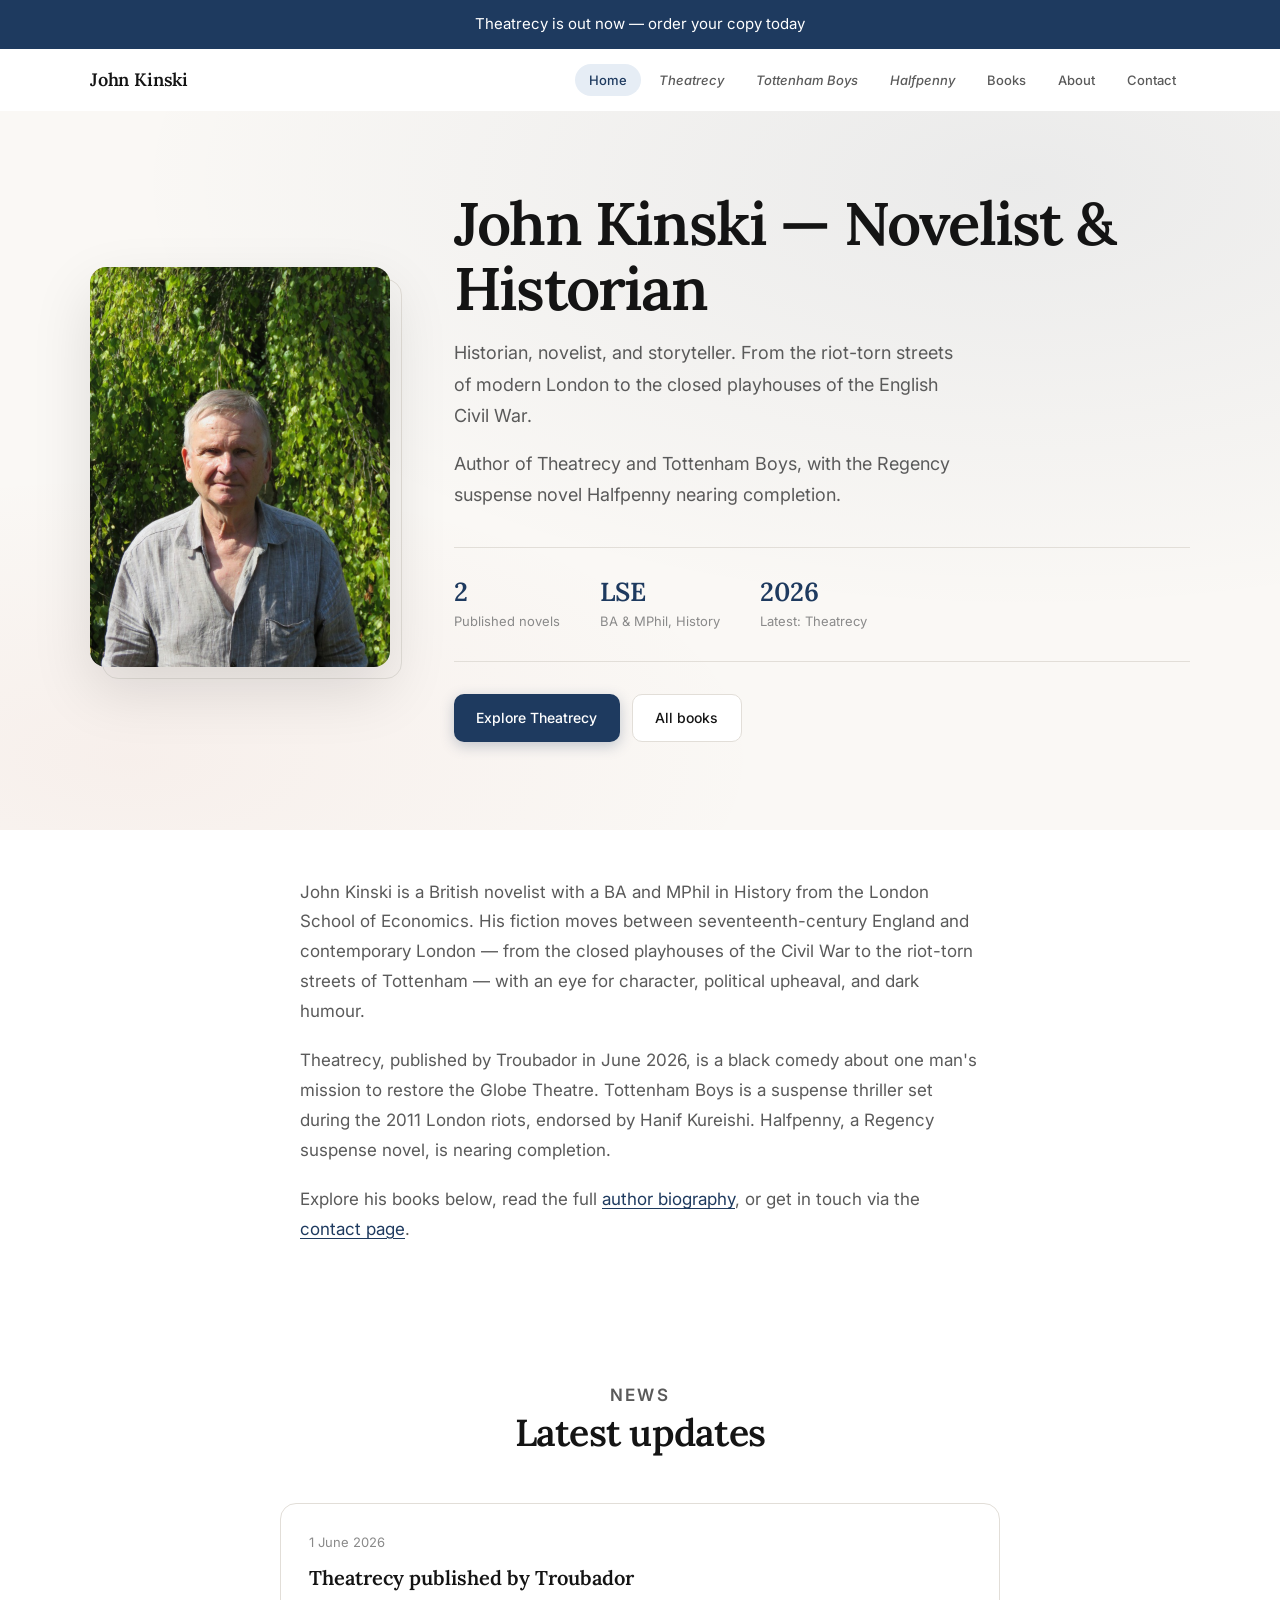
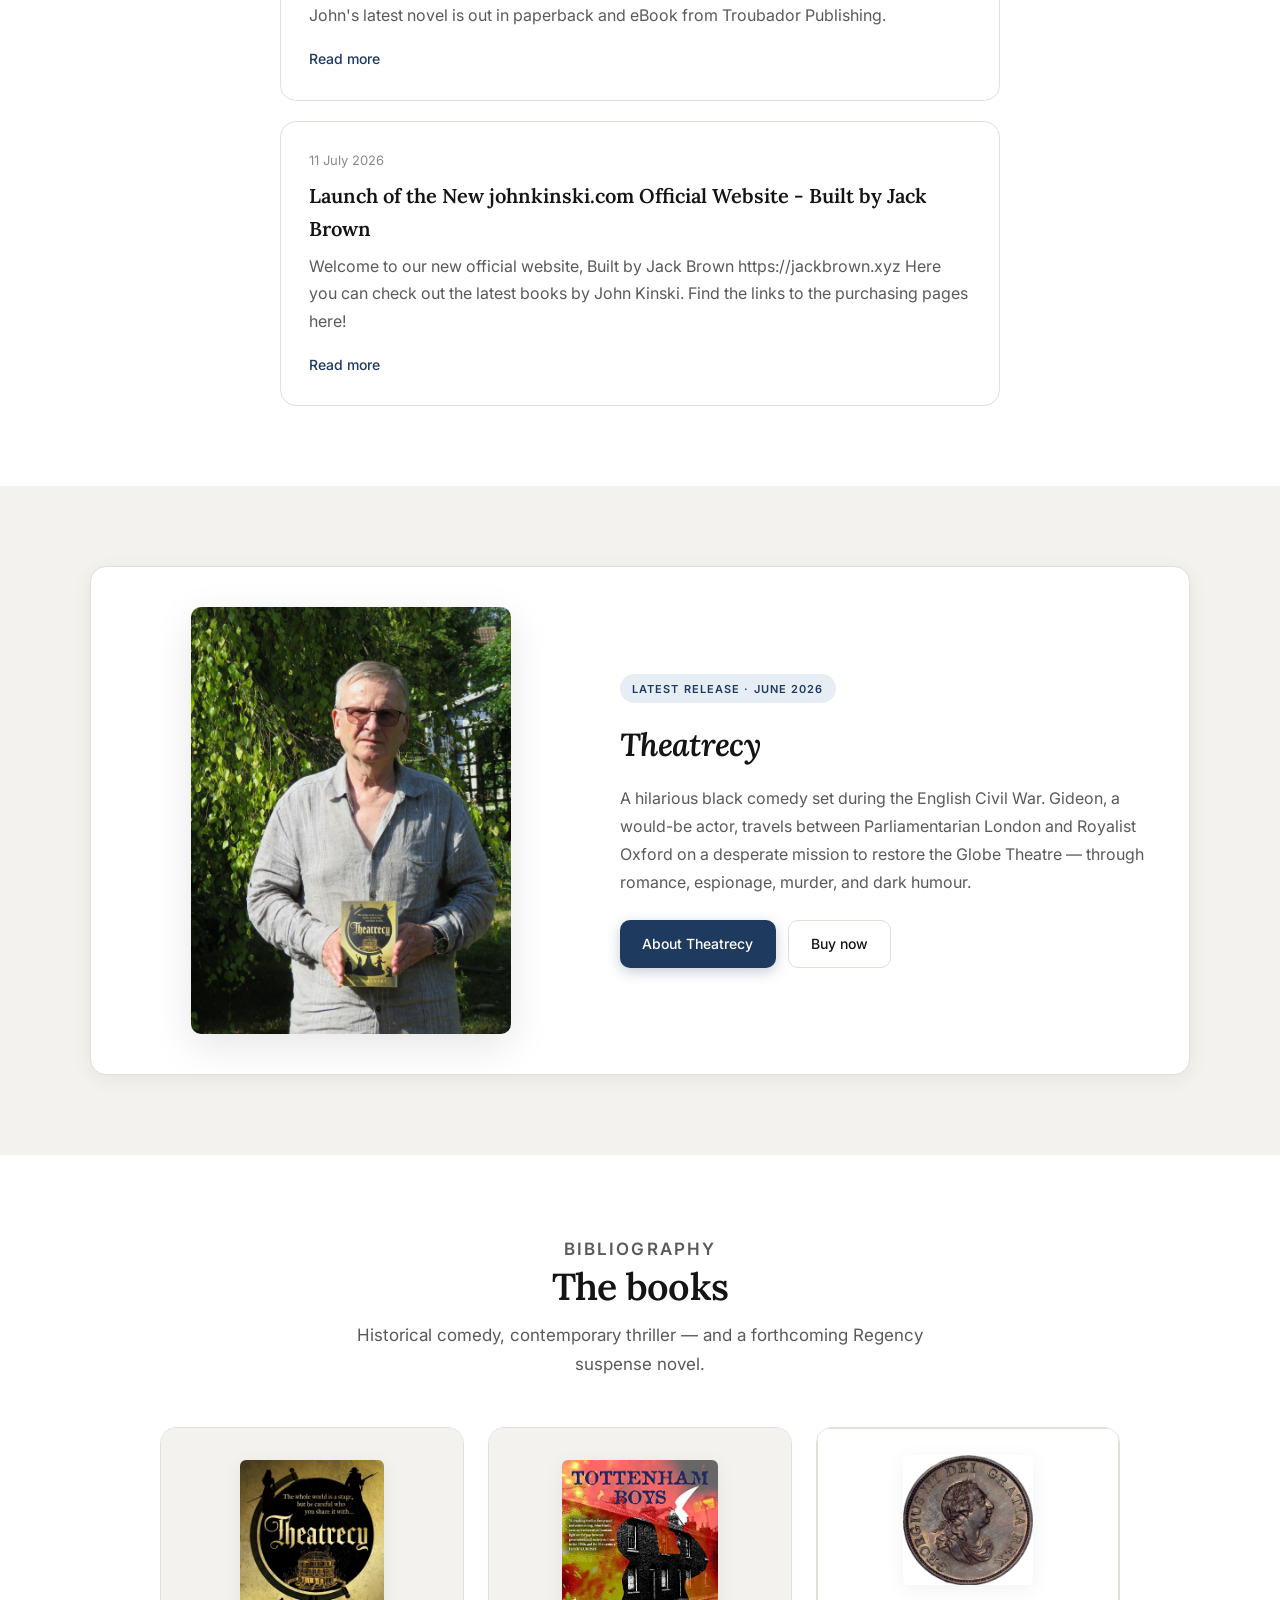
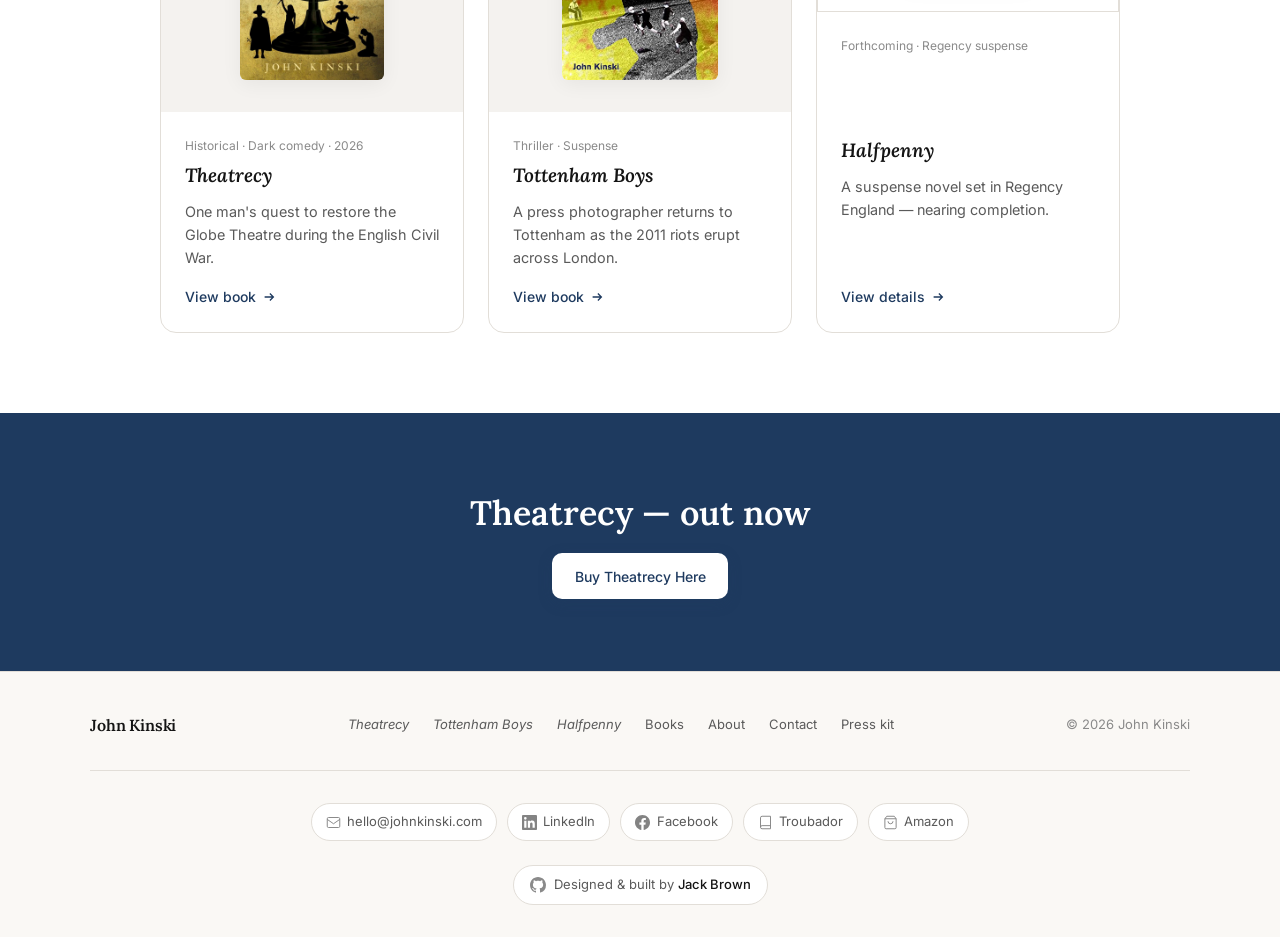
<file: index.html>
<!DOCTYPE html>
<html lang="en-GB">
<head>
	<meta charset="UTF-8">
	<meta name="viewport" content="width=device-width, initial-scale=1.0">
	<meta name="description" content="John Kinski — author of Theatrecy, Tottenham Boys, and the forthcoming novel Halfpenny. Historical fiction, thrillers, and dark comedy.">
	<link rel="canonical" href="https://johnkinski.com/">
	<meta property="og:type" content="website">
	<meta property="og:locale" content="en_GB">
	<meta property="og:site_name" content="John Kinski">
	<meta property="og:url" content="https://johnkinski.com/">
	<meta property="og:title" content="John Kinski — Novelist | Theatrecy &amp; Tottenham Boys">
	<meta property="og:description" content="Author of Theatrecy and Tottenham Boys. Forthcoming Regency suspense novel Halfpenny. Historical fiction, thrillers, and dark comedy.">
	<meta property="og:image" content="https://johnkinski.com/images/og-image.jpg">
	<meta property="og:image:width" content="1200">
	<meta property="og:image:height" content="630">
	<meta property="og:image:type" content="image/jpeg">
	<meta property="og:image:alt" content="John Kinski — author of Theatrecy, Tottenham Boys, and Halfpenny">
	<meta name="twitter:card" content="summary_large_image">
	<meta name="twitter:title" content="John Kinski — Novelist | Theatrecy &amp; Tottenham Boys">
	<meta name="twitter:description" content="Author of Theatrecy and Tottenham Boys. Forthcoming Regency suspense novel Halfpenny.">
	<meta name="twitter:image" content="https://johnkinski.com/images/og-image.jpg">
	<meta name="twitter:image:alt" content="John Kinski — author of Theatrecy and Tottenham Boys">
	<title>John Kinski — Novelist | Theatrecy &amp; Tottenham Boys</title>
	<link rel="preconnect" href="https://fonts.googleapis.com">
	<link rel="preconnect" href="https://fonts.gstatic.com" crossorigin>
	<link href="https://fonts.googleapis.com/css2?family=Inter:wght@400;500;600&family=Lora:ital,wght@0,400;0,600;1,400&display=swap" rel="stylesheet">
	<link rel="icon" href="images/favicon.svg" type="image/svg+xml">
	<link rel="apple-touch-icon" href="images/apple-touch-icon.png">
	<link rel="stylesheet" href="css/style.css?v=3">
	<script type="application/ld+json">
	{
		"@context": "https://schema.org",
		"@graph": [
			{
				"@type": "WebSite",
				"name": "John Kinski",
				"url": "https://johnkinski.com/"
			},
			{
				"@type": "Person",
				"@id": "https://johnkinski.com/#author",
				"name": "John Kinski",
				"url": "https://johnkinski.com/",
				"email": "hello@johnkinski.com",
				"jobTitle": "Novelist",
				"image": "https://johnkinski.com/images/john-kinski-portrait.jpg",
				"description": "Author of Theatrecy, Tottenham Boys, and the forthcoming novel Halfpenny.",
				"sameAs": [
					"https://www.linkedin.com/in/john-kinski-4109a56a",
					"https://troubador.co.uk/author/john-kinski",
					"https://www.facebook.com/profile.php?id=61591485012416"
				]
			},
			{
				"@type": "ItemList",
				"name": "Books by John Kinski",
				"itemListElement": [
					{"@type": "ListItem", "position": 1, "url": "https://johnkinski.com/theatrecy.html", "name": "Theatrecy"},
					{"@type": "ListItem", "position": 2, "url": "https://johnkinski.com/tottenham-boys.html", "name": "Tottenham Boys"},
					{"@type": "ListItem", "position": 3, "url": "https://johnkinski.com/halfpenny.html", "name": "Halfpenny"}
				]
			}
		]
	}
	</script>
</head>
<body>
	<div id="site-announcement" class="site-announcement" hidden>
		<div class="wrap site-announcement-inner">
			<p id="site-announcement-text"></p>
			<a id="site-announcement-link" class="site-announcement-link" hidden aria-label="Announcement link"></a>
		</div>
	</div>
	<header>
		<div class="wrap">
			<a href="index.html" class="logo">John Kinski</a>
			<button class="menu-btn" aria-expanded="false" aria-controls="nav">Menu</button>
			<nav id="nav">
				<ul>
					<li><a href="index.html" class="active">Home</a></li>
					<li><a href="theatrecy.html"><em>Theatrecy</em></a></li>
					<li><a href="tottenham-boys.html"><em>Tottenham Boys</em></a></li>
					<li><a href="halfpenny.html"><em>Halfpenny</em></a></li>
					<li><a href="books.html">Books</a></li>
					<li><a href="about.html">About</a></li>
					<li><a href="contact.html">Contact</a></li>
				</ul>
			</nav>
		</div>
	</header>

	<main>
		<section class="hero">
			<div class="wrap">
				<div class="hero-layout">
					<div class="portrait-wrap reveal">
						<img src="images/john-kinski-portrait.jpg" alt="John Kinski, author" class="portrait" width="300" height="400">
					</div>
					<div class="hero-text">
						<h1 class="reveal" id="hero-title">John Kinski — Novelist &amp; Historian</h1>
						<p class="lead reveal reveal-delay-1" id="hero-lead-1">Historian, novelist, and storyteller. From the riot-torn streets of modern London to the closed playhouses of the English Civil War.</p>
						<p class="lead reveal reveal-delay-1" id="hero-lead-2">Author of <em>Theatrecy</em> and <em>Tottenham Boys</em>, with the Regency suspense novel <em>Halfpenny</em> nearing completion.</p>
						<div class="hero-stats reveal reveal-delay-2">
							<div class="hero-stat"><strong id="hero-stat-1-value">2</strong><span id="hero-stat-1-label">Published novels</span></div>
							<div class="hero-stat"><strong id="hero-stat-2-value">LSE</strong><span id="hero-stat-2-label">BA &amp; MPhil, History</span></div>
							<div class="hero-stat"><strong id="hero-stat-3-value">2026</strong><span id="hero-stat-3-label">Latest: <em>Theatrecy</em></span></div>
						</div>
						<div class="hero-actions reveal reveal-delay-3">
							<a href="theatrecy.html" class="btn btn-primary" id="hero-btn-primary">Explore <em>Theatrecy</em></a>
							<a href="books.html" class="btn btn-secondary" id="hero-btn-secondary">All books</a>
						</div>
					</div>
				</div>
			</div>
		</section>

		<section class="home-intro">
			<div class="wrap-narrow">
				<p class="reveal" id="intro-p1">John Kinski is a British novelist with a BA and MPhil in History from the London School of Economics. His fiction moves between seventeenth-century England and contemporary London — from the closed playhouses of the Civil War to the riot-torn streets of Tottenham — with an eye for character, political upheaval, and dark humour.</p>
				<p class="reveal reveal-delay-1" id="intro-p2"><em>Theatrecy</em>, published by Troubador in June 2026, is a black comedy about one man's mission to restore the Globe Theatre. <em>Tottenham Boys</em> is a suspense thriller set during the 2011 London riots, endorsed by Hanif Kureishi. <em>Halfpenny</em>, a Regency suspense novel, is nearing completion.</p>
				<p class="reveal reveal-delay-2">Explore his books below, read the full <a href="about.html">author biography</a>, or get in touch via the <a href="contact.html">contact page</a>.</p>
			</div>
		</section>

		<section id="news-section" hidden>
			<div class="wrap">
				<div class="section-head center reveal">
					<p class="section-label">News</p>
					<h2>Latest updates</h2>
				</div>
				<div class="news-list" id="news-list"></div>
			</div>
		</section>

		<section class="alt">
			<div class="wrap">
				<div class="featured-spotlight reveal">
					<div class="featured-spotlight-cover">
						<img src="images/john-kinski-theatrecy.jpg" alt="John Kinski holding Theatrecy" width="320" height="427">
					</div>
					<div>
						<span class="featured-badge" id="featured-badge">Latest release · June 2026</span>
						<h2><em id="featured-title">Theatrecy</em></h2>
						<p id="featured-description">A hilarious black comedy set during the English Civil War. Gideon, a would-be actor, travels between Parliamentarian London and Royalist Oxford on a desperate mission to restore the Globe Theatre — through romance, espionage, murder, and dark humour.</p>
						<div class="hero-actions">
							<a href="theatrecy.html" class="btn btn-primary" id="featured-btn-primary">About <em>Theatrecy</em></a>
							<a href="https://troubador.co.uk/bookshop/historical/theatrecy" class="btn btn-secondary" id="featured-btn-secondary" target="_blank" rel="noopener noreferrer">Buy now</a>
						</div>
					</div>
				</div>
			</div>
		</section>

		<section>
			<div class="wrap">
				<div class="section-head center reveal">
					<p class="section-label">Bibliography</p>
					<h2>The books</h2>
					<p>Historical comedy, contemporary thriller — and a forthcoming Regency suspense novel.</p>
				</div>
				<div class="book-grid">
					<a href="theatrecy.html" class="book-card reveal">
						<div class="book-card-cover">
							<img src="images/theatrecy-cover.jpg" alt="Theatrecy" width="130" height="200">
						</div>
						<div class="book-card-body">
							<p class="genre">Historical · Dark comedy · 2026</p>
							<h3><em>Theatrecy</em></h3>
							<p>One man's quest to restore the Globe Theatre during the English Civil War.</p>
							<span class="book-card-link">View book <svg viewBox="0 0 16 16" fill="none" stroke="currentColor" stroke-width="1.5"><path d="M3 8h10M9 4l4 4-4 4"/></svg></span>
						</div>
					</a>
					<a href="tottenham-boys.html" class="book-card reveal reveal-delay-1">
						<div class="book-card-cover">
							<img src="images/tottenham-boys-cover.jpg" alt="Tottenham Boys" width="130" height="184">
						</div>
						<div class="book-card-body">
							<p class="genre">Thriller · Suspense</p>
							<h3><em>Tottenham Boys</em></h3>
							<p>A press photographer returns to Tottenham as the 2011 riots erupt across London.</p>
							<span class="book-card-link">View book <svg viewBox="0 0 16 16" fill="none" stroke="currentColor" stroke-width="1.5"><path d="M3 8h10M9 4l4 4-4 4"/></svg></span>
						</div>
					</a>
					<a href="halfpenny.html" class="book-card coming-soon reveal reveal-delay-2">
						<div class="book-card-cover">
							<img src="images/halfpenny-coin.png" alt="Halfpenny" class="halfpenny-coin" width="130" height="130">
						</div>
						<div class="book-card-body">
							<p class="genre">Forthcoming · Regency suspense</p>
							<h3><em>Halfpenny</em></h3>
							<p>A suspense novel set in Regency England — nearing completion.</p>
							<span class="book-card-link">View details <svg viewBox="0 0 16 16" fill="none" stroke="currentColor" stroke-width="1.5"><path d="M3 8h10M9 4l4 4-4 4"/></svg></span>
						</div>
					</a>
				</div>
			</div>
		</section>

		<section class="cta-band" id="homepage-cta">
			<div class="wrap reveal">
				<h2 id="homepage-announcement"><em>Theatrecy</em> — out now</h2>
				<a id="homepage-button" class="btn btn-primary" href="https://troubador.co.uk/bookshop/historical/theatrecy" target="_blank" rel="noopener noreferrer">Buy <em>Theatrecy</em></a>
			</div>
		</section>
	</main>

	<footer>
		<div class="wrap">
			<div class="footer-inner">
				<a href="index.html" class="logo">John Kinski</a>
				<div class="footer-links">
					<a href="theatrecy.html"><em>Theatrecy</em></a>
					<a href="tottenham-boys.html"><em>Tottenham Boys</em></a>
					<a href="halfpenny.html"><em>Halfpenny</em></a>
					<a href="books.html">Books</a>
					<a href="about.html">About</a>
					<a href="contact.html">Contact</a>
					<a href="press-kit.html">Press kit</a>
				</div>
				<p>&copy; 2026 John Kinski</p>
			</div>
			<div class="footer-social">
				<a href="mailto:hello@johnkinski.com">
					<svg viewBox="0 0 24 24" fill="none" stroke="currentColor" stroke-width="1.5" aria-hidden="true"><rect x="2" y="4" width="20" height="16" rx="2"/><path d="M2 7l10 7 10-7"/></svg>
					hello@johnkinski.com
				</a>
				<a href="https://www.linkedin.com/in/john-kinski-4109a56a" target="_blank" rel="noopener noreferrer">
					<svg viewBox="0 0 24 24" fill="currentColor" aria-hidden="true"><path d="M20.447 20.452h-3.554v-5.569c0-1.328-.027-3.037-1.852-3.037-1.853 0-2.136 1.445-2.136 2.939v5.667H9.351V9h3.414v1.561h.046c.477-.9 1.637-1.85 3.37-1.85 3.601 0 4.267 2.37 4.267 5.455v6.286zM5.337 7.433a2.062 2.062 0 01-2.063-2.065 2.064 2.064 0 114.126 0 2.063 2.063 0 01-2.063 2.065zm1.782 13.019H3.555V9h3.564v11.452zM22.225 0H1.771C.792 0 0 .774 0 1.729v20.542C0 23.227.792 24 1.771 24h20.451C23.2 24 24 23.227 24 22.271V1.729C24 .774 23.2 0 22.222 0h.003z"/></svg>
					LinkedIn
				</a>
				<a href="https://www.facebook.com/profile.php?id=61591485012416" target="_blank" rel="noopener noreferrer">
					<svg viewBox="0 0 24 24" fill="currentColor" aria-hidden="true"><path d="M24 12.073C24 5.405 18.627 0 12 0S0 5.405 0 12.073C0 18.1 4.388 23.094 10.125 24v-8.437H7.078v-3.49h3.047V9.43c0-3.007 1.792-4.669 4.533-4.669 1.312 0 2.686.235 2.686.235v2.953H15.83c-1.491 0-1.956.925-1.956 1.874v2.25h3.328l-.532 3.49h-2.796V24C19.612 23.094 24 18.1 24 12.073z"/></svg>
					Facebook
				</a>
				<a href="https://troubador.co.uk/author/john-kinski" target="_blank" rel="noopener noreferrer">
					<svg viewBox="0 0 24 24" fill="none" stroke="currentColor" stroke-width="1.5" aria-hidden="true"><path d="M4 19.5A2.5 2.5 0 016.5 17H20"/><path d="M6.5 2H20v20H6.5A2.5 2.5 0 014 19.5v-15A2.5 2.5 0 016.5 2z"/></svg>
					Troubador
				</a>
				<a href="https://www.amazon.co.uk/s?k=John+Kinski+author" target="_blank" rel="noopener noreferrer">
					<svg viewBox="0 0 24 24" fill="none" stroke="currentColor" stroke-width="1.5" aria-hidden="true"><path d="M6 2L3 6v14a2 2 0 002 2h14a2 2 0 002-2V6l-3-4z"/><path d="M3 6h18M16 10a4 4 0 01-8 0"/></svg>
					Amazon
				</a>
			</div>
			<div class="footer-credit">
				<a href="https://github.com/null65" target="_blank" rel="noopener noreferrer">
					<svg viewBox="0 0 16 16" fill="currentColor" aria-hidden="true"><path d="M8 0C3.58 0 0 3.58 0 8c0 3.54 2.29 6.53 5.47 7.59.4.07.55-.17.55-.38 0-.19-.01-.82-.01-1.49-2.01.37-2.53-.49-2.69-.94-.09-.23-.48-.94-.82-1.13-.28-.15-.68-.52-.01-.53.63-.01 1.08.58 1.23.82.72 1.21 1.87.87 2.33.66.07-.52.28-.87.51-1.07-1.78-.2-3.64-.89-3.64-3.95 0-.87.31-1.59.82-2.15-.08-.2-.36-1.02.08-2.12 0 0 .67-.21 2.2.82.64-.18 1.32-.27 2-.27.68 0 1.36.09 2 .27 1.53-1.04 2.2-.82 2.2-.82.44 1.1.16 1.92.08 2.12.51.56.82 1.27.82 2.15 0 3.07-1.87 3.75-3.65 3.95.29.25.54.73.54 1.48 0 1.07-.01 1.93-.01 2.2 0 .21.15.46.55.38A8.013 8.013 0 0016 8c0-4.42-3.58-8-8-8z"/></svg>
					<span>Designed &amp; built by <strong>Jack Brown</strong></span>
				</a>
			</div>
		</div>
	</footer>

	<script src="js/main.js"></script>
	<script src="js/site-content.js"></script>
</body>
</html>
</file>
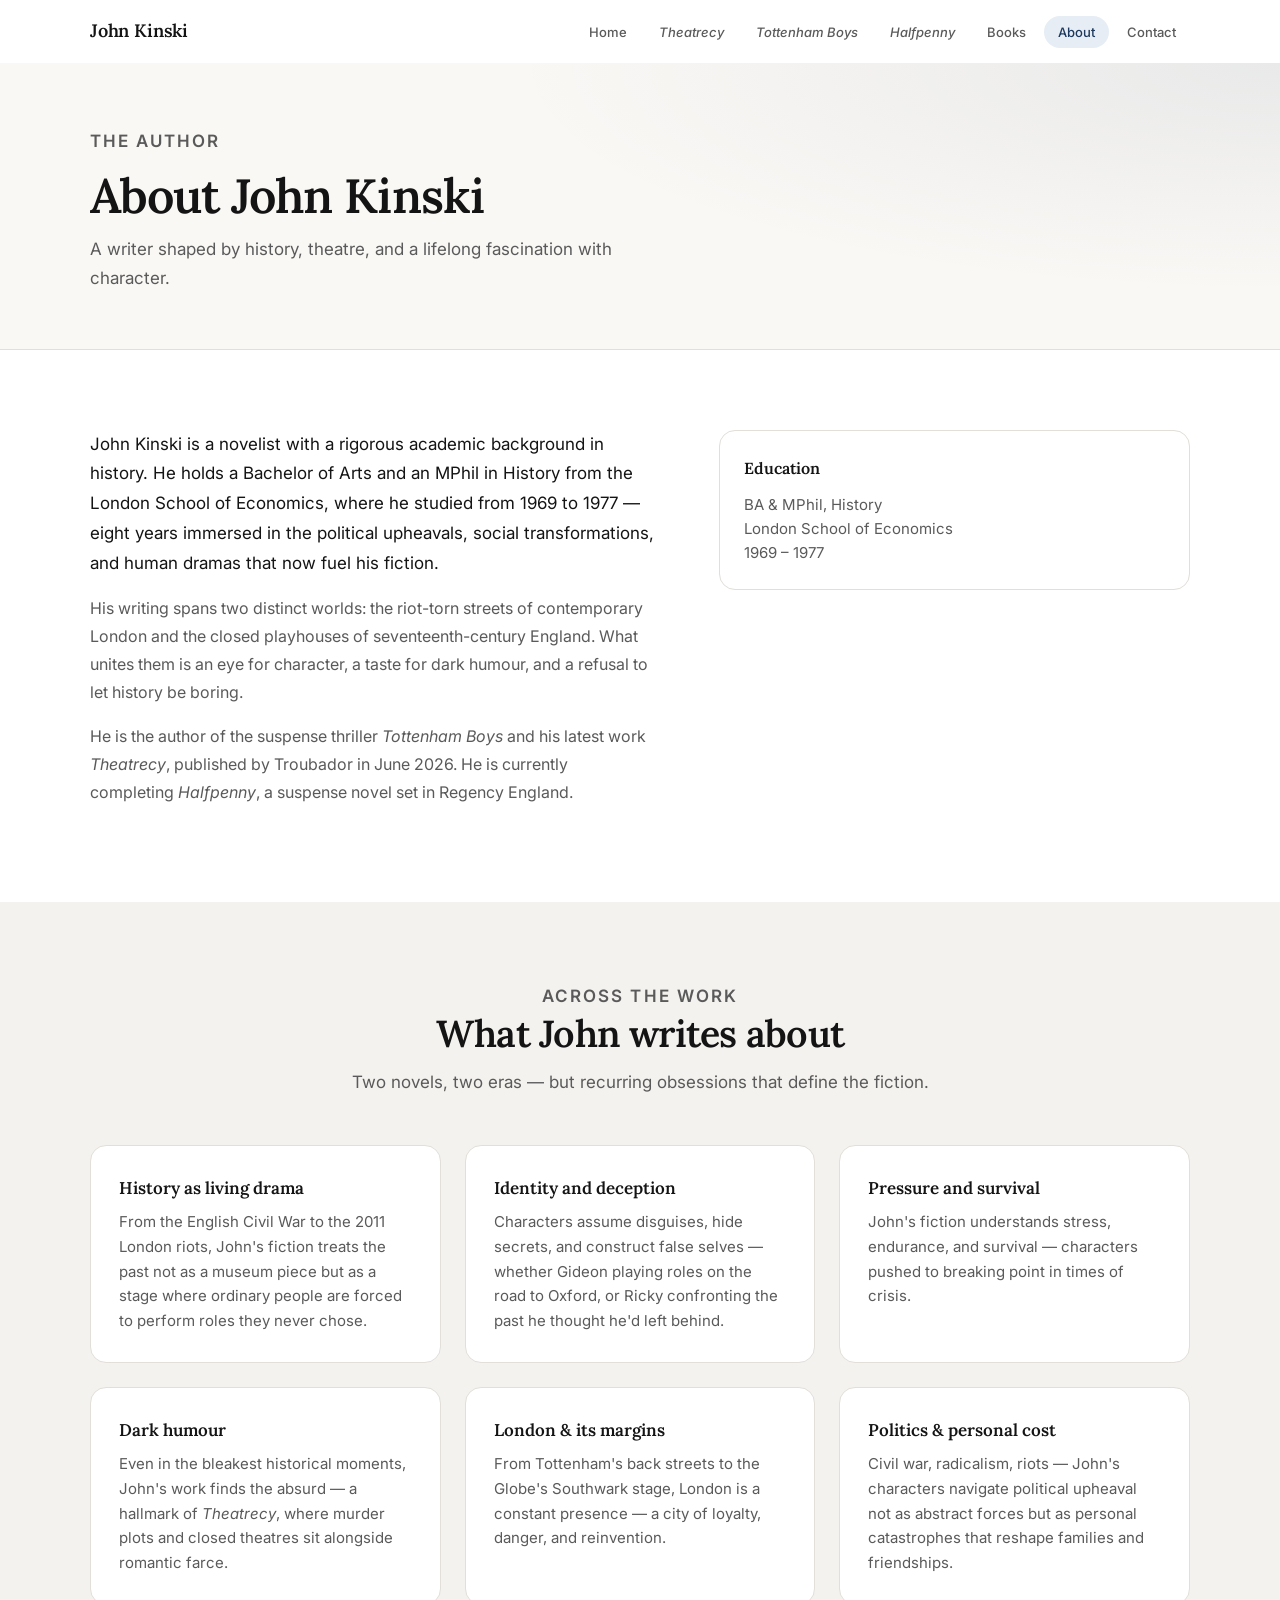
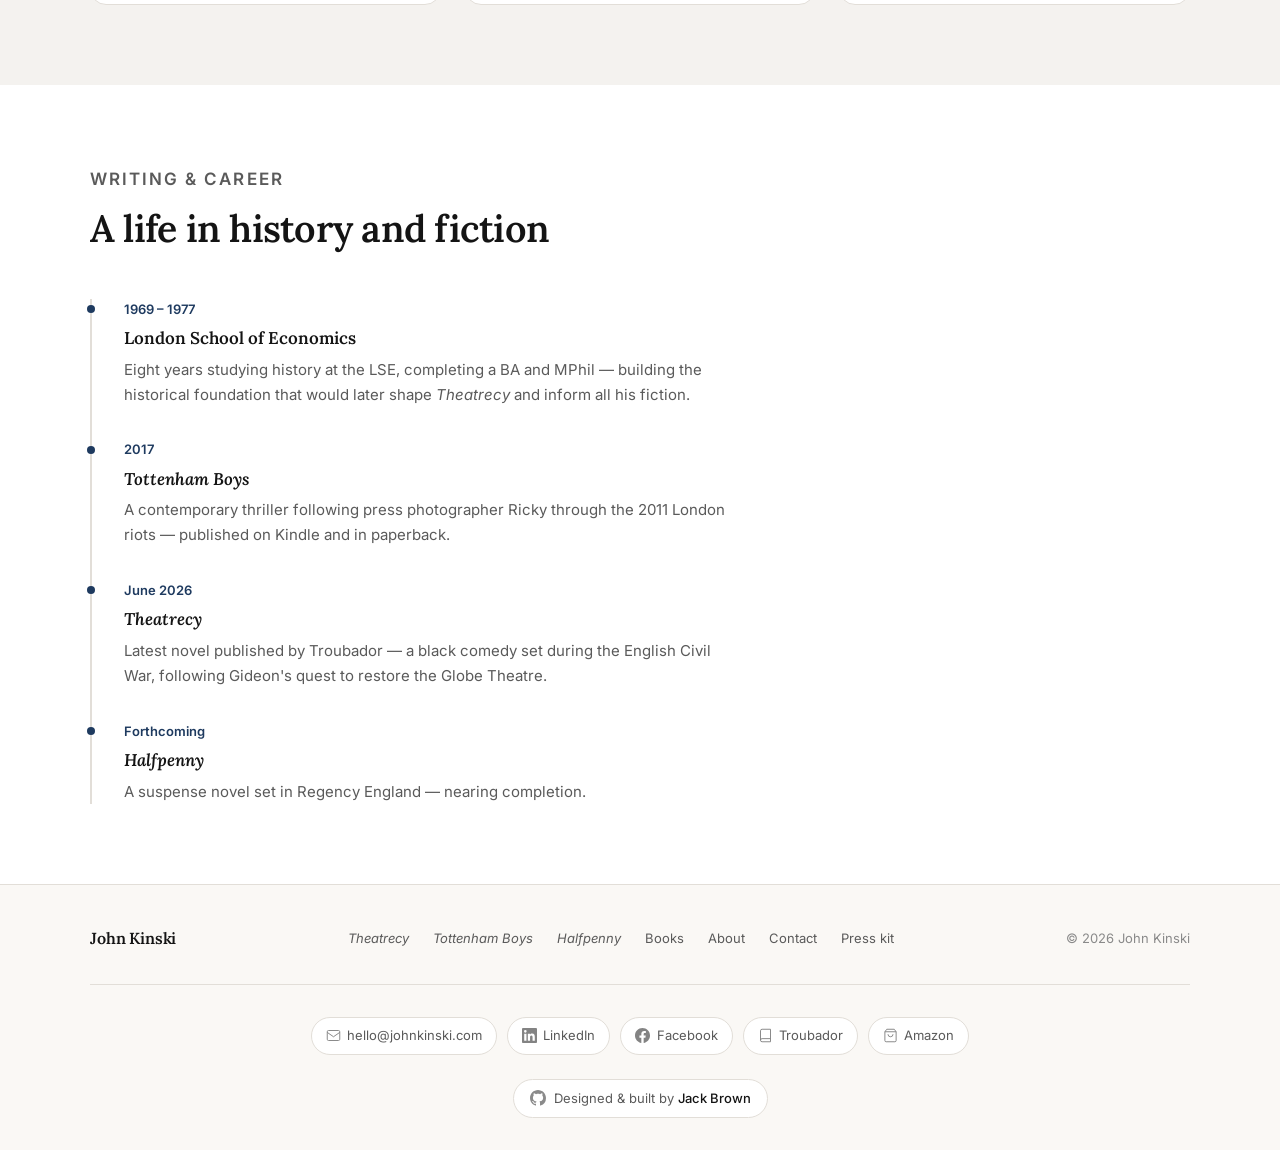
<file: about.html>
<!DOCTYPE html>
<html lang="en-GB">
<head>
	<meta charset="UTF-8">
	<meta name="viewport" content="width=device-width, initial-scale=1.0">
	<meta name="description" content="About John Kinski — novelist, historian, and author of Theatrecy, Tottenham Boys, and Halfpenny.">
	<link rel="canonical" href="https://johnkinski.com/about.html">
	<meta property="og:type" content="website">
	<meta property="og:locale" content="en_GB">
	<meta property="og:site_name" content="John Kinski">
	<meta property="og:url" content="https://johnkinski.com/about.html">
	<meta property="og:title" content="About John Kinski — Novelist, Historian &amp; Author">
	<meta property="og:description" content="Novelist, historian, and author of Theatrecy and Tottenham Boys.">
	<meta property="og:image" content="https://johnkinski.com/images/og-image.jpg">
	<meta property="og:image:width" content="1200">
	<meta property="og:image:height" content="630">
	<meta property="og:image:type" content="image/jpeg">
	<meta property="og:image:alt" content="John Kinski — novelist and author">
	<meta name="twitter:card" content="summary_large_image">
	<meta name="twitter:title" content="About John Kinski — Novelist, Historian &amp; Author">
	<meta name="twitter:description" content="Novelist, historian, and author of Theatrecy and Tottenham Boys.">
	<meta name="twitter:image" content="https://johnkinski.com/images/og-image.jpg">
	<meta name="twitter:image:alt" content="John Kinski — novelist and author">
	<title>About John Kinski — Novelist, Historian &amp; Author of Two Novels</title>
	<link rel="preconnect" href="https://fonts.googleapis.com">
	<link rel="preconnect" href="https://fonts.gstatic.com" crossorigin>
	<link href="https://fonts.googleapis.com/css2?family=Inter:wght@400;500;600&family=Lora:ital,wght@0,400;0,600;1,400&display=swap" rel="stylesheet">
	<link rel="icon" href="images/favicon.svg" type="image/svg+xml">
	<link rel="apple-touch-icon" href="images/apple-touch-icon.png">
	<link rel="stylesheet" href="css/style.css?v=2">
	<script type="application/ld+json">
	{
		"@context": "https://schema.org",
		"@type": "Person",
		"@id": "https://johnkinski.com/#author",
		"name": "John Kinski",
		"url": "https://johnkinski.com/about.html",
		"email": "hello@johnkinski.com",
		"jobTitle": "Novelist",
		"image": "https://johnkinski.com/images/john-kinski-portrait.jpg",
		"description": "Novelist, historian, and author of Theatrecy, Tottenham Boys, and Halfpenny.",
		"sameAs": [
			"https://www.linkedin.com/in/john-kinski-4109a56a",
			"https://troubador.co.uk/author/john-kinski",
			"https://www.facebook.com/profile.php?id=61591485012416"
		],
		"alumniOf": {
			"@type": "CollegeOrUniversity",
			"name": "London School of Economics and Political Science"
		}
	}
	</script>
</head>
<body>
	<header>
		<div class="wrap">
			<a href="index.html" class="logo">John Kinski</a>
			<button class="menu-btn" aria-expanded="false" aria-controls="nav">Menu</button>
			<nav id="nav">
				<ul>
					<li><a href="index.html">Home</a></li>
					<li><a href="theatrecy.html"><em>Theatrecy</em></a></li>
					<li><a href="tottenham-boys.html"><em>Tottenham Boys</em></a></li>
					<li><a href="halfpenny.html"><em>Halfpenny</em></a></li>
					<li><a href="books.html">Books</a></li>
					<li><a href="about.html" class="active">About</a></li>
					<li><a href="contact.html">Contact</a></li>
				</ul>
			</nav>
		</div>
	</header>

	<main>
		<div class="page-hero">
			<div class="wrap">
				<p class="section-label reveal">The Author</p>
				<h1 class="reveal">About John Kinski</h1>
				<p class="reveal reveal-delay-1">A writer shaped by history, theatre, and a lifelong fascination with character.</p>
			</div>
		</div>

		<section>
			<div class="wrap">
				<div class="about-grid">
					<div class="about-body reveal">
						<p>John Kinski is a novelist with a rigorous academic background in history. He holds a Bachelor of Arts and an MPhil in History from the London School of Economics, where he studied from 1969 to 1977 — eight years immersed in the political upheavals, social transformations, and human dramas that now fuel his fiction.</p>
						<p>His writing spans two distinct worlds: the riot-torn streets of contemporary London and the closed playhouses of seventeenth-century England. What unites them is an eye for character, a taste for dark humour, and a refusal to let history be boring.</p>
						<p>He is the author of the suspense thriller <em>Tottenham Boys</em> and his latest work <em>Theatrecy</em>, published by Troubador in June 2026. He is currently completing <em>Halfpenny</em>, a suspense novel set in Regency England.</p>
					</div>
					<div class="about-sidebar reveal reveal-delay-1">
						<div class="info-card">
							<h3>Education</h3>
							<p>BA &amp; MPhil, History<br>London School of Economics<br>1969 – 1977</p>
						</div>
					</div>
				</div>
			</div>
		</section>

		<section class="alt">
			<div class="wrap">
				<div class="section-head center reveal">
					<p class="section-label">Across the work</p>
					<h2>What John writes about</h2>
					<p>Two novels, two eras — but recurring obsessions that define the fiction.</p>
				</div>
				<div class="themes-grid">
					<div class="theme-card reveal">
						<h3>History as living drama</h3>
						<p>From the English Civil War to the 2011 London riots, John's fiction treats the past not as a museum piece but as a stage where ordinary people are forced to perform roles they never chose.</p>
					</div>
					<div class="theme-card reveal reveal-delay-1">
						<h3>Identity and deception</h3>
						<p>Characters assume disguises, hide secrets, and construct false selves — whether Gideon playing roles on the road to Oxford, or Ricky confronting the past he thought he'd left behind.</p>
					</div>
					<div class="theme-card reveal reveal-delay-2">
						<h3>Pressure and survival</h3>
						<p>John's fiction understands stress, endurance, and survival — characters pushed to breaking point in times of crisis.</p>
					</div>
					<div class="theme-card reveal">
						<h3>Dark humour</h3>
						<p>Even in the bleakest historical moments, John's work finds the absurd — a hallmark of <em>Theatrecy</em>, where murder plots and closed theatres sit alongside romantic farce.</p>
					</div>
					<div class="theme-card reveal reveal-delay-1">
						<h3>London &amp; its margins</h3>
						<p>From Tottenham's back streets to the Globe's Southwark stage, London is a constant presence — a city of loyalty, danger, and reinvention.</p>
					</div>
					<div class="theme-card reveal reveal-delay-2">
						<h3>Politics &amp; personal cost</h3>
						<p>Civil war, radicalism, riots — John's characters navigate political upheaval not as abstract forces but as personal catastrophes that reshape families and friendships.</p>
					</div>
				</div>
			</div>
		</section>

		<section>
			<div class="wrap">
				<div class="section-head reveal">
					<p class="section-label">Writing &amp; career</p>
					<h2>A life in history and fiction</h2>
				</div>
				<div class="timeline reveal">
					<div class="timeline-item">
						<p class="year">1969 – 1977</p>
						<h3>London School of Economics</h3>
						<p>Eight years studying history at the LSE, completing a BA and MPhil — building the historical foundation that would later shape <em>Theatrecy</em> and inform all his fiction.</p>
					</div>
					<div class="timeline-item">
						<p class="year">2017</p>
						<h3><em>Tottenham Boys</em></h3>
						<p>A contemporary thriller following press photographer Ricky through the 2011 London riots — published on Kindle and in paperback.</p>
					</div>
					<div class="timeline-item">
						<p class="year">June 2026</p>
						<h3><em>Theatrecy</em></h3>
						<p>Latest novel published by Troubador — a black comedy set during the English Civil War, following Gideon's quest to restore the Globe Theatre.</p>
					</div>
					<div class="timeline-item">
						<p class="year">Forthcoming</p>
						<h3><em>Halfpenny</em></h3>
						<p>A suspense novel set in Regency England — nearing completion.</p>
					</div>
				</div>
			</div>
		</section>
	</main>

	<footer>
		<div class="wrap">
			<div class="footer-inner">
				<a href="index.html" class="logo">John Kinski</a>
				<div class="footer-links">
					<a href="theatrecy.html"><em>Theatrecy</em></a>
					<a href="tottenham-boys.html"><em>Tottenham Boys</em></a>
					<a href="halfpenny.html"><em>Halfpenny</em></a>
					<a href="books.html">Books</a>
					<a href="about.html">About</a>
					<a href="contact.html">Contact</a>
					<a href="press-kit.html">Press kit</a>
				</div>
				<p>&copy; 2026 John Kinski</p>
			</div>
			<div class="footer-social">
				<a href="mailto:hello@johnkinski.com">
					<svg viewBox="0 0 24 24" fill="none" stroke="currentColor" stroke-width="1.5" aria-hidden="true"><rect x="2" y="4" width="20" height="16" rx="2"/><path d="M2 7l10 7 10-7"/></svg>
					hello@johnkinski.com
				</a>
				<a href="https://www.linkedin.com/in/john-kinski-4109a56a" target="_blank" rel="noopener noreferrer">
					<svg viewBox="0 0 24 24" fill="currentColor" aria-hidden="true"><path d="M20.447 20.452h-3.554v-5.569c0-1.328-.027-3.037-1.852-3.037-1.853 0-2.136 1.445-2.136 2.939v5.667H9.351V9h3.414v1.561h.046c.477-.9 1.637-1.85 3.37-1.85 3.601 0 4.267 2.37 4.267 5.455v6.286zM5.337 7.433a2.062 2.062 0 01-2.063-2.065 2.064 2.064 0 114.126 0 2.063 2.063 0 01-2.063 2.065zm1.782 13.019H3.555V9h3.564v11.452zM22.225 0H1.771C.792 0 0 .774 0 1.729v20.542C0 23.227.792 24 1.771 24h20.451C23.2 24 24 23.227 24 22.271V1.729C24 .774 23.2 0 22.222 0h.003z"/></svg>
					LinkedIn
				</a>
				<a href="https://www.facebook.com/profile.php?id=61591485012416" target="_blank" rel="noopener noreferrer">
					<svg viewBox="0 0 24 24" fill="currentColor" aria-hidden="true"><path d="M24 12.073C24 5.405 18.627 0 12 0S0 5.405 0 12.073C0 18.1 4.388 23.094 10.125 24v-8.437H7.078v-3.49h3.047V9.43c0-3.007 1.792-4.669 4.533-4.669 1.312 0 2.686.235 2.686.235v2.953H15.83c-1.491 0-1.956.925-1.956 1.874v2.25h3.328l-.532 3.49h-2.796V24C19.612 23.094 24 18.1 24 12.073z"/></svg>
					Facebook
				</a>
				<a href="https://troubador.co.uk/author/john-kinski" target="_blank" rel="noopener noreferrer">
					<svg viewBox="0 0 24 24" fill="none" stroke="currentColor" stroke-width="1.5" aria-hidden="true"><path d="M4 19.5A2.5 2.5 0 016.5 17H20"/><path d="M6.5 2H20v20H6.5A2.5 2.5 0 014 19.5v-15A2.5 2.5 0 016.5 2z"/></svg>
					Troubador
				</a>
				<a href="https://www.amazon.co.uk/s?k=John+Kinski+author" target="_blank" rel="noopener noreferrer">
					<svg viewBox="0 0 24 24" fill="none" stroke="currentColor" stroke-width="1.5" aria-hidden="true"><path d="M6 2L3 6v14a2 2 0 002 2h14a2 2 0 002-2V6l-3-4z"/><path d="M3 6h18M16 10a4 4 0 01-8 0"/></svg>
					Amazon
				</a>
			</div>
			<div class="footer-credit">
				<a href="https://github.com/null65" target="_blank" rel="noopener noreferrer">
					<svg viewBox="0 0 16 16" fill="currentColor" aria-hidden="true"><path d="M8 0C3.58 0 0 3.58 0 8c0 3.54 2.29 6.53 5.47 7.59.4.07.55-.17.55-.38 0-.19-.01-.82-.01-1.49-2.01.37-2.53-.49-2.69-.94-.09-.23-.48-.94-.82-1.13-.28-.15-.68-.52-.01-.53.63-.01 1.08.58 1.23.82.72 1.21 1.87.87 2.33.66.07-.52.28-.87.51-1.07-1.78-.2-3.64-.89-3.64-3.95 0-.87.31-1.59.82-2.15-.08-.2-.36-1.02.08-2.12 0 0 .67-.21 2.2.82.64-.18 1.32-.27 2-.27.68 0 1.36.09 2 .27 1.53-1.04 2.2-.82 2.2-.82.44 1.1.16 1.92.08 2.12.51.56.82 1.27.82 2.15 0 3.07-1.87 3.75-3.65 3.95.29.25.54.73.54 1.48 0 1.07-.01 1.93-.01 2.2 0 .21.15.46.55.38A8.013 8.013 0 0016 8c0-4.42-3.58-8-8-8z"/></svg>
					<span>Designed &amp; built by <strong>Jack Brown</strong></span>
				</a>
			</div>
		</div>
	</footer>

	<script src="js/main.js"></script>
</body>
</html>
</file>
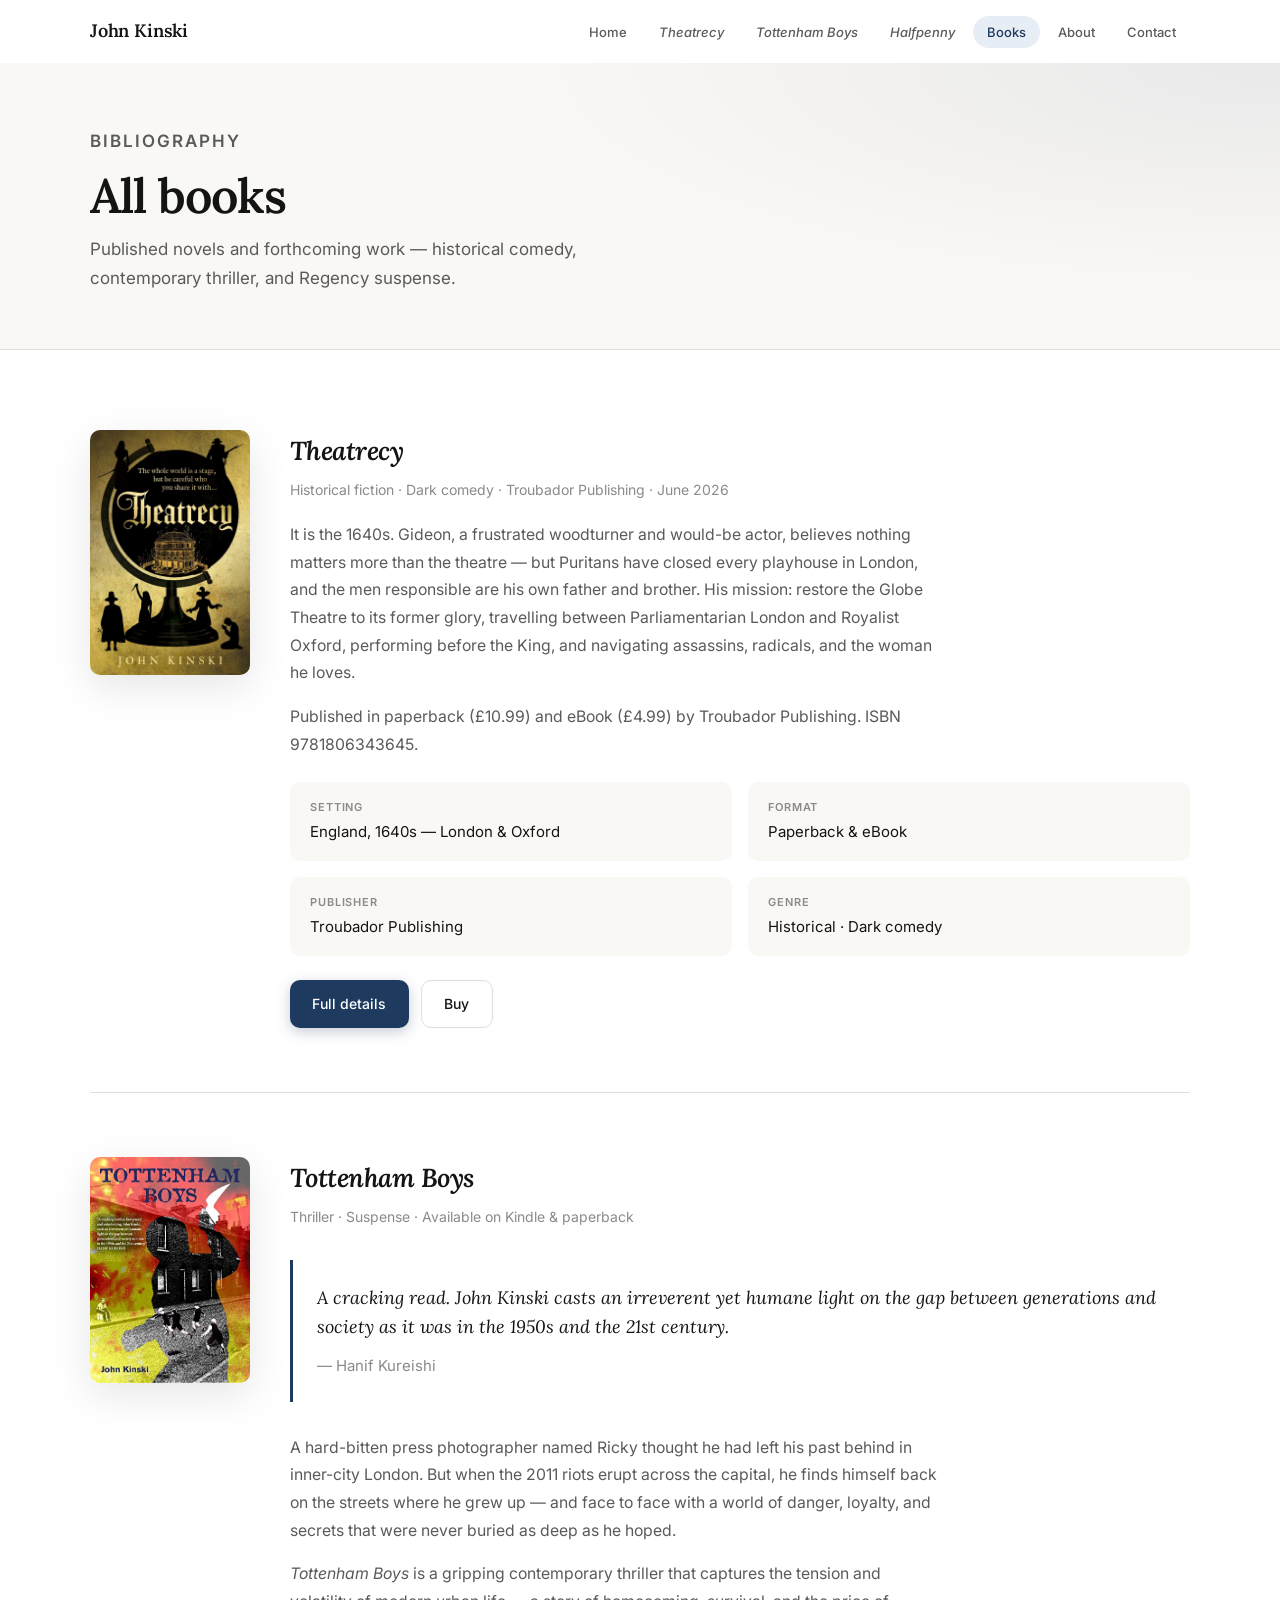
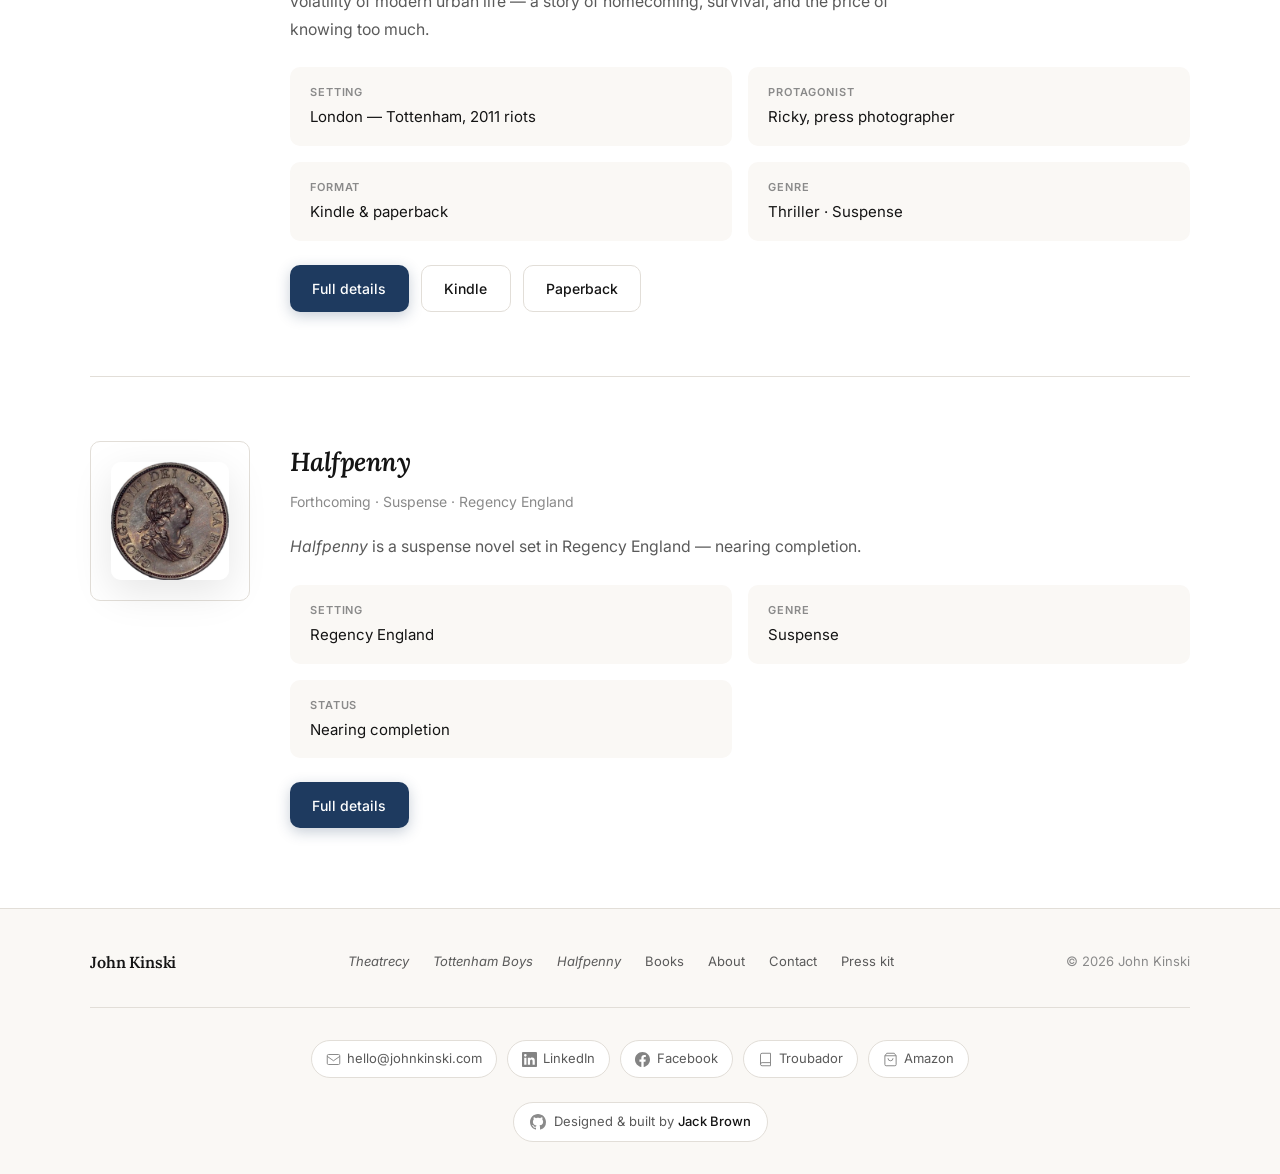
<file: books.html>
<!DOCTYPE html>
<html lang="en-GB">
<head>
	<meta charset="UTF-8">
	<meta name="viewport" content="width=device-width, initial-scale=1.0">
	<meta name="description" content="All books by John Kinski — Theatrecy and Tottenham Boys.">
	<link rel="canonical" href="https://johnkinski.com/books.html">
	<meta property="og:type" content="website">
	<meta property="og:locale" content="en_GB">
	<meta property="og:site_name" content="John Kinski">
	<meta property="og:url" content="https://johnkinski.com/books.html">
	<meta property="og:title" content="Books by John Kinski — Theatrecy &amp; Tottenham Boys">
	<meta property="og:description" content="Theatrecy and Tottenham Boys — historical fiction and contemporary thriller.">
	<meta property="og:image" content="https://johnkinski.com/images/og-image.jpg">
	<meta property="og:image:width" content="1200">
	<meta property="og:image:height" content="630">
	<meta property="og:image:type" content="image/jpeg">
	<meta property="og:image:alt" content="Books by John Kinski — Theatrecy and Tottenham Boys">
	<meta name="twitter:card" content="summary_large_image">
	<meta name="twitter:title" content="Books by John Kinski — Theatrecy &amp; Tottenham Boys">
	<meta name="twitter:description" content="Theatrecy and Tottenham Boys — historical fiction and contemporary thriller.">
	<meta name="twitter:image" content="https://johnkinski.com/images/og-image.jpg">
	<meta name="twitter:image:alt" content="Books by John Kinski — Theatrecy and Tottenham Boys">
	<title>Books by John Kinski — Theatrecy &amp; Tottenham Boys</title>
	<link rel="preconnect" href="https://fonts.googleapis.com">
	<link rel="preconnect" href="https://fonts.gstatic.com" crossorigin>
	<link href="https://fonts.googleapis.com/css2?family=Inter:wght@400;500;600&family=Lora:ital,wght@0,400;0,600;1,400&display=swap" rel="stylesheet">
	<link rel="icon" href="images/favicon.svg" type="image/svg+xml">
	<link rel="apple-touch-icon" href="images/apple-touch-icon.png">
	<link rel="stylesheet" href="css/style.css?v=2">
	<script type="application/ld+json">
	{
		"@context": "https://schema.org",
		"@type": "ItemList",
		"name": "Books by John Kinski",
		"itemListElement": [
			{"@type": "ListItem", "position": 1, "url": "https://johnkinski.com/theatrecy.html", "name": "Theatrecy"},
			{"@type": "ListItem", "position": 2, "url": "https://johnkinski.com/tottenham-boys.html", "name": "Tottenham Boys"},
			{"@type": "ListItem", "position": 3, "url": "https://johnkinski.com/halfpenny.html", "name": "Halfpenny"}
		]
	}
	</script>
</head>
<body>
	<header>
		<div class="wrap">
			<a href="index.html" class="logo">John Kinski</a>
			<button class="menu-btn" aria-expanded="false" aria-controls="nav">Menu</button>
			<nav id="nav">
				<ul>
					<li><a href="index.html">Home</a></li>
					<li><a href="theatrecy.html"><em>Theatrecy</em></a></li>
					<li><a href="tottenham-boys.html"><em>Tottenham Boys</em></a></li>
					<li><a href="halfpenny.html"><em>Halfpenny</em></a></li>
					<li><a href="books.html" class="active">Books</a></li>
					<li><a href="about.html">About</a></li>
					<li><a href="contact.html">Contact</a></li>
				</ul>
			</nav>
		</div>
	</header>

	<main>
		<div class="page-hero">
			<div class="wrap">
				<p class="section-label reveal">Bibliography</p>
				<h1 class="reveal">All books</h1>
				<p class="reveal reveal-delay-1">Published novels and forthcoming work — historical comedy, contemporary thriller, and Regency suspense.</p>
			</div>
		</div>

		<section>
			<div class="wrap">
				<article class="book-feature reveal" id="theatrecy">
					<div class="book-feature-layout">
						<img src="images/theatrecy-cover.jpg" alt="Theatrecy" width="160" height="246">
						<div>
							<h3><em>Theatrecy</em></h3>
							<p class="meta">Historical fiction · Dark comedy · Troubador Publishing · June 2026</p>
							<p class="synopsis">It is the 1640s. Gideon, a frustrated woodturner and would-be actor, believes nothing matters more than the theatre — but Puritans have closed every playhouse in London, and the men responsible are his own father and brother. His mission: restore the Globe Theatre to its former glory, travelling between Parliamentarian London and Royalist Oxford, performing before the King, and navigating assassins, radicals, and the woman he loves.</p>
							<p class="synopsis">Published in paperback (£10.99) and eBook (£4.99) by Troubador Publishing. ISBN 9781806343645.</p>
							<dl class="highlights">
								<div class="highlight"><dt>Setting</dt><dd>England, 1640s — London &amp; Oxford</dd></div>
								<div class="highlight"><dt>Format</dt><dd>Paperback &amp; eBook</dd></div>
								<div class="highlight"><dt>Publisher</dt><dd>Troubador Publishing</dd></div>
								<div class="highlight"><dt>Genre</dt><dd>Historical · Dark comedy</dd></div>
							</dl>
							<div class="hero-actions">
								<a href="theatrecy.html" class="btn btn-primary">Full details</a>
								<a href="https://troubador.co.uk/bookshop/historical/theatrecy" class="btn btn-secondary" target="_blank" rel="noopener noreferrer">Buy</a>
							</div>
						</div>
					</div>
				</article>

				<article class="book-feature reveal" id="tottenham-boys">
					<div class="book-feature-layout">
						<img src="images/tottenham-boys-cover.jpg" alt="Tottenham Boys" width="160" height="227">
						<div>
							<h3><em>Tottenham Boys</em></h3>
							<p class="meta">Thriller · Suspense · Available on Kindle &amp; paperback</p>
							<blockquote class="pullquote">
								A cracking read. John Kinski casts an irreverent yet humane light on the gap between generations and society as it was in the 1950s and the 21st century.
								<cite>— Hanif Kureishi</cite>
							</blockquote>
							<p class="synopsis">A hard-bitten press photographer named Ricky thought he had left his past behind in inner-city London. But when the 2011 riots erupt across the capital, he finds himself back on the streets where he grew up — and face to face with a world of danger, loyalty, and secrets that were never buried as deep as he hoped.</p>
							<p class="synopsis"><em>Tottenham Boys</em> is a gripping contemporary thriller that captures the tension and volatility of modern urban life — a story of homecoming, survival, and the price of knowing too much.</p>
							<dl class="highlights">
								<div class="highlight"><dt>Setting</dt><dd>London — Tottenham, 2011 riots</dd></div>
								<div class="highlight"><dt>Protagonist</dt><dd>Ricky, press photographer</dd></div>
								<div class="highlight"><dt>Format</dt><dd>Kindle &amp; paperback</dd></div>
								<div class="highlight"><dt>Genre</dt><dd>Thriller · Suspense</dd></div>
							</dl>
							<div class="hero-actions">
								<a href="tottenham-boys.html" class="btn btn-primary">Full details</a>
								<a href="https://www.amazon.co.uk/dp/B074FSGY23" class="btn btn-secondary" target="_blank" rel="noopener noreferrer">Kindle</a>
								<a href="https://www.amazon.co.uk/dp/1974077012" class="btn btn-secondary" target="_blank" rel="noopener noreferrer">Paperback</a>
							</div>
						</div>
					</div>
				</article>

				<article class="book-feature coming-soon reveal" id="halfpenny">
					<div class="book-feature-layout">
						<div class="coming-soon-cover coming-soon-cover--coin">
							<img src="images/halfpenny-coin.png" alt="George III halfpenny coin — Halfpenny by John Kinski" class="halfpenny-coin" width="160" height="160">
						</div>
						<div>
							<h3><em>Halfpenny</em></h3>
							<p class="meta">Forthcoming · Suspense · Regency England</p>
							<p class="synopsis"><em>Halfpenny</em> is a suspense novel set in Regency England — nearing completion.</p>
							<dl class="highlights">
								<div class="highlight"><dt>Setting</dt><dd>Regency England</dd></div>
								<div class="highlight"><dt>Genre</dt><dd>Suspense</dd></div>
								<div class="highlight"><dt>Status</dt><dd>Nearing completion</dd></div>
							</dl>
							<div class="hero-actions">
								<a href="halfpenny.html" class="btn btn-primary">Full details</a>
							</div>
						</div>
					</div>
				</article>

			</div>
		</section>
	</main>

	<footer>
		<div class="wrap">
			<div class="footer-inner">
				<a href="index.html" class="logo">John Kinski</a>
				<div class="footer-links">
					<a href="theatrecy.html"><em>Theatrecy</em></a>
					<a href="tottenham-boys.html"><em>Tottenham Boys</em></a>
					<a href="halfpenny.html"><em>Halfpenny</em></a>
					<a href="books.html">Books</a>
					<a href="about.html">About</a>
					<a href="contact.html">Contact</a>
					<a href="press-kit.html">Press kit</a>
				</div>
				<p>&copy; 2026 John Kinski</p>
			</div>
			<div class="footer-social">
				<a href="mailto:hello@johnkinski.com">
					<svg viewBox="0 0 24 24" fill="none" stroke="currentColor" stroke-width="1.5" aria-hidden="true"><rect x="2" y="4" width="20" height="16" rx="2"/><path d="M2 7l10 7 10-7"/></svg>
					hello@johnkinski.com
				</a>
				<a href="https://www.linkedin.com/in/john-kinski-4109a56a" target="_blank" rel="noopener noreferrer">
					<svg viewBox="0 0 24 24" fill="currentColor" aria-hidden="true"><path d="M20.447 20.452h-3.554v-5.569c0-1.328-.027-3.037-1.852-3.037-1.853 0-2.136 1.445-2.136 2.939v5.667H9.351V9h3.414v1.561h.046c.477-.9 1.637-1.85 3.37-1.85 3.601 0 4.267 2.37 4.267 5.455v6.286zM5.337 7.433a2.062 2.062 0 01-2.063-2.065 2.064 2.064 0 114.126 0 2.063 2.063 0 01-2.063 2.065zm1.782 13.019H3.555V9h3.564v11.452zM22.225 0H1.771C.792 0 0 .774 0 1.729v20.542C0 23.227.792 24 1.771 24h20.451C23.2 24 24 23.227 24 22.271V1.729C24 .774 23.2 0 22.222 0h.003z"/></svg>
					LinkedIn
				</a>
				<a href="https://www.facebook.com/profile.php?id=61591485012416" target="_blank" rel="noopener noreferrer">
					<svg viewBox="0 0 24 24" fill="currentColor" aria-hidden="true"><path d="M24 12.073C24 5.405 18.627 0 12 0S0 5.405 0 12.073C0 18.1 4.388 23.094 10.125 24v-8.437H7.078v-3.49h3.047V9.43c0-3.007 1.792-4.669 4.533-4.669 1.312 0 2.686.235 2.686.235v2.953H15.83c-1.491 0-1.956.925-1.956 1.874v2.25h3.328l-.532 3.49h-2.796V24C19.612 23.094 24 18.1 24 12.073z"/></svg>
					Facebook
				</a>
				<a href="https://troubador.co.uk/author/john-kinski" target="_blank" rel="noopener noreferrer">
					<svg viewBox="0 0 24 24" fill="none" stroke="currentColor" stroke-width="1.5" aria-hidden="true"><path d="M4 19.5A2.5 2.5 0 016.5 17H20"/><path d="M6.5 2H20v20H6.5A2.5 2.5 0 014 19.5v-15A2.5 2.5 0 016.5 2z"/></svg>
					Troubador
				</a>
				<a href="https://www.amazon.co.uk/s?k=John+Kinski+author" target="_blank" rel="noopener noreferrer">
					<svg viewBox="0 0 24 24" fill="none" stroke="currentColor" stroke-width="1.5" aria-hidden="true"><path d="M6 2L3 6v14a2 2 0 002 2h14a2 2 0 002-2V6l-3-4z"/><path d="M3 6h18M16 10a4 4 0 01-8 0"/></svg>
					Amazon
				</a>
			</div>
			<div class="footer-credit">
				<a href="https://github.com/null65" target="_blank" rel="noopener noreferrer">
					<svg viewBox="0 0 16 16" fill="currentColor" aria-hidden="true"><path d="M8 0C3.58 0 0 3.58 0 8c0 3.54 2.29 6.53 5.47 7.59.4.07.55-.17.55-.38 0-.19-.01-.82-.01-1.49-2.01.37-2.53-.49-2.69-.94-.09-.23-.48-.94-.82-1.13-.28-.15-.68-.52-.01-.53.63-.01 1.08.58 1.23.82.72 1.21 1.87.87 2.33.66.07-.52.28-.87.51-1.07-1.78-.2-3.64-.89-3.64-3.95 0-.87.31-1.59.82-2.15-.08-.2-.36-1.02.08-2.12 0 0 .67-.21 2.2.82.64-.18 1.32-.27 2-.27.68 0 1.36.09 2 .27 1.53-1.04 2.2-.82 2.2-.82.44 1.1.16 1.92.08 2.12.51.56.82 1.27.82 2.15 0 3.07-1.87 3.75-3.65 3.95.29.25.54.73.54 1.48 0 1.07-.01 1.93-.01 2.2 0 .21.15.46.55.38A8.013 8.013 0 0016 8c0-4.42-3.58-8-8-8z"/></svg>
					<span>Designed &amp; built by <strong>Jack Brown</strong></span>
				</a>
			</div>
		</div>
	</footer>

	<script src="js/main.js"></script>
</body>
</html>
</file>
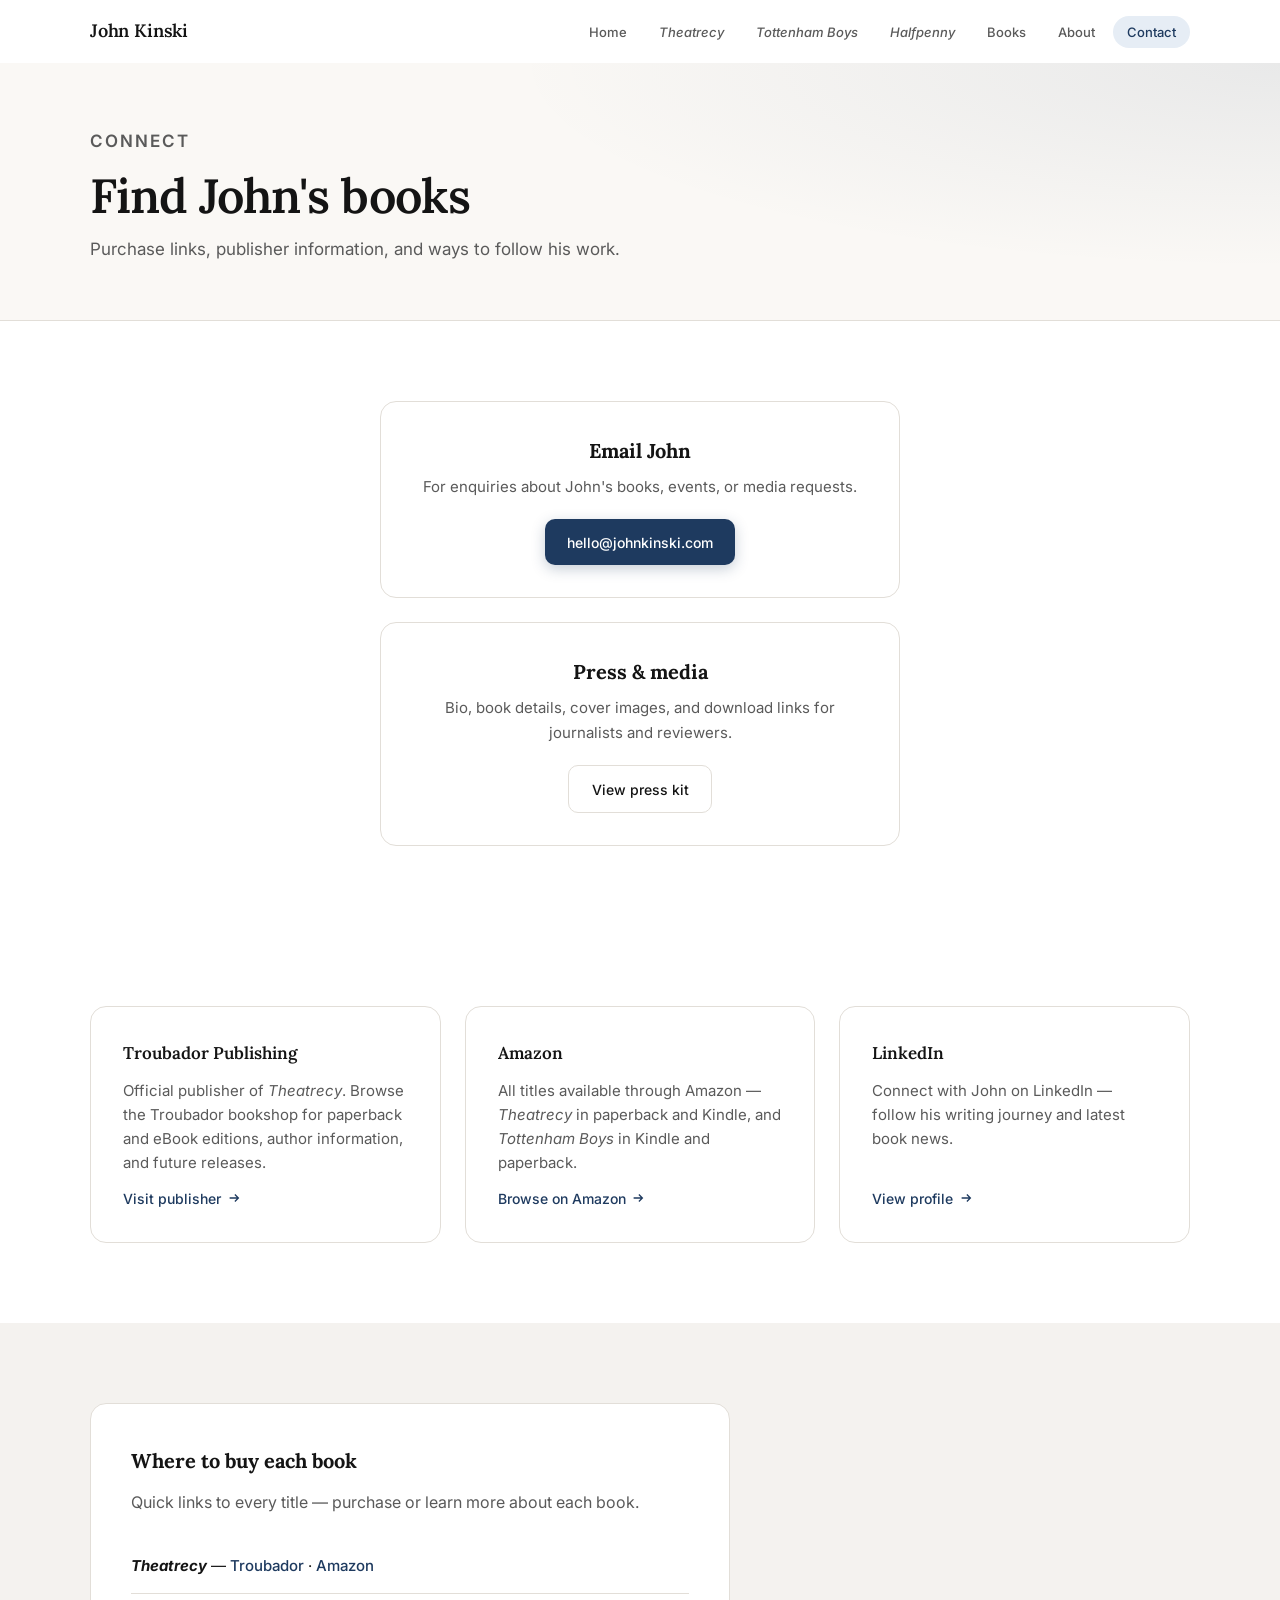
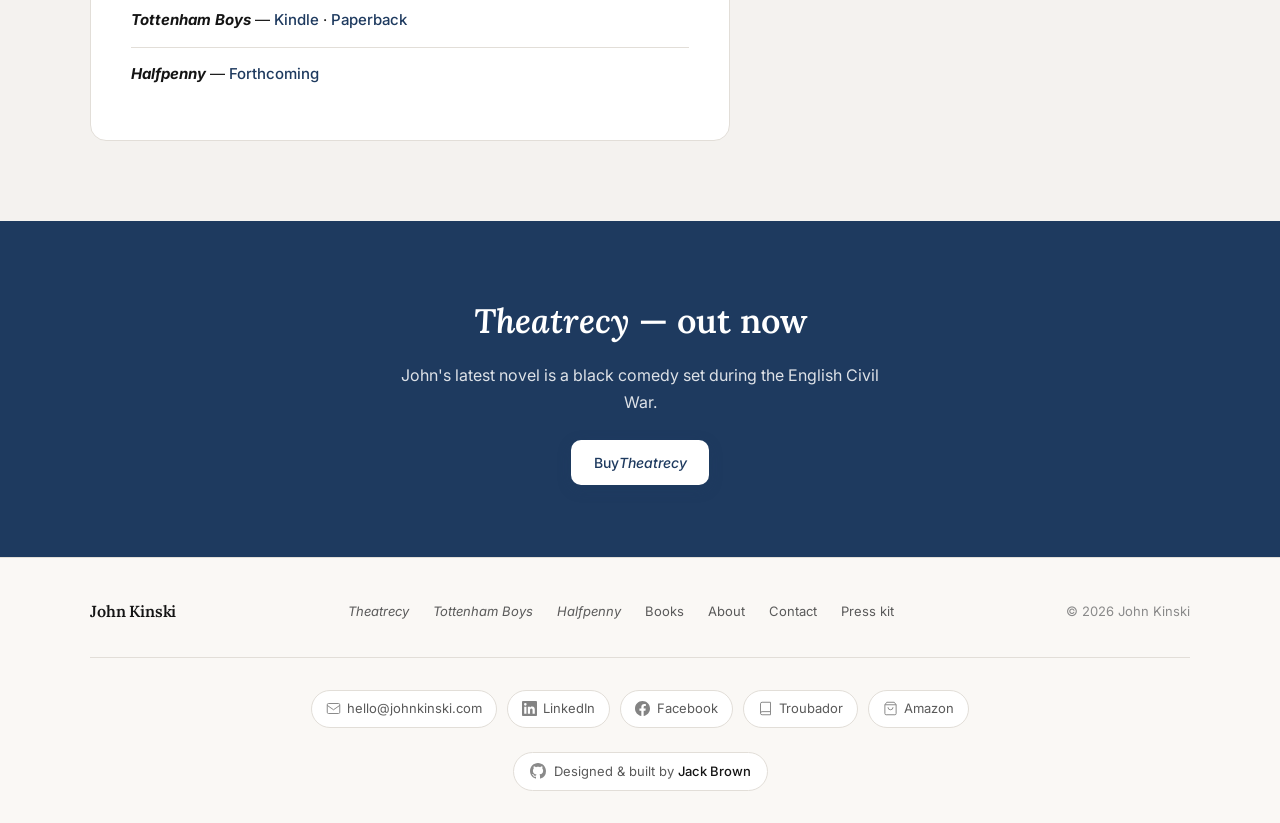
<file: contact.html>
<!DOCTYPE html>
<html lang="en-GB">
<head>
	<meta charset="UTF-8">
	<meta name="viewport" content="width=device-width, initial-scale=1.0">
	<meta name="description" content="Contact John Kinski — find his books on Troubador, Amazon, and LinkedIn.">
	<link rel="canonical" href="https://johnkinski.com/contact.html">
	<meta property="og:type" content="website">
	<meta property="og:locale" content="en_GB">
	<meta property="og:site_name" content="John Kinski">
	<meta property="og:url" content="https://johnkinski.com/contact.html">
	<meta property="og:title" content="Contact John Kinski — Books, Troubador, Amazon &amp; LinkedIn">
	<meta property="og:description" content="Find John Kinski's books on Troubador, Amazon, and LinkedIn.">
	<meta property="og:image" content="https://johnkinski.com/images/og-image.jpg">
	<meta property="og:image:width" content="1200">
	<meta property="og:image:height" content="630">
	<meta property="og:image:type" content="image/jpeg">
	<meta property="og:image:alt" content="Contact John Kinski — author website">
	<meta name="twitter:card" content="summary_large_image">
	<meta name="twitter:title" content="Contact John Kinski — Books, Troubador, Amazon &amp; LinkedIn">
	<meta name="twitter:description" content="Find John Kinski's books on Troubador, Amazon, and LinkedIn.">
	<meta name="twitter:image" content="https://johnkinski.com/images/og-image.jpg">
	<meta name="twitter:image:alt" content="Contact John Kinski — author website">
	<title>Contact John Kinski — Books, Troubador, Amazon &amp; LinkedIn</title>
	<link rel="preconnect" href="https://fonts.googleapis.com">
	<link rel="preconnect" href="https://fonts.gstatic.com" crossorigin>
	<link href="https://fonts.googleapis.com/css2?family=Inter:wght@400;500;600&family=Lora:ital,wght@0,400;0,600;1,400&display=swap" rel="stylesheet">
	<link rel="icon" href="images/favicon.svg" type="image/svg+xml">
	<link rel="apple-touch-icon" href="images/apple-touch-icon.png">
	<link rel="stylesheet" href="css/style.css?v=3">
	<script type="application/ld+json">
	{
		"@context": "https://schema.org",
		"@type": "ContactPage",
		"name": "Contact John Kinski",
		"url": "https://johnkinski.com/contact.html",
		"mainEntity": {
			"@type": "Person",
			"name": "John Kinski",
			"email": "hello@johnkinski.com",
			"url": "https://johnkinski.com/"
		}
	}
	</script>
</head>
<body>
	<header>
		<div class="wrap">
			<a href="index.html" class="logo">John Kinski</a>
			<button class="menu-btn" aria-expanded="false" aria-controls="nav">Menu</button>
			<nav id="nav">
				<ul>
					<li><a href="index.html">Home</a></li>
					<li><a href="theatrecy.html"><em>Theatrecy</em></a></li>
					<li><a href="tottenham-boys.html"><em>Tottenham Boys</em></a></li>
					<li><a href="halfpenny.html"><em>Halfpenny</em></a></li>
					<li><a href="books.html">Books</a></li>
					<li><a href="about.html">About</a></li>
					<li><a href="contact.html" class="active">Contact</a></li>
				</ul>
			</nav>
		</div>
	</header>

	<main>
		<div class="page-hero">
			<div class="wrap">
				<p class="section-label reveal">Connect</p>
				<h1 class="reveal" id="contact-page-title">Find John's books</h1>
				<p class="reveal reveal-delay-1" id="contact-page-subtitle">Purchase links, publisher information, and ways to follow his work.</p>
			</div>
		</div>

		<section>
			<div class="wrap">
				<div class="contact-email-card reveal">
					<h3 id="contact-email-heading">Email John</h3>
					<p id="contact-email-intro">For enquiries about John's books, events, or media requests.</p>
					<a href="mailto:hello@johnkinski.com" class="btn btn-primary">hello@johnkinski.com</a>
				</div>
				<div class="contact-email-card reveal reveal-delay-1">
					<h3 id="contact-press-heading">Press &amp; media</h3>
					<p id="contact-press-intro">Bio, book details, cover images, and download links for journalists and reviewers.</p>
					<a href="press-kit.html" class="btn btn-secondary">View press kit</a>
				</div>
			</div>
		</section>

		<section>
			<div class="wrap">
				<div class="connect-grid">
					<a href="https://troubador.co.uk/author/john-kinski" class="connect-card reveal" target="_blank" rel="noopener noreferrer">
						<h3>Troubador Publishing</h3>
						<p>Official publisher of <em>Theatrecy</em>. Browse the Troubador bookshop for paperback and eBook editions, author information, and future releases.</p>
						<span class="link-arrow">Visit publisher <svg viewBox="0 0 16 16" fill="none" stroke="currentColor" stroke-width="1.5"><path d="M3 8h10M9 4l4 4-4 4"/></svg></span>
					</a>
					<a href="https://www.amazon.co.uk/s?k=John+Kinski+author" class="connect-card reveal reveal-delay-1" target="_blank" rel="noopener noreferrer">
						<h3>Amazon</h3>
						<p>All titles available through Amazon — <em>Theatrecy</em> in paperback and Kindle, and <em>Tottenham Boys</em> in Kindle and paperback.</p>
						<span class="link-arrow">Browse on Amazon <svg viewBox="0 0 16 16" fill="none" stroke="currentColor" stroke-width="1.5"><path d="M3 8h10M9 4l4 4-4 4"/></svg></span>
					</a>
					<a href="https://www.linkedin.com/in/john-kinski-4109a56a" class="connect-card reveal reveal-delay-2" target="_blank" rel="noopener noreferrer">
						<h3>LinkedIn</h3>
						<p>Connect with John on LinkedIn — follow his writing journey and latest book news.</p>
						<span class="link-arrow">View profile <svg viewBox="0 0 16 16" fill="none" stroke="currentColor" stroke-width="1.5"><path d="M3 8h10M9 4l4 4-4 4"/></svg></span>
					</a>
				</div>
			</div>
		</section>

		<section class="alt">
			<div class="wrap">
				<div class="contact-block reveal">
					<h3>Where to buy each book</h3>
					<p>Quick links to every title — purchase or learn more about each book.</p>
					<ul class="contact-list">
						<li><strong><em>Theatrecy</em></strong> — <a href="https://troubador.co.uk/bookshop/historical/theatrecy" target="_blank" rel="noopener noreferrer">Troubador</a> · <a href="https://www.amazon.co.uk/dp/1806343647" target="_blank" rel="noopener noreferrer">Amazon</a></li>
						<li><strong><em>Tottenham Boys</em></strong> — <a href="https://www.amazon.co.uk/dp/B074FSGY23" target="_blank" rel="noopener noreferrer">Kindle</a> · <a href="https://www.amazon.co.uk/dp/1974077012" target="_blank" rel="noopener noreferrer">Paperback</a></li>
						<li><strong><em>Halfpenny</em></strong> — <a href="halfpenny.html">Forthcoming</a></li>
					</ul>
				</div>
			</div>
		</section>

		<section class="cta-band">
			<div class="wrap reveal">
				<h2><em>Theatrecy</em> — out now</h2>
				<p>John's latest novel is a black comedy set during the English Civil War.</p>
				<a href="https://troubador.co.uk/bookshop/historical/theatrecy" class="btn btn-primary" target="_blank" rel="noopener noreferrer">Buy <em>Theatrecy</em></a>
			</div>
		</section>
	</main>

	<footer>
		<div class="wrap">
			<div class="footer-inner">
				<a href="index.html" class="logo">John Kinski</a>
				<div class="footer-links">
					<a href="theatrecy.html"><em>Theatrecy</em></a>
					<a href="tottenham-boys.html"><em>Tottenham Boys</em></a>
					<a href="halfpenny.html"><em>Halfpenny</em></a>
					<a href="books.html">Books</a>
					<a href="about.html">About</a>
					<a href="contact.html">Contact</a>
					<a href="press-kit.html">Press kit</a>
				</div>
				<p>&copy; 2026 John Kinski</p>
			</div>
			<div class="footer-social">
				<a href="mailto:hello@johnkinski.com">
					<svg viewBox="0 0 24 24" fill="none" stroke="currentColor" stroke-width="1.5" aria-hidden="true"><rect x="2" y="4" width="20" height="16" rx="2"/><path d="M2 7l10 7 10-7"/></svg>
					hello@johnkinski.com
				</a>
				<a href="https://www.linkedin.com/in/john-kinski-4109a56a" target="_blank" rel="noopener noreferrer">
					<svg viewBox="0 0 24 24" fill="currentColor" aria-hidden="true"><path d="M20.447 20.452h-3.554v-5.569c0-1.328-.027-3.037-1.852-3.037-1.853 0-2.136 1.445-2.136 2.939v5.667H9.351V9h3.414v1.561h.046c.477-.9 1.637-1.85 3.37-1.85 3.601 0 4.267 2.37 4.267 5.455v6.286zM5.337 7.433a2.062 2.062 0 01-2.063-2.065 2.064 2.064 0 114.126 0 2.063 2.063 0 01-2.063 2.065zm1.782 13.019H3.555V9h3.564v11.452zM22.225 0H1.771C.792 0 0 .774 0 1.729v20.542C0 23.227.792 24 1.771 24h20.451C23.2 24 24 23.227 24 22.271V1.729C24 .774 23.2 0 22.222 0h.003z"/></svg>
					LinkedIn
				</a>
				<a href="https://www.facebook.com/profile.php?id=61591485012416" target="_blank" rel="noopener noreferrer">
					<svg viewBox="0 0 24 24" fill="currentColor" aria-hidden="true"><path d="M24 12.073C24 5.405 18.627 0 12 0S0 5.405 0 12.073C0 18.1 4.388 23.094 10.125 24v-8.437H7.078v-3.49h3.047V9.43c0-3.007 1.792-4.669 4.533-4.669 1.312 0 2.686.235 2.686.235v2.953H15.83c-1.491 0-1.956.925-1.956 1.874v2.25h3.328l-.532 3.49h-2.796V24C19.612 23.094 24 18.1 24 12.073z"/></svg>
					Facebook
				</a>
				<a href="https://troubador.co.uk/author/john-kinski" target="_blank" rel="noopener noreferrer">
					<svg viewBox="0 0 24 24" fill="none" stroke="currentColor" stroke-width="1.5" aria-hidden="true"><path d="M4 19.5A2.5 2.5 0 016.5 17H20"/><path d="M6.5 2H20v20H6.5A2.5 2.5 0 014 19.5v-15A2.5 2.5 0 016.5 2z"/></svg>
					Troubador
				</a>
				<a href="https://www.amazon.co.uk/s?k=John+Kinski+author" target="_blank" rel="noopener noreferrer">
					<svg viewBox="0 0 24 24" fill="none" stroke="currentColor" stroke-width="1.5" aria-hidden="true"><path d="M6 2L3 6v14a2 2 0 002 2h14a2 2 0 002-2V6l-3-4z"/><path d="M3 6h18M16 10a4 4 0 01-8 0"/></svg>
					Amazon
				</a>
			</div>
			<div class="footer-credit">
				<a href="https://github.com/null65" target="_blank" rel="noopener noreferrer">
					<svg viewBox="0 0 16 16" fill="currentColor" aria-hidden="true"><path d="M8 0C3.58 0 0 3.58 0 8c0 3.54 2.29 6.53 5.47 7.59.4.07.55-.17.55-.38 0-.19-.01-.82-.01-1.49-2.01.37-2.53-.49-2.69-.94-.09-.23-.48-.94-.82-1.13-.28-.15-.68-.52-.01-.53.63-.01 1.08.58 1.23.82.72 1.21 1.87.87 2.33.66.07-.52.28-.87.51-1.07-1.78-.2-3.64-.89-3.64-3.95 0-.87.31-1.59.82-2.15-.08-.2-.36-1.02.08-2.12 0 0 .67-.21 2.2.82.64-.18 1.32-.27 2-.27.68 0 1.36.09 2 .27 1.53-1.04 2.2-.82 2.2-.82.44 1.1.16 1.92.08 2.12.51.56.82 1.27.82 2.15 0 3.07-1.87 3.75-3.65 3.95.29.25.54.73.54 1.48 0 1.07-.01 1.93-.01 2.2 0 .21.15.46.55.38A8.013 8.013 0 0016 8c0-4.42-3.58-8-8-8z"/></svg>
					<span>Designed &amp; built by <strong>Jack Brown</strong></span>
				</a>
			</div>
		</div>
	</footer>

	<script src="js/main.js"></script>
	<script src="js/site-content.js"></script>
</body>
</html>
</file>
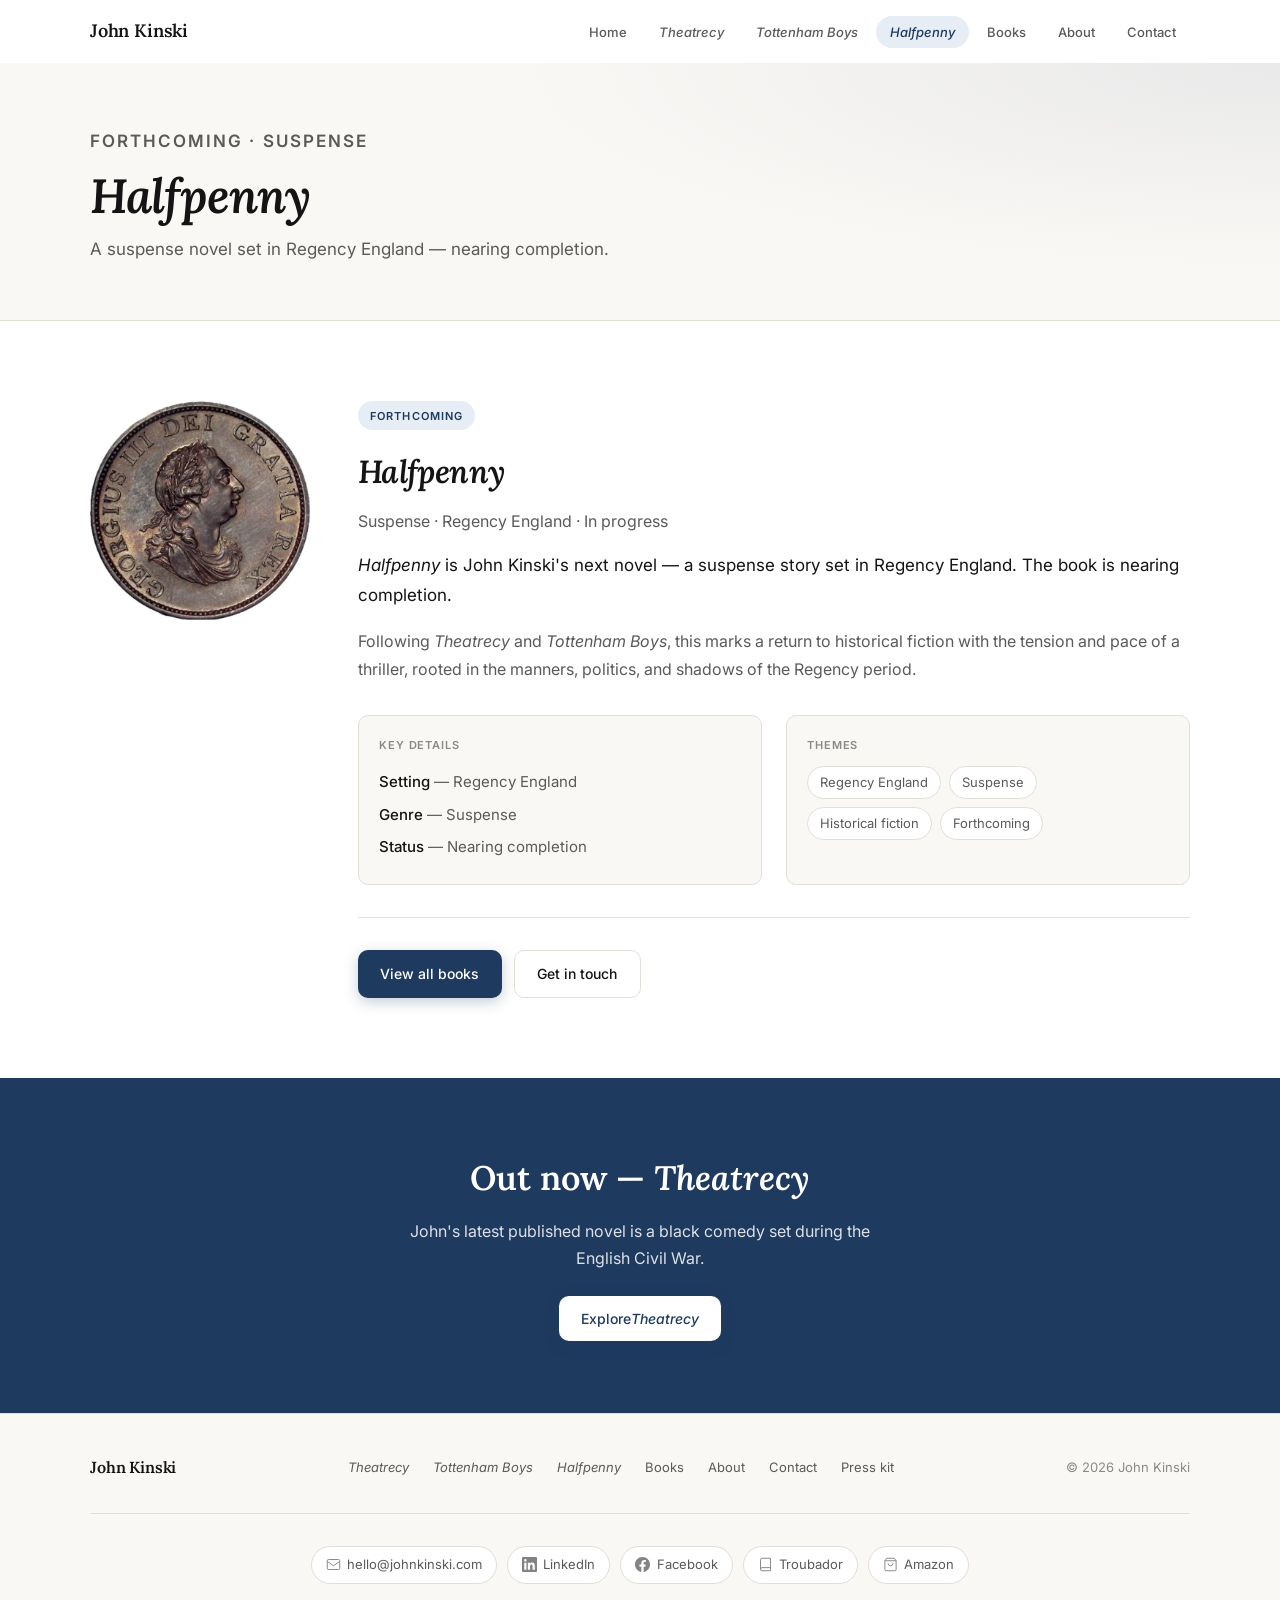
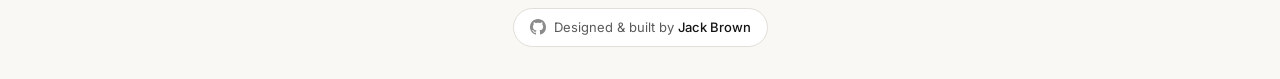
<file: halfpenny.html>
<!DOCTYPE html>
<html lang="en-GB">
<head>
	<meta charset="UTF-8">
	<meta name="viewport" content="width=device-width, initial-scale=1.0">
	<meta name="description" content="Halfpenny by John Kinski — a suspense novel set in Regency England, nearing completion.">
	<link rel="canonical" href="https://johnkinski.com/halfpenny.html">
	<meta property="og:type" content="book">
	<meta property="og:locale" content="en_GB">
	<meta property="og:site_name" content="John Kinski">
	<meta property="og:url" content="https://johnkinski.com/halfpenny.html">
	<meta property="og:title" content="Halfpenny by John Kinski — Regency England Suspense Novel">
	<meta property="og:description" content="A suspense novel set in Regency England — nearing completion.">
	<meta property="og:image" content="https://johnkinski.com/images/og-halfpenny.jpg">
	<meta property="og:image:width" content="1200">
	<meta property="og:image:height" content="630">
	<meta property="og:image:type" content="image/jpeg">
	<meta property="og:image:alt" content="Halfpenny — forthcoming novel by John Kinski">
	<meta name="twitter:card" content="summary_large_image">
	<meta name="twitter:title" content="Halfpenny by John Kinski — Regency England Suspense Novel">
	<meta name="twitter:description" content="A suspense novel set in Regency England — nearing completion.">
	<meta name="twitter:image" content="https://johnkinski.com/images/og-halfpenny.jpg">
	<meta name="twitter:image:alt" content="Halfpenny — forthcoming novel by John Kinski">
	<title>Halfpenny by John Kinski — Regency England Suspense Novel</title>
	<link rel="preconnect" href="https://fonts.googleapis.com">
	<link rel="preconnect" href="https://fonts.gstatic.com" crossorigin>
	<link href="https://fonts.googleapis.com/css2?family=Inter:wght@400;500;600&family=Lora:ital,wght@0,400;0,600;1,400&display=swap" rel="stylesheet">
	<link rel="icon" href="images/favicon.svg" type="image/svg+xml">
	<link rel="apple-touch-icon" href="images/apple-touch-icon.png">
	<link rel="stylesheet" href="css/style.css?v=2">
	<script type="application/ld+json">
	{
		"@context": "https://schema.org",
		"@type": "Book",
		"name": "Halfpenny",
		"url": "https://johnkinski.com/halfpenny.html",
		"image": "https://johnkinski.com/images/halfpenny-coin.png",
		"description": "A suspense novel set in Regency England — nearing completion.",
		"author": {"@type": "Person", "name": "John Kinski", "url": "https://johnkinski.com/"},
		"inLanguage": "en-GB",
		"genre": "Suspense",
		"bookEdition": "Forthcoming"
	}
	</script>
</head>
<body>
	<header>
		<div class="wrap">
			<a href="index.html" class="logo">John Kinski</a>
			<button class="menu-btn" aria-expanded="false" aria-controls="nav">Menu</button>
			<nav id="nav">
				<ul>
					<li><a href="index.html">Home</a></li>
					<li><a href="theatrecy.html"><em>Theatrecy</em></a></li>
					<li><a href="tottenham-boys.html"><em>Tottenham Boys</em></a></li>
					<li><a href="halfpenny.html" class="active"><em>Halfpenny</em></a></li>
					<li><a href="books.html">Books</a></li>
					<li><a href="about.html">About</a></li>
					<li><a href="contact.html">Contact</a></li>
				</ul>
			</nav>
		</div>
	</header>

	<main>
		<div class="page-hero">
			<div class="wrap">
				<p class="section-label reveal">Forthcoming · Suspense</p>
				<h1 class="reveal"><em>Halfpenny</em></h1>
				<p class="reveal reveal-delay-1">A suspense novel set in Regency England — nearing completion.</p>
			</div>
		</div>

		<section>
			<div class="wrap">
				<div class="featured-layout">
					<div class="featured-cover-wrap reveal">
						<img src="images/halfpenny-coin.png" alt="George III halfpenny coin — emblem of Halfpenny by John Kinski" class="halfpenny-coin" width="220" height="220">
					</div>
					<div class="featured-body reveal reveal-delay-1">
						<span class="featured-badge">Forthcoming</span>
						<h3><em>Halfpenny</em></h3>
						<p class="featured-meta">Suspense · Regency England · In progress</p>

						<p class="lead-text"><em>Halfpenny</em> is John Kinski's next novel — a suspense story set in Regency England. The book is nearing completion.</p>

						<p>Following <em>Theatrecy</em> and <em>Tottenham Boys</em>, this marks a return to historical fiction with the tension and pace of a thriller, rooted in the manners, politics, and shadows of the Regency period.</p>

						<div class="detail-grid">
							<div class="detail-box">
								<h4>Key details</h4>
								<ul>
									<li><strong>Setting</strong> — Regency England</li>
									<li><strong>Genre</strong> — Suspense</li>
									<li><strong>Status</strong> — Nearing completion</li>
								</ul>
							</div>
							<div class="detail-box">
								<h4>Themes</h4>
								<div class="tag-list">
									<span class="tag">Regency England</span>
									<span class="tag">Suspense</span>
									<span class="tag">Historical fiction</span>
									<span class="tag">Forthcoming</span>
								</div>
							</div>
						</div>

						<div class="featured-actions">
							<a href="books.html" class="btn btn-primary">View all books</a>
							<a href="contact.html" class="btn btn-secondary">Get in touch</a>
						</div>
					</div>
				</div>
			</div>
		</section>

		<section class="cta-band">
			<div class="wrap reveal">
				<h2>Out now — <em>Theatrecy</em></h2>
				<p>John's latest published novel is a black comedy set during the English Civil War.</p>
				<a href="theatrecy.html" class="btn btn-primary">Explore <em>Theatrecy</em></a>
			</div>
		</section>
	</main>

	<footer>
		<div class="wrap">
			<div class="footer-inner">
				<a href="index.html" class="logo">John Kinski</a>
				<div class="footer-links">
					<a href="theatrecy.html"><em>Theatrecy</em></a>
					<a href="tottenham-boys.html"><em>Tottenham Boys</em></a>
					<a href="halfpenny.html"><em>Halfpenny</em></a>
					<a href="books.html">Books</a>
					<a href="about.html">About</a>
					<a href="contact.html">Contact</a>
					<a href="press-kit.html">Press kit</a>
				</div>
				<p>&copy; 2026 John Kinski</p>
			</div>
			<div class="footer-social">
				<a href="mailto:hello@johnkinski.com">
					<svg viewBox="0 0 24 24" fill="none" stroke="currentColor" stroke-width="1.5" aria-hidden="true"><rect x="2" y="4" width="20" height="16" rx="2"/><path d="M2 7l10 7 10-7"/></svg>
					hello@johnkinski.com
				</a>
				<a href="https://www.linkedin.com/in/john-kinski-4109a56a" target="_blank" rel="noopener noreferrer">
					<svg viewBox="0 0 24 24" fill="currentColor" aria-hidden="true"><path d="M20.447 20.452h-3.554v-5.569c0-1.328-.027-3.037-1.852-3.037-1.853 0-2.136 1.445-2.136 2.939v5.667H9.351V9h3.414v1.561h.046c.477-.9 1.637-1.85 3.37-1.85 3.601 0 4.267 2.37 4.267 5.455v6.286zM5.337 7.433a2.062 2.062 0 01-2.063-2.065 2.064 2.064 0 114.126 0 2.063 2.063 0 01-2.063 2.065zm1.782 13.019H3.555V9h3.564v11.452zM22.225 0H1.771C.792 0 0 .774 0 1.729v20.542C0 23.227.792 24 1.771 24h20.451C23.2 24 24 23.227 24 22.271V1.729C24 .774 23.2 0 22.222 0h.003z"/></svg>
					LinkedIn
				</a>
				<a href="https://www.facebook.com/profile.php?id=61591485012416" target="_blank" rel="noopener noreferrer">
					<svg viewBox="0 0 24 24" fill="currentColor" aria-hidden="true"><path d="M24 12.073C24 5.405 18.627 0 12 0S0 5.405 0 12.073C0 18.1 4.388 23.094 10.125 24v-8.437H7.078v-3.49h3.047V9.43c0-3.007 1.792-4.669 4.533-4.669 1.312 0 2.686.235 2.686.235v2.953H15.83c-1.491 0-1.956.925-1.956 1.874v2.25h3.328l-.532 3.49h-2.796V24C19.612 23.094 24 18.1 24 12.073z"/></svg>
					Facebook
				</a>
				<a href="https://troubador.co.uk/author/john-kinski" target="_blank" rel="noopener noreferrer">
					<svg viewBox="0 0 24 24" fill="none" stroke="currentColor" stroke-width="1.5" aria-hidden="true"><path d="M4 19.5A2.5 2.5 0 016.5 17H20"/><path d="M6.5 2H20v20H6.5A2.5 2.5 0 014 19.5v-15A2.5 2.5 0 016.5 2z"/></svg>
					Troubador
				</a>
				<a href="https://www.amazon.co.uk/s?k=John+Kinski+author" target="_blank" rel="noopener noreferrer">
					<svg viewBox="0 0 24 24" fill="none" stroke="currentColor" stroke-width="1.5" aria-hidden="true"><path d="M6 2L3 6v14a2 2 0 002 2h14a2 2 0 002-2V6l-3-4z"/><path d="M3 6h18M16 10a4 4 0 01-8 0"/></svg>
					Amazon
				</a>
			</div>
			<div class="footer-credit">
				<a href="https://github.com/null65" target="_blank" rel="noopener noreferrer">
					<svg viewBox="0 0 16 16" fill="currentColor" aria-hidden="true"><path d="M8 0C3.58 0 0 3.58 0 8c0 3.54 2.29 6.53 5.47 7.59.4.07.55-.17.55-.38 0-.19-.01-.82-.01-1.49-2.01.37-2.53-.49-2.69-.94-.09-.23-.48-.94-.82-1.13-.28-.15-.68-.52-.01-.53.63-.01 1.08.58 1.23.82.72 1.21 1.87.87 2.33.66.07-.52.28-.87.51-1.07-1.778-.2-3.64-.89-3.64-3.95 0-.87.31-1.59.82-2.15-.08-.2-.36-1.02.08-2.12 0 0 .67-.21 2.2.82.64-.18 1.32-.27 2-.27.68 0 1.36.09 2 .27 1.53-1.04 2.2-.82 2.2-.82.44 1.1.16 1.92.08 2.12.51.56.82 1.27.82 2.15 0 3.07-1.87 3.75-3.65 3.95.29.25.54.73.54 1.48 0 1.07-.01 1.93-.01 2.2 0 .21.15.46.55.38A8.013 8.013 0 0016 8c0-4.42-3.58-8-8-8z"/></svg>
					<span>Designed &amp; built by <strong>Jack Brown</strong></span>
				</a>
			</div>
		</div>
	</footer>

	<script src="js/main.js"></script>
</body>
</html>
</file>
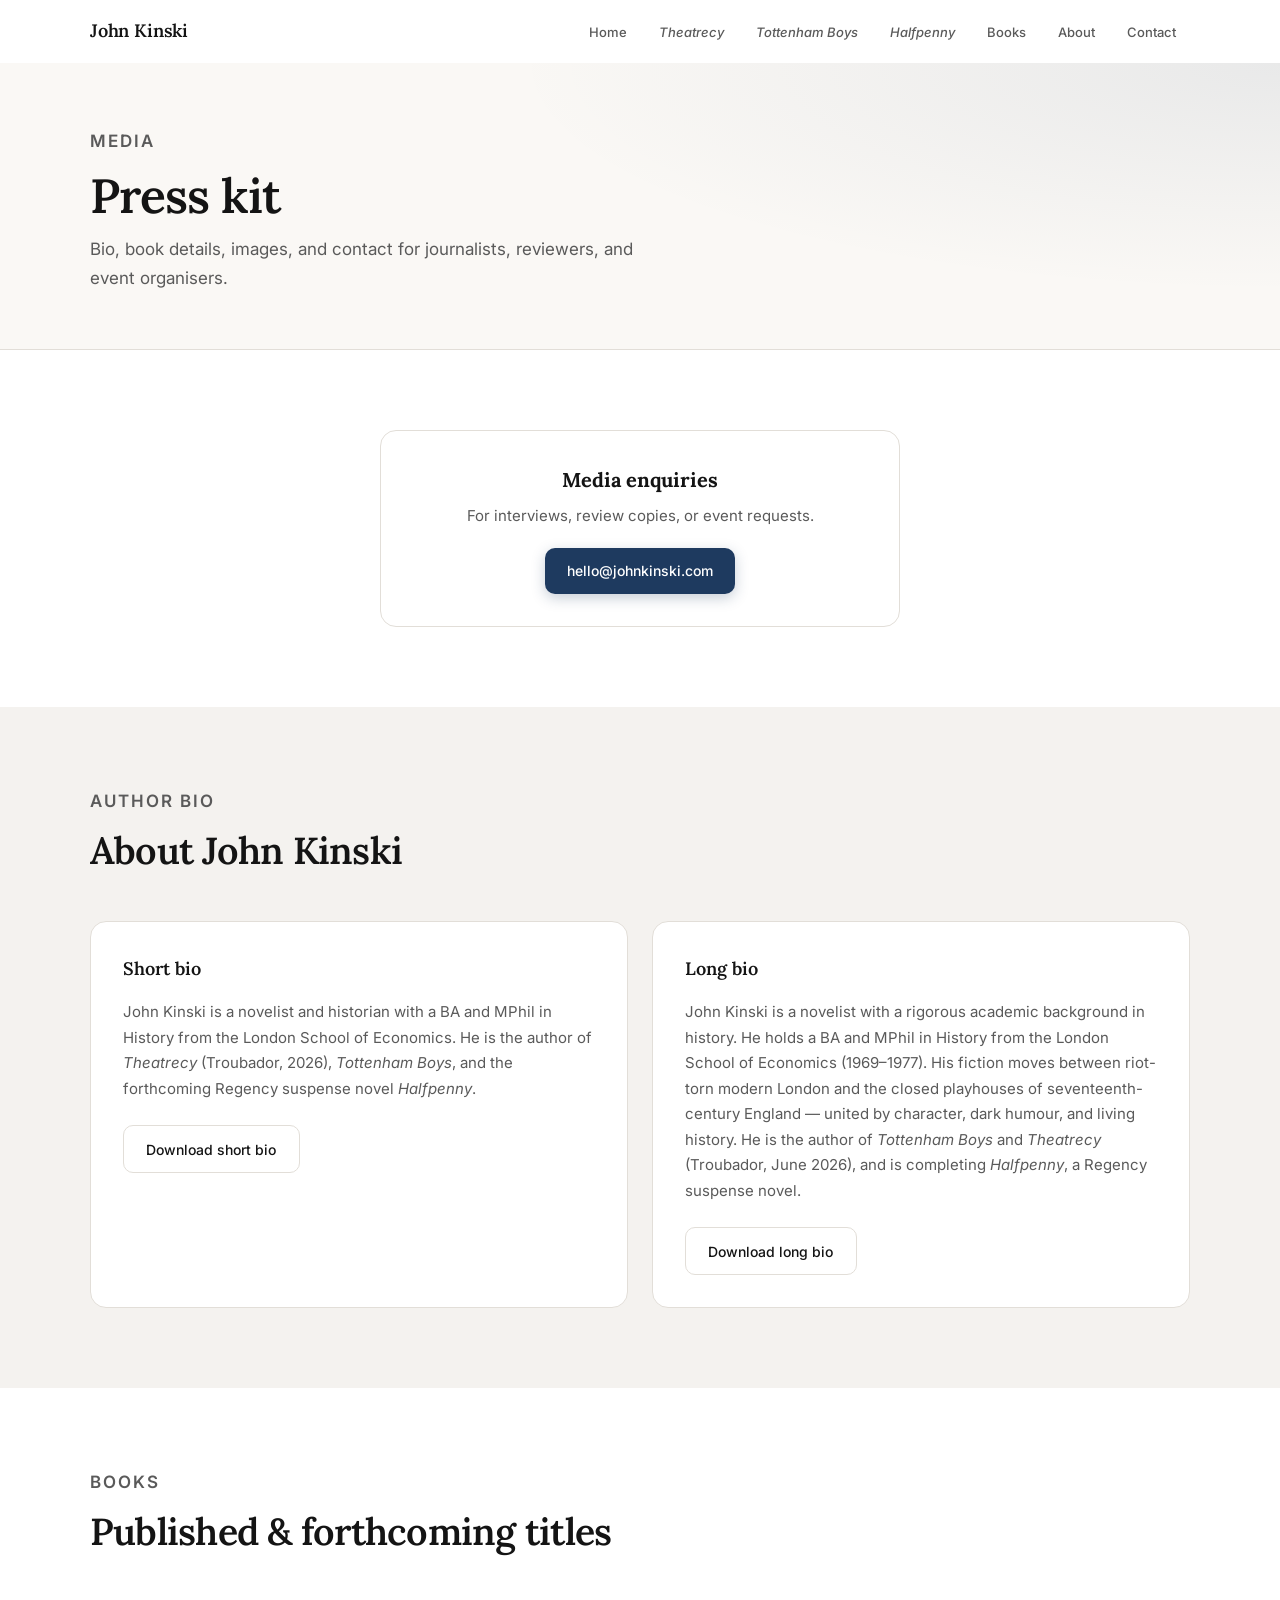
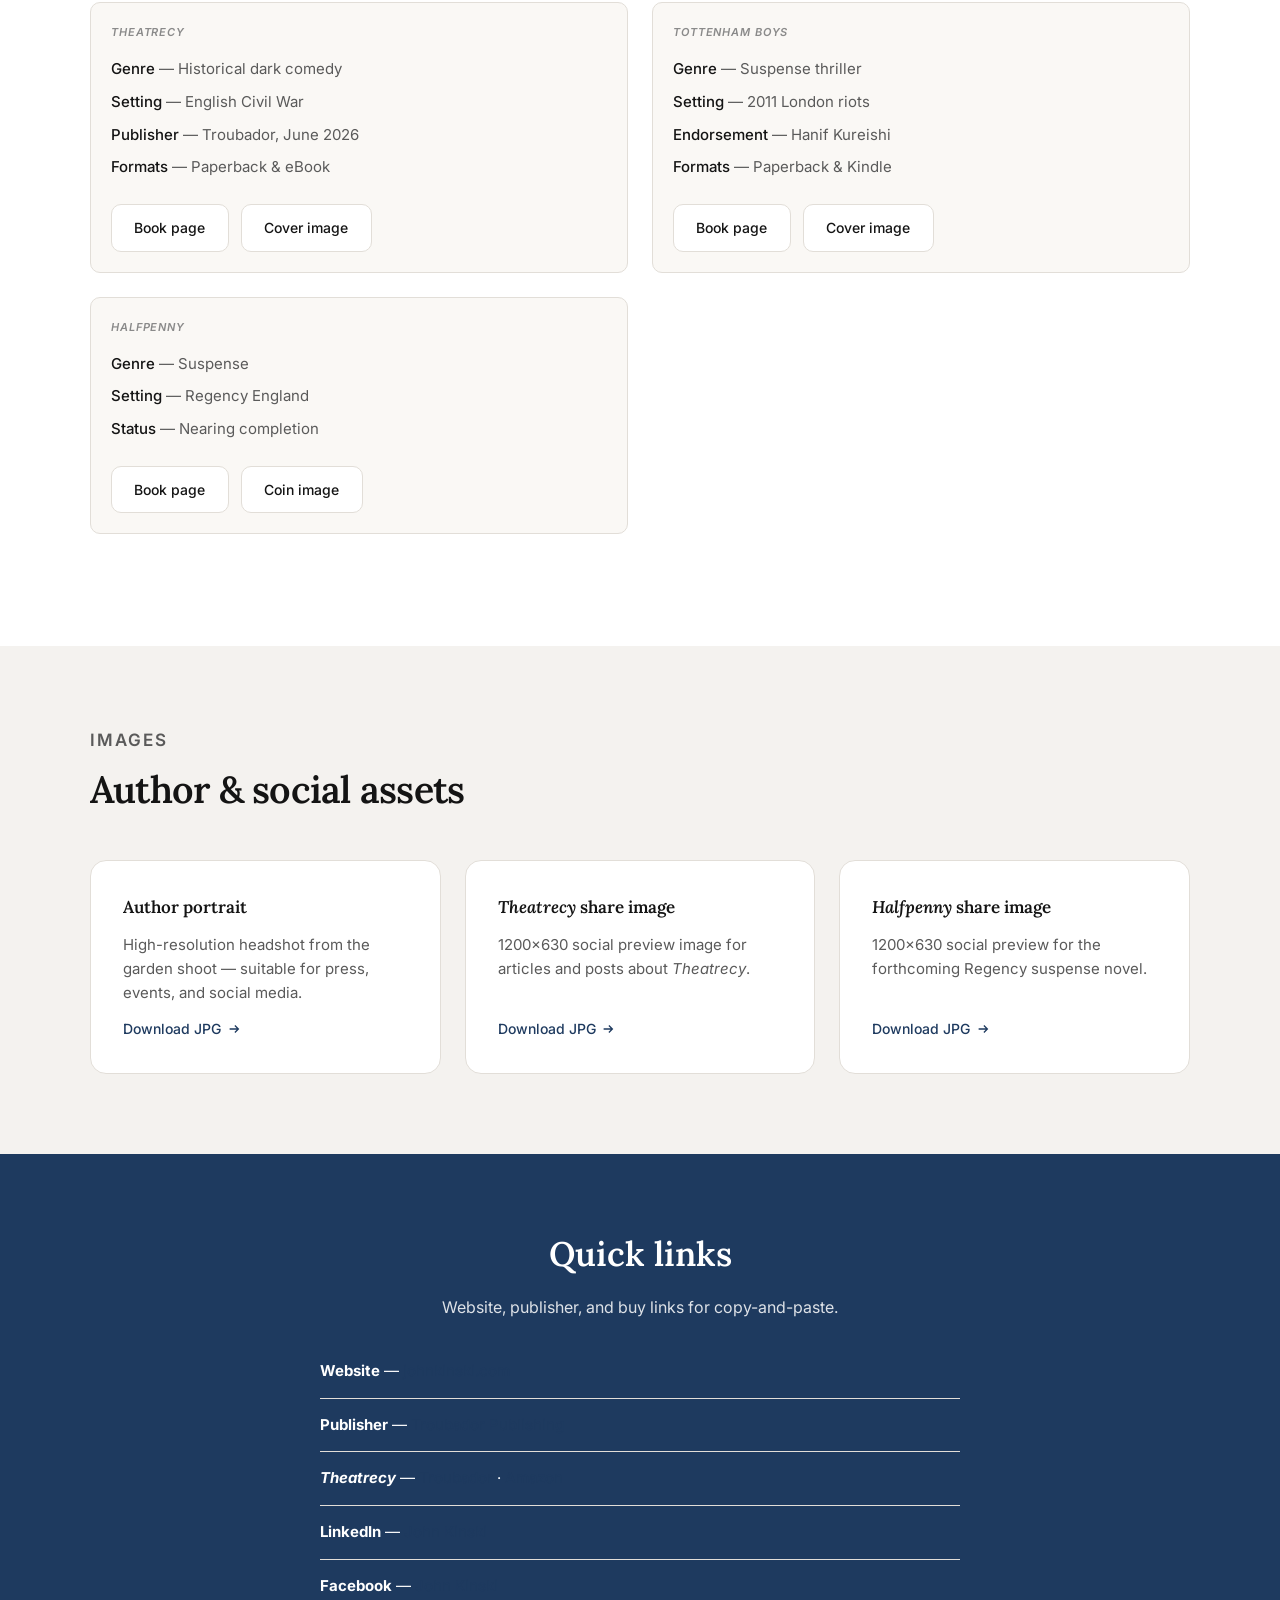
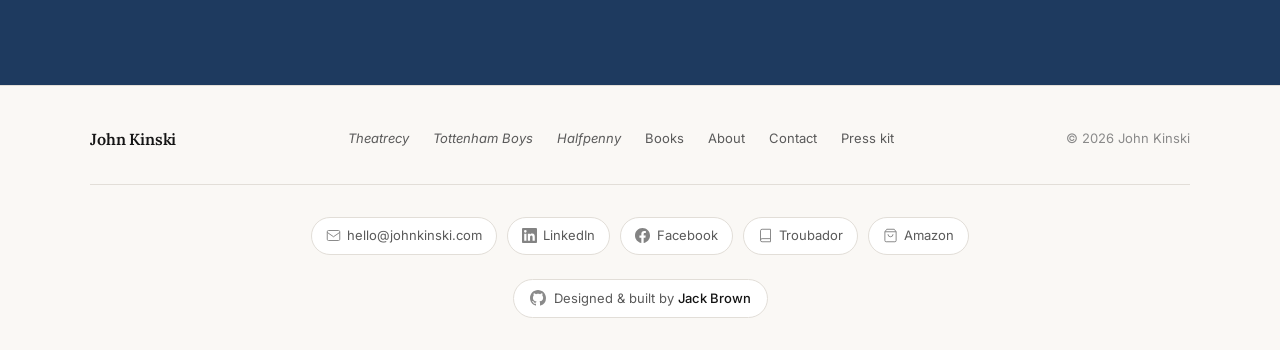
<file: press-kit.html>
<!DOCTYPE html>
<html lang="en-GB">
<head>
	<meta charset="UTF-8">
	<meta name="viewport" content="width=device-width, initial-scale=1.0">
	<meta name="description" content="Press kit for John Kinski — author bio, book details, cover images, and media contact.">
	<link rel="canonical" href="https://johnkinski.com/press-kit.html">
	<meta property="og:type" content="website">
	<meta property="og:locale" content="en_GB">
	<meta property="og:site_name" content="John Kinski">
	<meta property="og:url" content="https://johnkinski.com/press-kit.html">
	<meta property="og:title" content="Press Kit — John Kinski, Novelist">
	<meta property="og:description" content="Author bio, book details, cover images, and media contact for John Kinski.">
	<meta property="og:image" content="https://johnkinski.com/images/og-image.jpg">
	<meta property="og:image:width" content="1200">
	<meta property="og:image:height" content="630">
	<meta property="og:image:type" content="image/jpeg">
	<meta property="og:image:alt" content="John Kinski — press kit">
	<meta name="twitter:card" content="summary_large_image">
	<meta name="twitter:title" content="Press Kit — John Kinski, Novelist">
	<meta name="twitter:description" content="Author bio, book details, cover images, and media contact for John Kinski.">
	<meta name="twitter:image" content="https://johnkinski.com/images/og-image.jpg">
	<meta name="twitter:image:alt" content="John Kinski — press kit">
	<title>Press Kit — John Kinski, Novelist &amp; Author</title>
	<link rel="preconnect" href="https://fonts.googleapis.com">
	<link rel="preconnect" href="https://fonts.gstatic.com" crossorigin>
	<link href="https://fonts.googleapis.com/css2?family=Inter:wght@400;500;600&family=Lora:ital,wght@0,400;0,600;1,400&display=swap" rel="stylesheet">
	<link rel="icon" href="images/favicon.svg" type="image/svg+xml">
	<link rel="apple-touch-icon" href="images/apple-touch-icon.png">
	<link rel="stylesheet" href="css/style.css?v=2">
	<script type="application/ld+json">
	{
		"@context": "https://schema.org",
		"@graph": [
			{
				"@type": "WebPage",
				"name": "Press Kit — John Kinski",
				"url": "https://johnkinski.com/press-kit.html",
				"description": "Press kit for John Kinski — author bio, book details, and media contact."
			},
			{
				"@type": "Person",
				"@id": "https://johnkinski.com/#author",
				"name": "John Kinski",
				"url": "https://johnkinski.com/",
				"email": "hello@johnkinski.com",
				"jobTitle": "Novelist",
				"sameAs": [
					"https://www.linkedin.com/in/john-kinski-4109a56a",
					"https://troubador.co.uk/author/john-kinski",
					"https://www.facebook.com/profile.php?id=61591485012416"
				]
			}
		]
	}
	</script>
</head>
<body>
	<header>
		<div class="wrap">
			<a href="index.html" class="logo">John Kinski</a>
			<button class="menu-btn" aria-expanded="false" aria-controls="nav">Menu</button>
			<nav id="nav">
				<ul>
					<li><a href="index.html">Home</a></li>
					<li><a href="theatrecy.html"><em>Theatrecy</em></a></li>
					<li><a href="tottenham-boys.html"><em>Tottenham Boys</em></a></li>
					<li><a href="halfpenny.html"><em>Halfpenny</em></a></li>
					<li><a href="books.html">Books</a></li>
					<li><a href="about.html">About</a></li>
					<li><a href="contact.html">Contact</a></li>
				</ul>
			</nav>
		</div>
	</header>

	<main>
		<div class="page-hero">
			<div class="wrap">
				<p class="section-label reveal">Media</p>
				<h1 class="reveal">Press kit</h1>
				<p class="reveal reveal-delay-1">Bio, book details, images, and contact for journalists, reviewers, and event organisers.</p>
			</div>
		</div>

		<section>
			<div class="wrap">
				<div class="contact-email-card reveal">
					<h3>Media enquiries</h3>
					<p>For interviews, review copies, or event requests.</p>
					<a href="mailto:hello@johnkinski.com" class="btn btn-primary">hello@johnkinski.com</a>
				</div>
			</div>
		</section>

		<section class="alt">
			<div class="wrap">
				<div class="section-head reveal">
					<p class="section-label">Author bio</p>
					<h2>About John Kinski</h2>
				</div>
				<div class="press-grid">
					<div class="press-block reveal">
						<h3>Short bio</h3>
						<p class="press-copy">John Kinski is a novelist and historian with a BA and MPhil in History from the London School of Economics. He is the author of <em>Theatrecy</em> (Troubador, 2026), <em>Tottenham Boys</em>, and the forthcoming Regency suspense novel <em>Halfpenny</em>.</p>
						<a href="press/john-kinski-bio-short.txt" class="btn btn-secondary" download>Download short bio</a>
					</div>
					<div class="press-block reveal reveal-delay-1">
						<h3>Long bio</h3>
						<p class="press-copy">John Kinski is a novelist with a rigorous academic background in history. He holds a BA and MPhil in History from the London School of Economics (1969–1977). His fiction moves between riot-torn modern London and the closed playhouses of seventeenth-century England — united by character, dark humour, and living history. He is the author of <em>Tottenham Boys</em> and <em>Theatrecy</em> (Troubador, June 2026), and is completing <em>Halfpenny</em>, a Regency suspense novel.</p>
						<a href="press/john-kinski-bio-long.txt" class="btn btn-secondary" download>Download long bio</a>
					</div>
				</div>
			</div>
		</section>

		<section>
			<div class="wrap">
				<div class="section-head reveal">
					<p class="section-label">Books</p>
					<h2>Published &amp; forthcoming titles</h2>
				</div>
				<div class="detail-grid">
					<div class="detail-box reveal">
						<h4><em>Theatrecy</em></h4>
						<ul>
							<li><strong>Genre</strong> — Historical dark comedy</li>
							<li><strong>Setting</strong> — English Civil War</li>
							<li><strong>Publisher</strong> — Troubador, June 2026</li>
							<li><strong>Formats</strong> — Paperback &amp; eBook</li>
						</ul>
						<div class="press-actions">
							<a href="theatrecy.html" class="btn btn-secondary">Book page</a>
							<a href="images/theatrecy-cover.jpg" class="btn btn-secondary" download>Cover image</a>
						</div>
					</div>
					<div class="detail-box reveal reveal-delay-1">
						<h4><em>Tottenham Boys</em></h4>
						<ul>
							<li><strong>Genre</strong> — Suspense thriller</li>
							<li><strong>Setting</strong> — 2011 London riots</li>
							<li><strong>Endorsement</strong> — Hanif Kureishi</li>
							<li><strong>Formats</strong> — Paperback &amp; Kindle</li>
						</ul>
						<div class="press-actions">
							<a href="tottenham-boys.html" class="btn btn-secondary">Book page</a>
							<a href="images/tottenham-boys-cover.jpg" class="btn btn-secondary" download>Cover image</a>
						</div>
					</div>
					<div class="detail-box reveal reveal-delay-2">
						<h4><em>Halfpenny</em></h4>
						<ul>
							<li><strong>Genre</strong> — Suspense</li>
							<li><strong>Setting</strong> — Regency England</li>
							<li><strong>Status</strong> — Nearing completion</li>
						</ul>
						<div class="press-actions">
							<a href="halfpenny.html" class="btn btn-secondary">Book page</a>
							<a href="images/halfpenny-coin.png" class="btn btn-secondary" download>Coin image</a>
						</div>
					</div>
				</div>
			</div>
		</section>

		<section class="alt">
			<div class="wrap">
				<div class="section-head reveal">
					<p class="section-label">Images</p>
					<h2>Author &amp; social assets</h2>
				</div>
				<div class="connect-grid">
					<a href="images/john-kinski-portrait.jpg" class="connect-card reveal" download>
						<h3>Author portrait</h3>
						<p>High-resolution headshot from the garden shoot — suitable for press, events, and social media.</p>
						<span class="link-arrow">Download JPG <svg viewBox="0 0 16 16" fill="none" stroke="currentColor" stroke-width="1.5"><path d="M3 8h10M9 4l4 4-4 4"/></svg></span>
					</a>
					<a href="images/og-theatrecy.jpg" class="connect-card reveal reveal-delay-1" download>
						<h3><em>Theatrecy</em> share image</h3>
						<p>1200×630 social preview image for articles and posts about <em>Theatrecy</em>.</p>
						<span class="link-arrow">Download JPG <svg viewBox="0 0 16 16" fill="none" stroke="currentColor" stroke-width="1.5"><path d="M3 8h10M9 4l4 4-4 4"/></svg></span>
					</a>
					<a href="images/og-halfpenny.jpg" class="connect-card reveal reveal-delay-2" download>
						<h3><em>Halfpenny</em> share image</h3>
						<p>1200×630 social preview for the forthcoming Regency suspense novel.</p>
						<span class="link-arrow">Download JPG <svg viewBox="0 0 16 16" fill="none" stroke="currentColor" stroke-width="1.5"><path d="M3 8h10M9 4l4 4-4 4"/></svg></span>
					</a>
				</div>
			</div>
		</section>

		<section class="cta-band">
			<div class="wrap reveal">
				<h2>Quick links</h2>
				<p>Website, publisher, and buy links for copy-and-paste.</p>
				<ul class="contact-list press-links">
					<li><strong>Website</strong> — <a href="https://johnkinski.com">johnkinski.com</a></li>
					<li><strong>Publisher</strong> — <a href="https://troubador.co.uk/author/john-kinski" target="_blank" rel="noopener noreferrer">Troubador Publishing</a></li>
					<li><strong><em>Theatrecy</em></strong> — <a href="https://troubador.co.uk/bookshop/historical/theatrecy" target="_blank" rel="noopener noreferrer">Troubador</a> · <a href="https://www.amazon.co.uk/dp/1806343647" target="_blank" rel="noopener noreferrer">Amazon</a></li>
					<li><strong>LinkedIn</strong> — <a href="https://www.linkedin.com/in/john-kinski-4109a56a" target="_blank" rel="noopener noreferrer">John Kinski</a></li>
					<li><strong>Facebook</strong> — <a href="https://www.facebook.com/profile.php?id=61591485012416" target="_blank" rel="noopener noreferrer">John Kinski</a></li>
				</ul>
			</div>
		</section>
	</main>

	<footer>
		<div class="wrap">
			<div class="footer-inner">
				<a href="index.html" class="logo">John Kinski</a>
				<div class="footer-links">
					<a href="theatrecy.html"><em>Theatrecy</em></a>
					<a href="tottenham-boys.html"><em>Tottenham Boys</em></a>
					<a href="halfpenny.html"><em>Halfpenny</em></a>
					<a href="books.html">Books</a>
					<a href="about.html">About</a>
					<a href="contact.html">Contact</a>
					<a href="press-kit.html">Press kit</a>
				</div>
				<p>&copy; 2026 John Kinski</p>
			</div>
			<div class="footer-social">
				<a href="mailto:hello@johnkinski.com">
					<svg viewBox="0 0 24 24" fill="none" stroke="currentColor" stroke-width="1.5" aria-hidden="true"><rect x="2" y="4" width="20" height="16" rx="2"/><path d="M2 7l10 7 10-7"/></svg>
					hello@johnkinski.com
				</a>
				<a href="https://www.linkedin.com/in/john-kinski-4109a56a" target="_blank" rel="noopener noreferrer">
					<svg viewBox="0 0 24 24" fill="currentColor" aria-hidden="true"><path d="M20.447 20.452h-3.554v-5.569c0-1.328-.027-3.037-1.852-3.037-1.853 0-2.136 1.445-2.136 2.939v5.667H9.351V9h3.414v1.561h.046c.477-.9 1.637-1.85 3.37-1.85 3.601 0 4.267 2.37 4.267 5.455v6.286zM5.337 7.433a2.062 2.062 0 01-2.063-2.065 2.064 2.064 0 114.126 0 2.063 2.063 0 01-2.063 2.065zm1.782 13.019H3.555V9h3.564v11.452zM22.225 0H1.771C.792 0 0 .774 0 1.729v20.542C0 23.227.792 24 1.771 24h20.451C23.2 24 24 23.227 24 22.271V1.729C24 .774 23.2 0 22.222 0h.003z"/></svg>
					LinkedIn
				</a>
				<a href="https://www.facebook.com/profile.php?id=61591485012416" target="_blank" rel="noopener noreferrer">
					<svg viewBox="0 0 24 24" fill="currentColor" aria-hidden="true"><path d="M24 12.073C24 5.405 18.627 0 12 0S0 5.405 0 12.073C0 18.1 4.388 23.094 10.125 24v-8.437H7.078v-3.49h3.047V9.43c0-3.007 1.792-4.669 4.533-4.669 1.312 0 2.686.235 2.686.235v2.953H15.83c-1.491 0-1.956.925-1.956 1.874v2.25h3.328l-.532 3.49h-2.796V24C19.612 23.094 24 18.1 24 12.073z"/></svg>
					Facebook
				</a>
				<a href="https://troubador.co.uk/author/john-kinski" target="_blank" rel="noopener noreferrer">
					<svg viewBox="0 0 24 24" fill="none" stroke="currentColor" stroke-width="1.5" aria-hidden="true"><path d="M4 19.5A2.5 2.5 0 016.5 17H20"/><path d="M6.5 2H20v20H6.5A2.5 2.5 0 014 19.5v-15A2.5 2.5 0 016.5 2z"/></svg>
					Troubador
				</a>
				<a href="https://www.amazon.co.uk/s?k=John+Kinski+author" target="_blank" rel="noopener noreferrer">
					<svg viewBox="0 0 24 24" fill="none" stroke="currentColor" stroke-width="1.5" aria-hidden="true"><path d="M6 2L3 6v14a2 2 0 002 2h14a2 2 0 002-2V6l-3-4z"/><path d="M3 6h18M16 10a4 4 0 01-8 0"/></svg>
					Amazon
				</a>
			</div>
			<div class="footer-credit">
				<a href="https://github.com/null65" target="_blank" rel="noopener noreferrer">
					<svg viewBox="0 0 16 16" fill="currentColor" aria-hidden="true"><path d="M8 0C3.58 0 0 3.58 0 8c0 3.54 2.29 6.53 5.47 7.59.4.07.55-.17.55-.38 0-.19-.01-.82-.01-1.49-2.01.37-2.53-.49-2.69-.94-.09-.23-.48-.94-.82-1.13-.28-.15-.68-.52-.01-.53.63-.01 1.08.58 1.23.82.72 1.21 1.87.87 2.33.66.07-.52.28-.87.51-1.07-1.78-.2-3.64-.89-3.64-3.95 0-.87.31-1.59.82-2.15-.08-.2-.36-1.02.08-2.12 0 0 .67-.21 2.2.82.64-.18 1.32-.27 2-.27.68 0 1.36.09 2 .27 1.53-1.04 2.2-.82 2.2-.82.44 1.1.16 1.92.08 2.12.51.56.82 1.27.82 2.15 0 3.07-1.87 3.75-3.65 3.95.29.25.54.73.54 1.48 0 1.07-.01 1.93-.01 2.2 0 .21.15.46.55.38A8.013 8.013 0 0016 8c0-4.42-3.58-8-8-8z"/></svg>
					<span>Designed &amp; built by <strong>Jack Brown</strong></span>
				</a>
			</div>
		</div>
	</footer>

	<script src="js/main.js"></script>
</body>
</html>
</file>
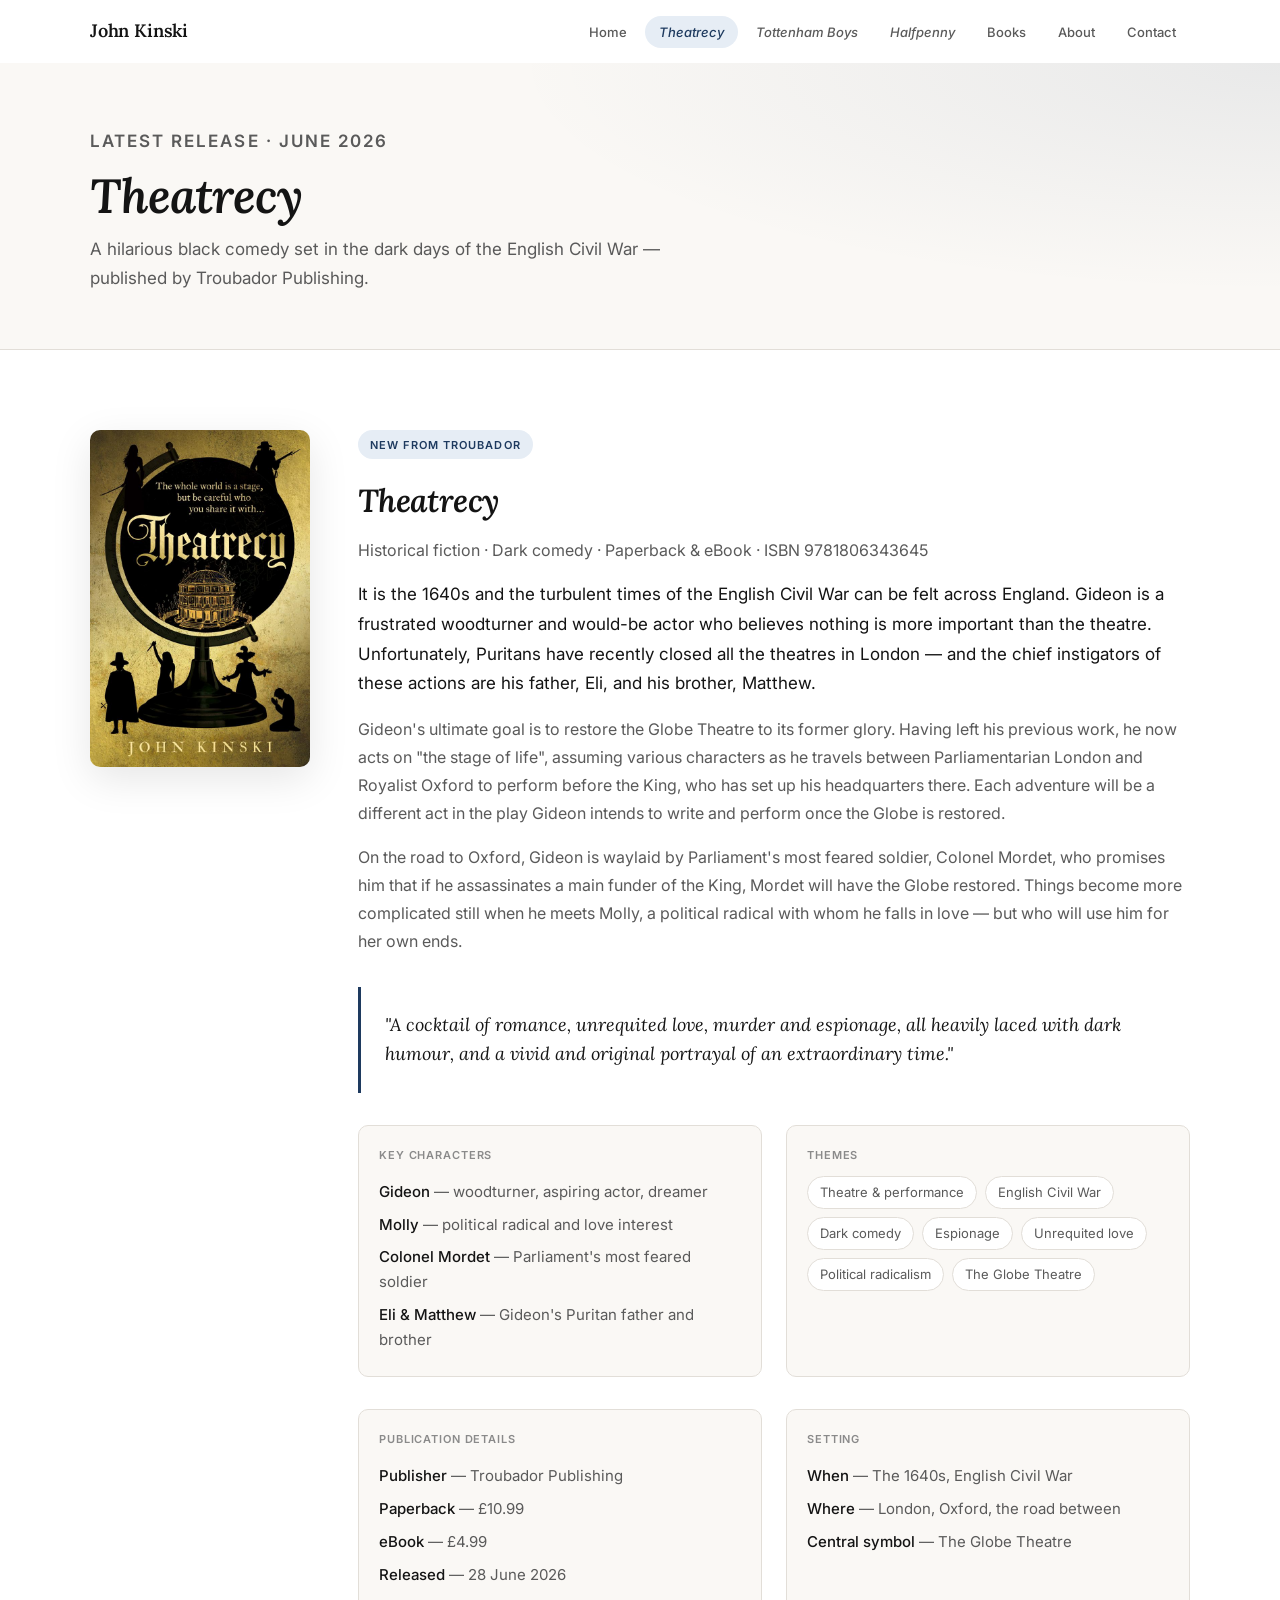
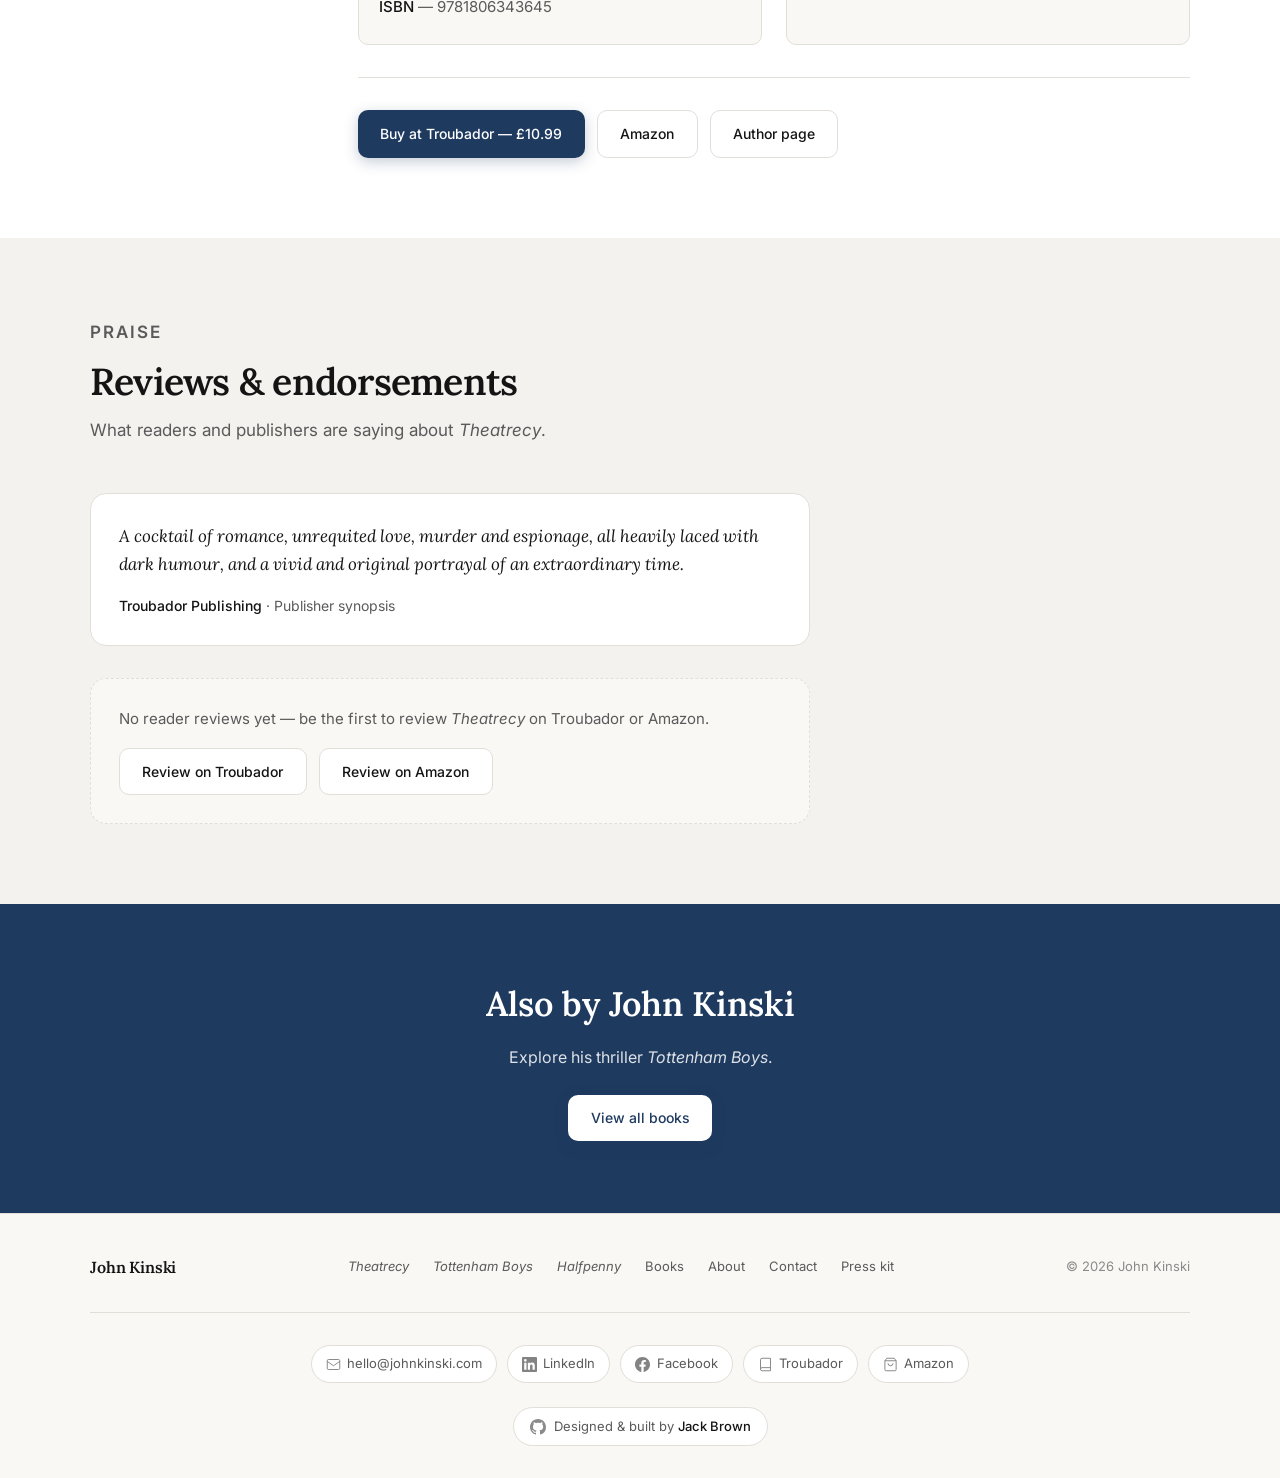
<file: theatrecy.html>
<!DOCTYPE html>
<html lang="en-GB">
<head>
	<meta charset="UTF-8">
	<meta name="viewport" content="width=device-width, initial-scale=1.0">
	<meta name="description" content="Theatrecy by John Kinski — a black comedy set during the English Civil War. Buy from Troubador Publishing.">
	<link rel="canonical" href="https://johnkinski.com/theatrecy.html">
	<meta property="og:type" content="book">
	<meta property="og:locale" content="en_GB">
	<meta property="og:site_name" content="John Kinski">
	<meta property="og:url" content="https://johnkinski.com/theatrecy.html">
	<meta property="og:title" content="Theatrecy by John Kinski — English Civil War Black Comedy">
	<meta property="og:description" content="A black comedy set during the English Civil War. One man's quest to restore the Globe Theatre.">
	<meta property="og:image" content="https://johnkinski.com/images/og-theatrecy.jpg">
	<meta property="og:image:width" content="1200">
	<meta property="og:image:height" content="630">
	<meta property="og:image:type" content="image/jpeg">
	<meta property="og:image:alt" content="Theatrecy book cover by John Kinski">
	<meta name="twitter:card" content="summary_large_image">
	<meta name="twitter:title" content="Theatrecy by John Kinski — English Civil War Black Comedy">
	<meta name="twitter:description" content="A black comedy set during the English Civil War. One man's quest to restore the Globe Theatre.">
	<meta name="twitter:image" content="https://johnkinski.com/images/og-theatrecy.jpg">
	<meta name="twitter:image:alt" content="Theatrecy book cover by John Kinski">
	<title>Theatrecy by John Kinski — English Civil War Black Comedy</title>
	<link rel="preconnect" href="https://fonts.googleapis.com">
	<link rel="preconnect" href="https://fonts.gstatic.com" crossorigin>
	<link href="https://fonts.googleapis.com/css2?family=Inter:wght@400;500;600&family=Lora:ital,wght@0,400;0,600;1,400&display=swap" rel="stylesheet">
	<link rel="icon" href="images/favicon.svg" type="image/svg+xml">
	<link rel="apple-touch-icon" href="images/apple-touch-icon.png">
	<link rel="stylesheet" href="css/style.css?v=2">
	<script type="application/ld+json">
	{
		"@context": "https://schema.org",
		"@type": "Book",
		"name": "Theatrecy",
		"url": "https://johnkinski.com/theatrecy.html",
		"image": "https://johnkinski.com/images/theatrecy-cover.jpg",
		"description": "A black comedy set during the English Civil War. One man's quest to restore the Globe Theatre.",
		"author": {"@type": "Person", "name": "John Kinski", "url": "https://johnkinski.com/"},
		"publisher": {"@type": "Organization", "name": "Troubador Publishing"},
		"datePublished": "2026-06",
		"inLanguage": "en-GB",
		"genre": "Historical fiction",
		"bookFormat": "https://schema.org/Paperback",
		"offers": {"@type": "Offer", "url": "https://troubador.co.uk/bookshop/historical/theatrecy", "availability": "https://schema.org/InStock"}
	}
	</script>
</head>
<body>
	<header>
		<div class="wrap">
			<a href="index.html" class="logo">John Kinski</a>
			<button class="menu-btn" aria-expanded="false" aria-controls="nav">Menu</button>
			<nav id="nav">
				<ul>
					<li><a href="index.html">Home</a></li>
					<li><a href="theatrecy.html" class="active"><em>Theatrecy</em></a></li>
					<li><a href="tottenham-boys.html"><em>Tottenham Boys</em></a></li>
					<li><a href="halfpenny.html"><em>Halfpenny</em></a></li>
					<li><a href="books.html">Books</a></li>
					<li><a href="about.html">About</a></li>
					<li><a href="contact.html">Contact</a></li>
				</ul>
			</nav>
		</div>
	</header>

	<main>
		<div class="page-hero">
			<div class="wrap">
				<p class="section-label reveal">Latest Release · June 2026</p>
				<h1 class="reveal"><em>Theatrecy</em></h1>
				<p class="reveal reveal-delay-1">A hilarious black comedy set in the dark days of the English Civil War — published by Troubador Publishing.</p>
			</div>
		</div>

		<section>
			<div class="wrap">
				<div class="featured-layout">
					<div class="featured-cover-wrap reveal">
						<img src="images/theatrecy-cover.jpg" alt="Theatrecy book cover" class="featured-cover" width="220" height="338">
					</div>
					<div class="featured-body reveal reveal-delay-1">
						<span class="featured-badge">New from Troubador</span>
						<h3><em>Theatrecy</em></h3>
						<p class="featured-meta">Historical fiction · Dark comedy · Paperback &amp; eBook · ISBN 9781806343645</p>

						<p class="lead-text">It is the 1640s and the turbulent times of the English Civil War can be felt across England. Gideon is a frustrated woodturner and would-be actor who believes nothing is more important than the theatre. Unfortunately, Puritans have recently closed all the theatres in London — and the chief instigators of these actions are his father, Eli, and his brother, Matthew.</p>

						<p>Gideon's ultimate goal is to restore the Globe Theatre to its former glory. Having left his previous work, he now acts on "the stage of life", assuming various characters as he travels between Parliamentarian London and Royalist Oxford to perform before the King, who has set up his headquarters there. Each adventure will be a different act in the play Gideon intends to write and perform once the Globe is restored.</p>

						<p>On the road to Oxford, Gideon is waylaid by Parliament's most feared soldier, Colonel Mordet, who promises him that if he assassinates a main funder of the King, Mordet will have the Globe restored. Things become more complicated still when he meets Molly, a political radical with whom he falls in love — but who will use him for her own ends.</p>

						<blockquote class="pullquote">
							"A cocktail of romance, unrequited love, murder and espionage, all heavily laced with dark humour, and a vivid and original portrayal of an extraordinary time."
						</blockquote>

						<div class="detail-grid">
							<div class="detail-box">
								<h4>Key Characters</h4>
								<ul>
									<li><strong>Gideon</strong> — woodturner, aspiring actor, dreamer</li>
									<li><strong>Molly</strong> — political radical and love interest</li>
									<li><strong>Colonel Mordet</strong> — Parliament's most feared soldier</li>
									<li><strong>Eli &amp; Matthew</strong> — Gideon's Puritan father and brother</li>
								</ul>
							</div>
							<div class="detail-box">
								<h4>Themes</h4>
								<div class="tag-list">
									<span class="tag">Theatre &amp; performance</span>
									<span class="tag">English Civil War</span>
									<span class="tag">Dark comedy</span>
									<span class="tag">Espionage</span>
									<span class="tag">Unrequited love</span>
									<span class="tag">Political radicalism</span>
									<span class="tag">The Globe Theatre</span>
								</div>
							</div>
						</div>

						<div class="detail-grid">
							<div class="detail-box">
								<h4>Publication Details</h4>
								<ul>
									<li><strong>Publisher</strong> — Troubador Publishing</li>
									<li><strong>Paperback</strong> — £10.99</li>
									<li><strong>eBook</strong> — £4.99</li>
									<li><strong>Released</strong> — 28 June 2026</li>
									<li><strong>ISBN</strong> — 9781806343645</li>
								</ul>
							</div>
							<div class="detail-box">
								<h4>Setting</h4>
								<ul>
									<li><strong>When</strong> — The 1640s, English Civil War</li>
									<li><strong>Where</strong> — London, Oxford, the road between</li>
									<li><strong>Central symbol</strong> — The Globe Theatre</li>
								</ul>
							</div>
						</div>

						<div class="featured-actions">
							<a href="https://troubador.co.uk/bookshop/historical/theatrecy" class="btn btn-primary" target="_blank" rel="noopener noreferrer">Buy at Troubador — £10.99</a>
							<a href="https://www.amazon.co.uk/dp/1806343647" class="btn btn-secondary" target="_blank" rel="noopener noreferrer">Amazon</a>
							<a href="https://troubador.co.uk/author/john-kinski" class="btn btn-secondary" target="_blank" rel="noopener noreferrer">Author page</a>
						</div>
					</div>
				</div>
			</div>
		</section>

		<section class="alt">
			<div class="wrap">
				<div class="section-head reveal">
					<p class="section-label">Praise</p>
					<h2>Reviews &amp; endorsements</h2>
					<p>What readers and publishers are saying about <em>Theatrecy</em>.</p>
				</div>
				<div class="reviews-grid reveal">
					<article class="review-card">
						<blockquote>A cocktail of romance, unrequited love, murder and espionage, all heavily laced with dark humour, and a vivid and original portrayal of an extraordinary time.</blockquote>
						<p class="review-source"><strong>Troubador Publishing</strong> · Publisher synopsis</p>
					</article>
				</div>
				<div class="reviews-empty reveal">
					<p>No reader reviews yet — be the first to review <em>Theatrecy</em> on Troubador or Amazon.</p>
					<div class="hero-actions">
						<a href="https://troubador.co.uk/bookshop/historical/theatrecy" class="btn btn-secondary" target="_blank" rel="noopener noreferrer">Review on Troubador</a>
						<a href="https://www.amazon.co.uk/dp/1806343647" class="btn btn-secondary" target="_blank" rel="noopener noreferrer">Review on Amazon</a>
					</div>
				</div>
			</div>
		</section>

		<section class="cta-band">
			<div class="wrap reveal">
				<h2>Also by John Kinski</h2>
				<p>Explore his thriller <em>Tottenham Boys</em>.</p>
				<a href="books.html" class="btn btn-primary">View all books</a>
			</div>
		</section>
	</main>

	<footer>
		<div class="wrap">
			<div class="footer-inner">
				<a href="index.html" class="logo">John Kinski</a>
				<div class="footer-links">
					<a href="theatrecy.html"><em>Theatrecy</em></a>
					<a href="tottenham-boys.html"><em>Tottenham Boys</em></a>
					<a href="halfpenny.html"><em>Halfpenny</em></a>
					<a href="books.html">Books</a>
					<a href="about.html">About</a>
					<a href="contact.html">Contact</a>
					<a href="press-kit.html">Press kit</a>
				</div>
				<p>&copy; 2026 John Kinski</p>
			</div>
			<div class="footer-social">
				<a href="mailto:hello@johnkinski.com">
					<svg viewBox="0 0 24 24" fill="none" stroke="currentColor" stroke-width="1.5" aria-hidden="true"><rect x="2" y="4" width="20" height="16" rx="2"/><path d="M2 7l10 7 10-7"/></svg>
					hello@johnkinski.com
				</a>
				<a href="https://www.linkedin.com/in/john-kinski-4109a56a" target="_blank" rel="noopener noreferrer">
					<svg viewBox="0 0 24 24" fill="currentColor" aria-hidden="true"><path d="M20.447 20.452h-3.554v-5.569c0-1.328-.027-3.037-1.852-3.037-1.853 0-2.136 1.445-2.136 2.939v5.667H9.351V9h3.414v1.561h.046c.477-.9 1.637-1.85 3.37-1.85 3.601 0 4.267 2.37 4.267 5.455v6.286zM5.337 7.433a2.062 2.062 0 01-2.063-2.065 2.064 2.064 0 114.126 0 2.063 2.063 0 01-2.063 2.065zm1.782 13.019H3.555V9h3.564v11.452zM22.225 0H1.771C.792 0 0 .774 0 1.729v20.542C0 23.227.792 24 1.771 24h20.451C23.2 24 24 23.227 24 22.271V1.729C24 .774 23.2 0 22.222 0h.003z"/></svg>
					LinkedIn
				</a>
				<a href="https://www.facebook.com/profile.php?id=61591485012416" target="_blank" rel="noopener noreferrer">
					<svg viewBox="0 0 24 24" fill="currentColor" aria-hidden="true"><path d="M24 12.073C24 5.405 18.627 0 12 0S0 5.405 0 12.073C0 18.1 4.388 23.094 10.125 24v-8.437H7.078v-3.49h3.047V9.43c0-3.007 1.792-4.669 4.533-4.669 1.312 0 2.686.235 2.686.235v2.953H15.83c-1.491 0-1.956.925-1.956 1.874v2.25h3.328l-.532 3.49h-2.796V24C19.612 23.094 24 18.1 24 12.073z"/></svg>
					Facebook
				</a>
				<a href="https://troubador.co.uk/author/john-kinski" target="_blank" rel="noopener noreferrer">
					<svg viewBox="0 0 24 24" fill="none" stroke="currentColor" stroke-width="1.5" aria-hidden="true"><path d="M4 19.5A2.5 2.5 0 016.5 17H20"/><path d="M6.5 2H20v20H6.5A2.5 2.5 0 014 19.5v-15A2.5 2.5 0 016.5 2z"/></svg>
					Troubador
				</a>
				<a href="https://www.amazon.co.uk/s?k=John+Kinski+author" target="_blank" rel="noopener noreferrer">
					<svg viewBox="0 0 24 24" fill="none" stroke="currentColor" stroke-width="1.5" aria-hidden="true"><path d="M6 2L3 6v14a2 2 0 002 2h14a2 2 0 002-2V6l-3-4z"/><path d="M3 6h18M16 10a4 4 0 01-8 0"/></svg>
					Amazon
				</a>
			</div>
			<div class="footer-credit">
				<a href="https://github.com/null65" target="_blank" rel="noopener noreferrer">
					<svg viewBox="0 0 16 16" fill="currentColor" aria-hidden="true"><path d="M8 0C3.58 0 0 3.58 0 8c0 3.54 2.29 6.53 5.47 7.59.4.07.55-.17.55-.38 0-.19-.01-.82-.01-1.49-2.01.37-2.53-.49-2.69-.94-.09-.23-.48-.94-.82-1.13-.28-.15-.68-.52-.01-.53.63-.01 1.08.58 1.23.82.72 1.21 1.87.87 2.33.66.07-.52.28-.87.51-1.07-1.78-.2-3.64-.89-3.64-3.95 0-.87.31-1.59.82-2.15-.08-.2-.36-1.02.08-2.12 0 0 .67-.21 2.2.82.64-.18 1.32-.27 2-.27.68 0 1.36.09 2 .27 1.53-1.04 2.2-.82 2.2-.82.44 1.1.16 1.92.08 2.12.51.56.82 1.27.82 2.15 0 3.07-1.87 3.75-3.65 3.95.29.25.54.73.54 1.48 0 1.07-.01 1.93-.01 2.2 0 .21.15.46.55.38A8.013 8.013 0 0016 8c0-4.42-3.58-8-8-8z"/></svg>
					<span>Designed &amp; built by <strong>Jack Brown</strong></span>
				</a>
			</div>
		</div>
	</footer>

	<script src="js/main.js"></script>
</body>
</html>
</file>
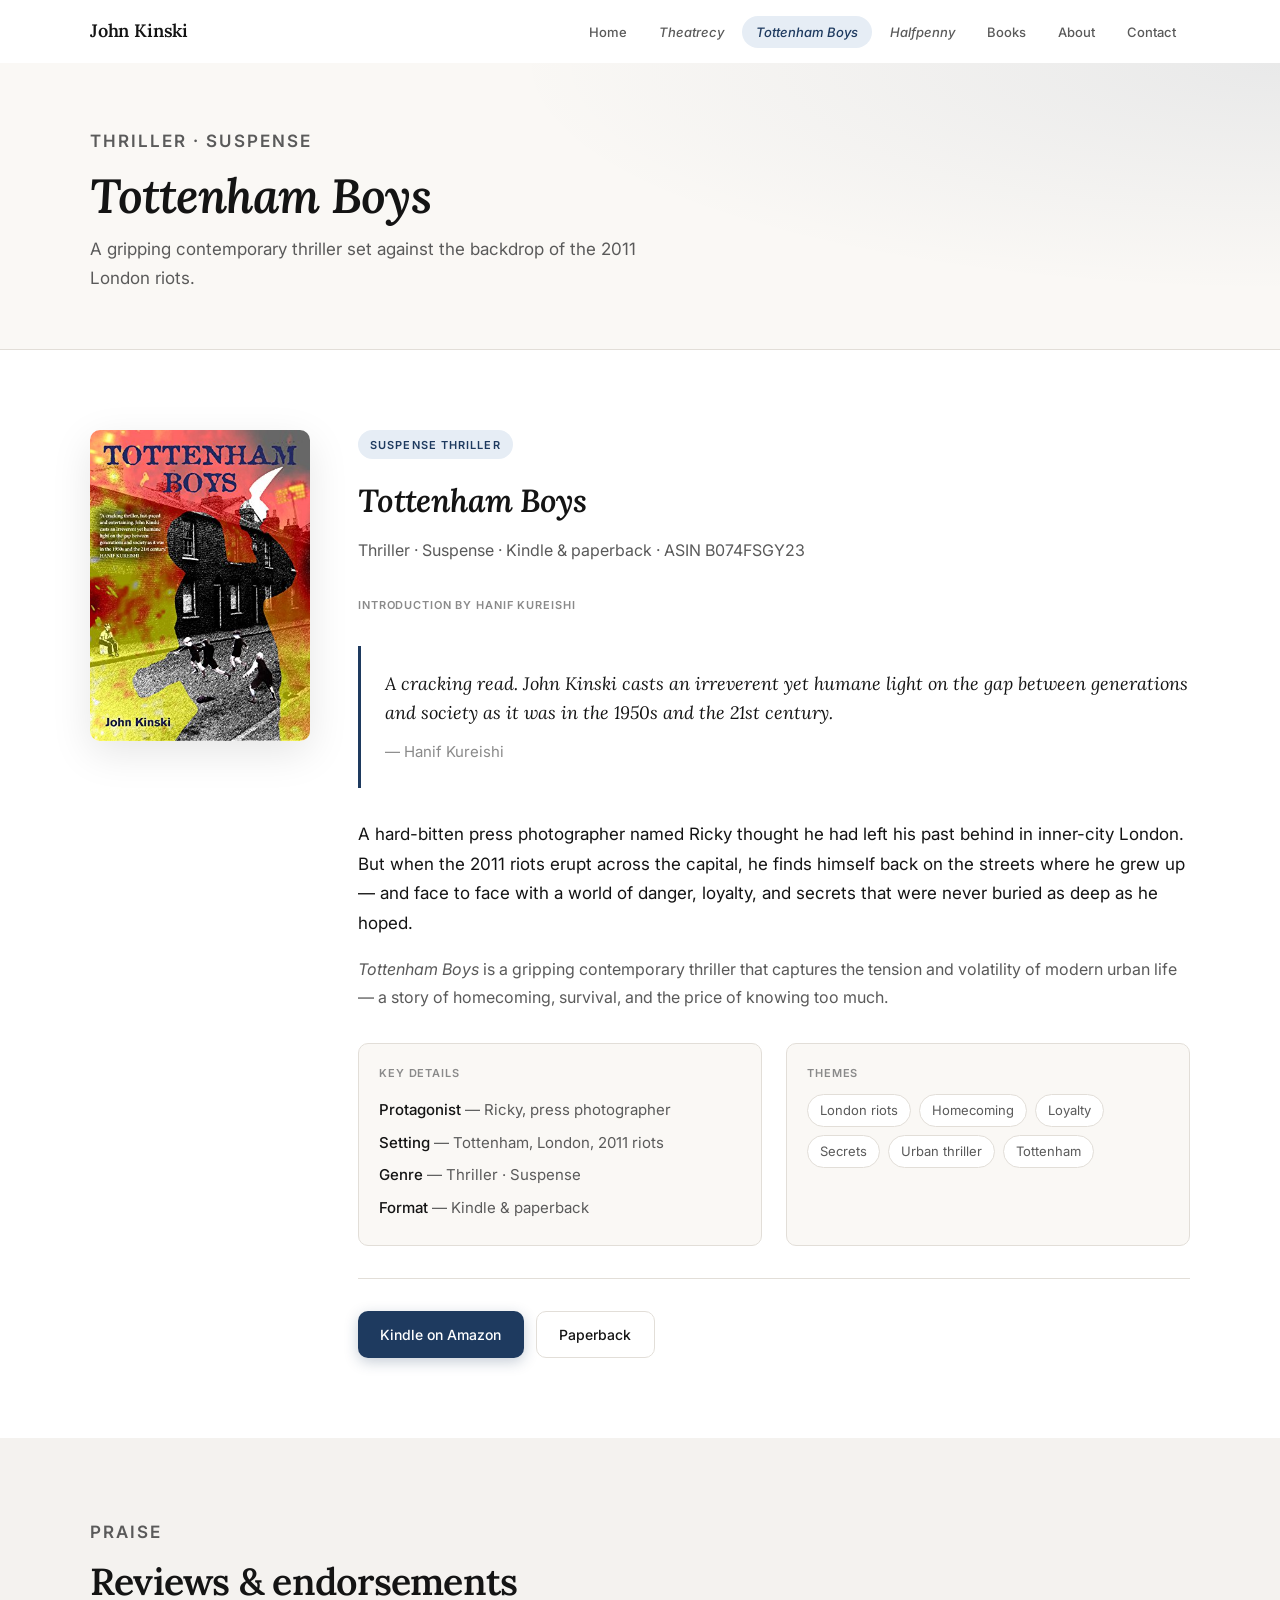
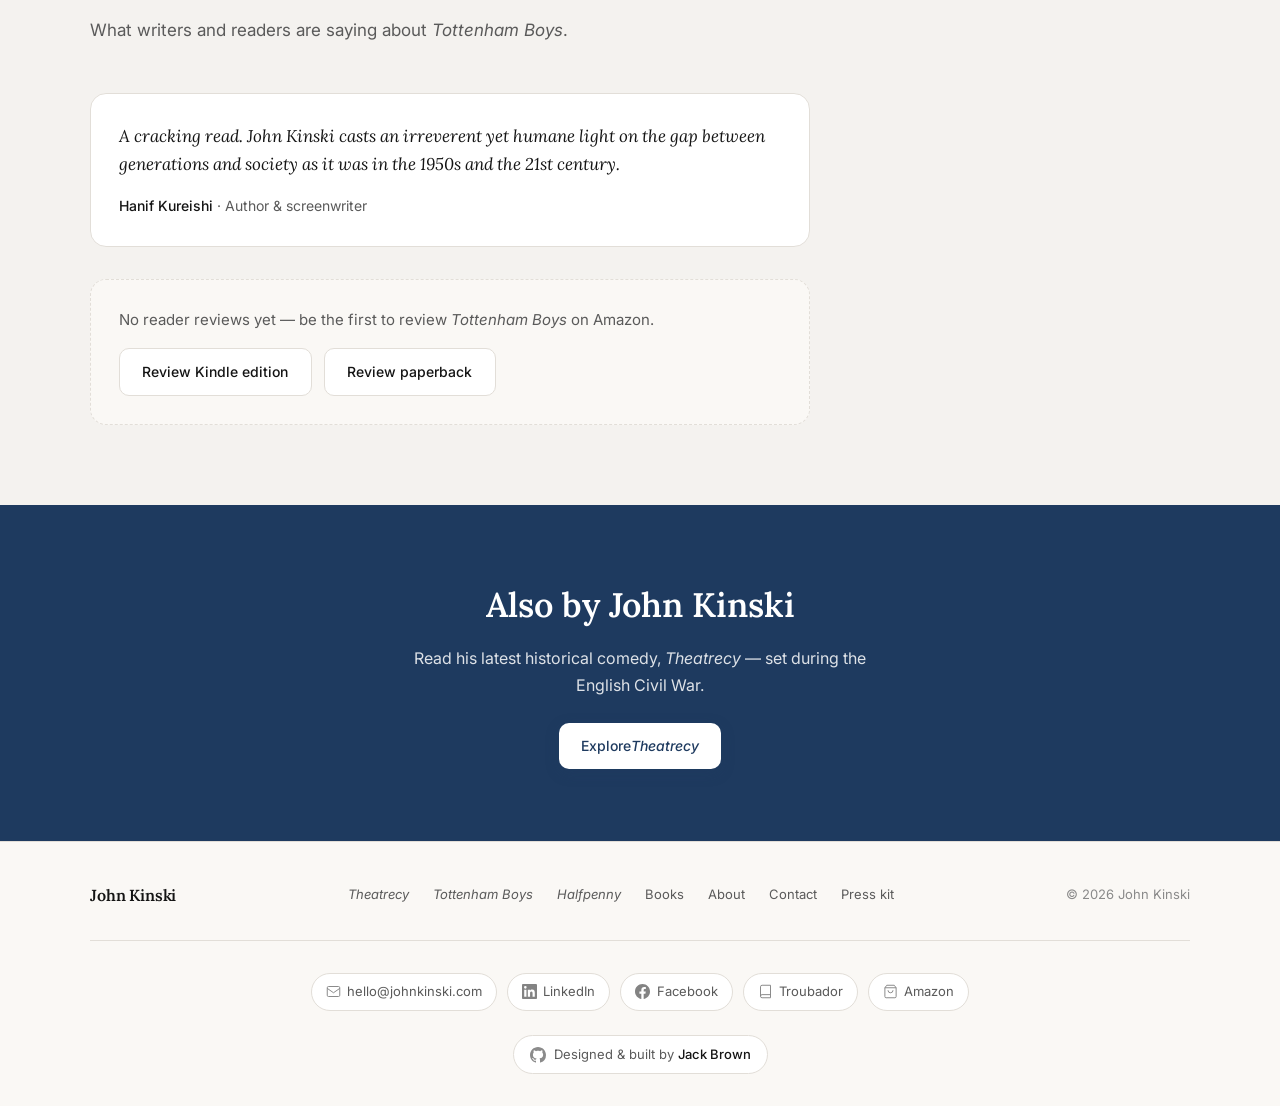
<file: tottenham-boys.html>
<!DOCTYPE html>
<html lang="en-GB">
<head>
	<meta charset="UTF-8">
	<meta name="viewport" content="width=device-width, initial-scale=1.0">
	<meta name="description" content="Tottenham Boys by John Kinski — a suspense thriller set during the 2011 London riots.">
	<link rel="canonical" href="https://johnkinski.com/tottenham-boys.html">
	<meta property="og:type" content="book">
	<meta property="og:locale" content="en_GB">
	<meta property="og:site_name" content="John Kinski">
	<meta property="og:url" content="https://johnkinski.com/tottenham-boys.html">
	<meta property="og:title" content="Tottenham Boys by John Kinski — 2011 London Riots Thriller">
	<meta property="og:description" content="A suspense thriller set during the 2011 London riots.">
	<meta property="og:image" content="https://johnkinski.com/images/og-tottenham-boys.jpg">
	<meta property="og:image:width" content="1200">
	<meta property="og:image:height" content="630">
	<meta property="og:image:type" content="image/jpeg">
	<meta property="og:image:alt" content="Tottenham Boys book cover by John Kinski">
	<meta name="twitter:card" content="summary_large_image">
	<meta name="twitter:title" content="Tottenham Boys by John Kinski — 2011 London Riots Thriller">
	<meta name="twitter:description" content="A suspense thriller set during the 2011 London riots.">
	<meta name="twitter:image" content="https://johnkinski.com/images/og-tottenham-boys.jpg">
	<meta name="twitter:image:alt" content="Tottenham Boys book cover by John Kinski">
	<title>Tottenham Boys by John Kinski — 2011 London Riots Thriller</title>
	<link rel="preconnect" href="https://fonts.googleapis.com">
	<link rel="preconnect" href="https://fonts.gstatic.com" crossorigin>
	<link href="https://fonts.googleapis.com/css2?family=Inter:wght@400;500;600&family=Lora:ital,wght@0,400;0,600;1,400&display=swap" rel="stylesheet">
	<link rel="icon" href="images/favicon.svg" type="image/svg+xml">
	<link rel="apple-touch-icon" href="images/apple-touch-icon.png">
	<link rel="stylesheet" href="css/style.css?v=2">
	<script type="application/ld+json">
	{
		"@context": "https://schema.org",
		"@type": "Book",
		"name": "Tottenham Boys",
		"url": "https://johnkinski.com/tottenham-boys.html",
		"image": "https://johnkinski.com/images/tottenham-boys-cover.jpg",
		"description": "A suspense thriller set during the 2011 London riots.",
		"author": {"@type": "Person", "name": "John Kinski", "url": "https://johnkinski.com/"},
		"inLanguage": "en-GB",
		"genre": "Thriller",
		"bookFormat": "https://schema.org/Paperback",
		"offers": {"@type": "Offer", "url": "https://www.amazon.co.uk/dp/1974077012", "availability": "https://schema.org/InStock"}
	}
	</script>
</head>
<body>
	<header>
		<div class="wrap">
			<a href="index.html" class="logo">John Kinski</a>
			<button class="menu-btn" aria-expanded="false" aria-controls="nav">Menu</button>
			<nav id="nav">
				<ul>
					<li><a href="index.html">Home</a></li>
					<li><a href="theatrecy.html"><em>Theatrecy</em></a></li>
					<li><a href="tottenham-boys.html" class="active"><em>Tottenham Boys</em></a></li>
					<li><a href="halfpenny.html"><em>Halfpenny</em></a></li>
					<li><a href="books.html">Books</a></li>
					<li><a href="about.html">About</a></li>
					<li><a href="contact.html">Contact</a></li>
				</ul>
			</nav>
		</div>
	</header>

	<main>
		<div class="page-hero">
			<div class="wrap">
				<p class="section-label reveal">Thriller · Suspense</p>
				<h1 class="reveal"><em>Tottenham Boys</em></h1>
				<p class="reveal reveal-delay-1">A gripping contemporary thriller set against the backdrop of the 2011 London riots.</p>
			</div>
		</div>

		<section>
			<div class="wrap">
				<div class="featured-layout">
					<div class="featured-cover-wrap reveal">
						<img src="images/tottenham-boys-cover.jpg" alt="Tottenham Boys book cover" class="featured-cover" width="220" height="312">
					</div>
					<div class="featured-body reveal reveal-delay-1">
						<span class="featured-badge">Suspense thriller</span>
						<h3><em>Tottenham Boys</em></h3>
						<p class="featured-meta">Thriller · Suspense · Kindle &amp; paperback · ASIN B074FSGY23</p>

						<div class="intro-block">
							<h4>Introduction by Hanif Kureishi</h4>
							<blockquote class="pullquote">
								A cracking read. John Kinski casts an irreverent yet humane light on the gap between generations and society as it was in the 1950s and the 21st century.
								<cite>— Hanif Kureishi</cite>
							</blockquote>
						</div>

						<p class="lead-text">A hard-bitten press photographer named Ricky thought he had left his past behind in inner-city London. But when the 2011 riots erupt across the capital, he finds himself back on the streets where he grew up — and face to face with a world of danger, loyalty, and secrets that were never buried as deep as he hoped.</p>

						<p><em>Tottenham Boys</em> is a gripping contemporary thriller that captures the tension and volatility of modern urban life — a story of homecoming, survival, and the price of knowing too much.</p>

						<div class="detail-grid">
							<div class="detail-box">
								<h4>Key details</h4>
								<ul>
									<li><strong>Protagonist</strong> — Ricky, press photographer</li>
									<li><strong>Setting</strong> — Tottenham, London, 2011 riots</li>
									<li><strong>Genre</strong> — Thriller · Suspense</li>
									<li><strong>Format</strong> — Kindle &amp; paperback</li>
								</ul>
							</div>
							<div class="detail-box">
								<h4>Themes</h4>
								<div class="tag-list">
									<span class="tag">London riots</span>
									<span class="tag">Homecoming</span>
									<span class="tag">Loyalty</span>
									<span class="tag">Secrets</span>
									<span class="tag">Urban thriller</span>
									<span class="tag">Tottenham</span>
								</div>
							</div>
						</div>

						<div class="featured-actions">
							<a href="https://www.amazon.co.uk/dp/B074FSGY23" class="btn btn-primary" target="_blank" rel="noopener noreferrer">Kindle on Amazon</a>
							<a href="https://www.amazon.co.uk/dp/1974077012" class="btn btn-secondary" target="_blank" rel="noopener noreferrer">Paperback</a>
						</div>
					</div>
				</div>
			</div>
		</section>

		<section class="alt">
			<div class="wrap">
				<div class="section-head reveal">
					<p class="section-label">Praise</p>
					<h2>Reviews &amp; endorsements</h2>
					<p>What writers and readers are saying about <em>Tottenham Boys</em>.</p>
				</div>
				<div class="reviews-grid reveal">
					<article class="review-card">
						<blockquote>A cracking read. John Kinski casts an irreverent yet humane light on the gap between generations and society as it was in the 1950s and the 21st century.</blockquote>
						<p class="review-source"><strong>Hanif Kureishi</strong> · Author &amp; screenwriter</p>
					</article>
				</div>
				<div class="reviews-empty reveal">
					<p>No reader reviews yet — be the first to review <em>Tottenham Boys</em> on Amazon.</p>
					<div class="hero-actions">
						<a href="https://www.amazon.co.uk/dp/B074FSGY23" class="btn btn-secondary" target="_blank" rel="noopener noreferrer">Review Kindle edition</a>
						<a href="https://www.amazon.co.uk/dp/1974077012" class="btn btn-secondary" target="_blank" rel="noopener noreferrer">Review paperback</a>
					</div>
				</div>
			</div>
		</section>

		<section class="cta-band">
			<div class="wrap reveal">
				<h2>Also by John Kinski</h2>
				<p>Read his latest historical comedy, <em>Theatrecy</em> — set during the English Civil War.</p>
				<a href="theatrecy.html" class="btn btn-primary">Explore <em>Theatrecy</em></a>
			</div>
		</section>
	</main>

	<footer>
		<div class="wrap">
			<div class="footer-inner">
				<a href="index.html" class="logo">John Kinski</a>
				<div class="footer-links">
					<a href="theatrecy.html"><em>Theatrecy</em></a>
					<a href="tottenham-boys.html"><em>Tottenham Boys</em></a>
					<a href="halfpenny.html"><em>Halfpenny</em></a>
					<a href="books.html">Books</a>
					<a href="about.html">About</a>
					<a href="contact.html">Contact</a>
					<a href="press-kit.html">Press kit</a>
				</div>
				<p>&copy; 2026 John Kinski</p>
			</div>
			<div class="footer-social">
				<a href="mailto:hello@johnkinski.com">
					<svg viewBox="0 0 24 24" fill="none" stroke="currentColor" stroke-width="1.5" aria-hidden="true"><rect x="2" y="4" width="20" height="16" rx="2"/><path d="M2 7l10 7 10-7"/></svg>
					hello@johnkinski.com
				</a>
				<a href="https://www.linkedin.com/in/john-kinski-4109a56a" target="_blank" rel="noopener noreferrer">
					<svg viewBox="0 0 24 24" fill="currentColor" aria-hidden="true"><path d="M20.447 20.452h-3.554v-5.569c0-1.328-.027-3.037-1.852-3.037-1.853 0-2.136 1.445-2.136 2.939v5.667H9.351V9h3.414v1.561h.046c.477-.9 1.637-1.85 3.37-1.85 3.601 0 4.267 2.37 4.267 5.455v6.286zM5.337 7.433a2.062 2.062 0 01-2.063-2.065 2.064 2.064 0 114.126 0 2.063 2.063 0 01-2.063 2.065zm1.782 13.019H3.555V9h3.564v11.452zM22.225 0H1.771C.792 0 0 .774 0 1.729v20.542C0 23.227.792 24 1.771 24h20.451C23.2 24 24 23.227 24 22.271V1.729C24 .774 23.2 0 22.222 0h.003z"/></svg>
					LinkedIn
				</a>
				<a href="https://www.facebook.com/profile.php?id=61591485012416" target="_blank" rel="noopener noreferrer">
					<svg viewBox="0 0 24 24" fill="currentColor" aria-hidden="true"><path d="M24 12.073C24 5.405 18.627 0 12 0S0 5.405 0 12.073C0 18.1 4.388 23.094 10.125 24v-8.437H7.078v-3.49h3.047V9.43c0-3.007 1.792-4.669 4.533-4.669 1.312 0 2.686.235 2.686.235v2.953H15.83c-1.491 0-1.956.925-1.956 1.874v2.25h3.328l-.532 3.49h-2.796V24C19.612 23.094 24 18.1 24 12.073z"/></svg>
					Facebook
				</a>
				<a href="https://troubador.co.uk/author/john-kinski" target="_blank" rel="noopener noreferrer">
					<svg viewBox="0 0 24 24" fill="none" stroke="currentColor" stroke-width="1.5" aria-hidden="true"><path d="M4 19.5A2.5 2.5 0 016.5 17H20"/><path d="M6.5 2H20v20H6.5A2.5 2.5 0 014 19.5v-15A2.5 2.5 0 016.5 2z"/></svg>
					Troubador
				</a>
				<a href="https://www.amazon.co.uk/s?k=John+Kinski+author" target="_blank" rel="noopener noreferrer">
					<svg viewBox="0 0 24 24" fill="none" stroke="currentColor" stroke-width="1.5" aria-hidden="true"><path d="M6 2L3 6v14a2 2 0 002 2h14a2 2 0 002-2V6l-3-4z"/><path d="M3 6h18M16 10a4 4 0 01-8 0"/></svg>
					Amazon
				</a>
			</div>
			<div class="footer-credit">
				<a href="https://github.com/null65" target="_blank" rel="noopener noreferrer">
					<svg viewBox="0 0 16 16" fill="currentColor" aria-hidden="true"><path d="M8 0C3.58 0 0 3.58 0 8c0 3.54 2.29 6.53 5.47 7.59.4.07.55-.17.55-.38 0-.19-.01-.82-.01-1.49-2.01.37-2.53-.49-2.69-.94-.09-.23-.48-.94-.82-1.13-.28-.15-.68-.52-.01-.53.63-.01 1.08.58 1.23.82.72 1.21 1.87.87 2.33.66.07-.52.28-.87.51-1.07-1.78-.2-3.64-.89-3.64-3.95 0-.87.31-1.59.82-2.15-.08-.2-.36-1.02.08-2.12 0 0 .67-.21 2.2.82.64-.18 1.32-.27 2-.27.68 0 1.36.09 2 .27 1.53-1.04 2.2-.82 2.2-.82.44 1.1.16 1.92.08 2.12.51.56.82 1.27.82 2.15 0 3.07-1.87 3.75-3.65 3.95.29.25.54.73.54 1.48 0 1.07-.01 1.93-.01 2.2 0 .21.15.46.55.38A8.013 8.013 0 0016 8c0-4.42-3.58-8-8-8z"/></svg>
					<span>Designed &amp; built by <strong>Jack Brown</strong></span>
				</a>
			</div>
		</div>
	</footer>

	<script src="js/main.js"></script>
</body>
</html>
</file>
<file: css/style.css>
*,
*::before,
*::after {
	box-sizing: border-box;
	margin: 0;
	padding: 0;
}

:root {
	--white: #ffffff;
	--bg: #f4f2ef;
	--bg-warm: #faf8f5;
	--text: #141414;
	--muted: #5a5a5a;
	--soft: #8a8a8a;
	--border: #e2ded8;
	--accent: #1e3a5f;
	--accent-light: #2d5280;
	--accent-soft: #e6edf5;
	--highlight: #c04d35;
	--radius: 16px;
	--radius-sm: 10px;
	--max: 1100px;
	--narrow: 680px;
	--font: "Inter", -apple-system, BlinkMacSystemFont, "Segoe UI", sans-serif;
	--font-display: "Lora", Georgia, serif;
	--shadow-sm: 0 4px 20px rgba(0, 0, 0, 0.06);
	--shadow-md: 0 12px 40px rgba(0, 0, 0, 0.1);
	--shadow-lg: 0 24px 60px rgba(0, 0, 0, 0.12);
	--ease: cubic-bezier(0.22, 1, 0.36, 1);
}

html {
	scroll-behavior: smooth;
}

body {
	font-family: var(--font);
	background: var(--white);
	color: var(--text);
	line-height: 1.65;
	font-size: 1rem;
	-webkit-font-smoothing: antialiased;
}

img {
	max-width: 100%;
	height: auto;
	display: block;
}

a {
	color: inherit;
	text-decoration: none;
}

a:focus-visible,
button:focus-visible {
	outline: 2px solid var(--accent);
	outline-offset: 2px;
}

.wrap {
	width: min(var(--max), 90vw);
	margin: 0 auto;
}

.wrap-narrow {
	width: min(var(--narrow), 90vw);
	margin: 0 auto;
}

header {
	position: sticky;
	top: 0;
	z-index: 50;
	background: rgba(255, 255, 255, 0.85);
	backdrop-filter: blur(14px);
	border-bottom: 1px solid transparent;
	transition: border-color 0.3s var(--ease), box-shadow 0.3s var(--ease);
}

header.scrolled {
	border-bottom-color: var(--border);
	box-shadow: var(--shadow-sm);
}

header .wrap {
	display: flex;
	flex-wrap: nowrap;
	align-items: center;
	justify-content: space-between;
	padding: 1rem 0;
}

.logo {
	font-family: var(--font-display);
	font-size: 1.125rem;
	font-weight: 600;
	letter-spacing: -0.01em;
	transition: opacity 0.2s;
}

.logo:hover {
	opacity: 0.7;
}

nav ul {
	display: flex;
	flex-wrap: nowrap;
	gap: 0.25rem;
	list-style: none;
}

nav a {
	font-size: 0.8125rem;
	font-weight: 500;
	color: var(--muted);
	padding: 0.5rem 0.875rem;
	border-radius: 999px;
	transition: color 0.2s, background 0.2s;
}

nav a:hover {
	color: var(--text);
	background: var(--bg);
}

nav a.active {
	color: var(--accent);
	background: var(--accent-soft);
}

.menu-btn {
	display: none;
	background: none;
	border: none;
	font: inherit;
	font-size: 0.875rem;
	color: var(--muted);
	cursor: pointer;
}

.hero {
	padding: 5rem 0 5.5rem;
	background:
		radial-gradient(ellipse 70% 60% at 80% 10%, rgba(30, 58, 95, 0.07), transparent),
		radial-gradient(ellipse 50% 40% at 10% 90%, rgba(192, 77, 53, 0.05), transparent),
		var(--bg-warm);
	overflow: hidden;
}

.hero-layout {
	display: grid;
	grid-template-columns: 300px 1fr;
	gap: 4rem;
	align-items: center;
}

.portrait-wrap {
	position: relative;
}

.portrait-wrap::before {
	content: "";
	position: absolute;
	inset: 12px -12px -12px 12px;
	border: 1px solid var(--border);
	border-radius: var(--radius);
	z-index: 0;
}

.portrait {
	width: 100%;
	aspect-ratio: 3 / 4;
	object-fit: cover;
	object-position: center 20%;
	border-radius: var(--radius);
	background: var(--bg);
	box-shadow: var(--shadow-lg);
	display: block;
	position: relative;
	z-index: 1;
}

.hero-text .lead + .lead {
	margin-top: -1.25rem;
}

.site-announcement {
	background: var(--accent);
	color: var(--white);
	padding: 0.75rem 0;
	text-align: center;
	font-size: 0.9375rem;
}

.site-announcement-inner {
	display: flex;
	align-items: center;
	justify-content: center;
	gap: 0.75rem;
	flex-wrap: wrap;
}

.site-announcement--linked {
	cursor: pointer;
}

.site-announcement--linked .site-announcement-inner {
	position: relative;
}

.site-announcement-link {
	position: absolute;
	inset: 0;
	opacity: 0;
}

.news-list {
	display: grid;
	gap: 1.25rem;
	max-width: 720px;
	margin: 0 auto;
}

.news-card {
	background: var(--white);
	border: 1px solid var(--border);
	border-radius: var(--radius);
	padding: 1.75rem;
}

.news-card-date {
	display: block;
	font-size: 0.8125rem;
	color: var(--soft);
	margin-bottom: 0.5rem;
}

.news-card-title {
	font-family: var(--font-display);
	font-size: 1.25rem;
	font-weight: 600;
	margin-bottom: 0.5rem;
}

.news-card-summary {
	color: var(--muted);
	line-height: 1.7;
	margin-bottom: 1rem;
}

.news-card-link {
	font-size: 0.875rem;
	font-weight: 500;
	color: var(--accent);
}

.news-card-link:hover {
	text-decoration: underline;
}

.home-intro {
	padding: 3rem 0 3.5rem;
}

.home-intro p {
	font-size: 1.0625rem;
	color: var(--muted);
	line-height: 1.75;
	margin-bottom: 1.25rem;
}

.home-intro p:last-child {
	margin-bottom: 0;
}

.home-intro a {
	color: var(--accent);
	text-decoration: underline;
	text-underline-offset: 3px;
}

.home-intro a:hover {
	opacity: 0.8;
}

.hero-text h1 {
	font-family: var(--font-display);
	font-size: clamp(2.5rem, 5vw, 3.75rem);
	font-weight: 600;
	letter-spacing: -0.03em;
	line-height: 1.08;
	margin-bottom: 1rem;
}

.hero-text .lead {
	font-size: 1.125rem;
	color: var(--muted);
	max-width: 46ch;
	margin-bottom: 2.25rem;
	line-height: 1.75;
}

.hero-stats {
	display: flex;
	flex-wrap: wrap;
	gap: 2.5rem;
	padding: 1.75rem 0;
	border-top: 1px solid var(--border);
	border-bottom: 1px solid var(--border);
	margin-bottom: 2rem;
}

.hero-stat strong {
	display: block;
	font-family: var(--font-display);
	font-size: 1.625rem;
	font-weight: 600;
	color: var(--accent);
	line-height: 1.2;
}

.hero-stat span {
	font-size: 0.8125rem;
	color: var(--soft);
}

.hero-actions {
	display: flex;
	flex-wrap: wrap;
	gap: 0.75rem;
}

.btn {
	display: inline-flex;
	align-items: center;
	padding: 0.7rem 1.4rem;
	border-radius: var(--radius-sm);
	font-size: 0.875rem;
	font-weight: 500;
	transition: transform 0.2s var(--ease), background 0.2s, color 0.2s, border-color 0.2s, box-shadow 0.2s;
}

.btn:hover {
	transform: translateY(-2px);
}

.btn-primary {
	background: var(--accent);
	color: var(--white);
	box-shadow: 0 4px 14px rgba(30, 58, 95, 0.25);
}

.btn-primary:hover {
	background: var(--accent-light);
	box-shadow: 0 6px 20px rgba(30, 58, 95, 0.3);
}

.btn-secondary {
	background: var(--white);
	color: var(--text);
	border: 1px solid var(--border);
}

.btn-secondary:hover {
	border-color: var(--text);
}

.page-hero {
	padding: 4rem 0 3.5rem;
	background:
		radial-gradient(ellipse 60% 80% at 100% 0%, rgba(30, 58, 95, 0.08), transparent),
		var(--bg-warm);
	border-bottom: 1px solid var(--border);
}

.page-hero h1 {
	font-family: var(--font-display);
	font-size: clamp(2rem, 4vw, 3rem);
	font-weight: 600;
	letter-spacing: -0.02em;
	line-height: 1.15;
	margin-bottom: 0.75rem;
}

.page-hero p {
	font-size: 1.0625rem;
	color: var(--muted);
	max-width: 52ch;
	line-height: 1.7;
}

section {
	padding: 5rem 0;
}

section.alt {
	background: var(--bg);
}

.section-head {
	margin-bottom: 3rem;
}

.section-head.center {
	text-align: center;
}

.section-label {
	font-size: 0.6875rem;
	font-weight: 600;
	text-transform: uppercase;
	letter-spacing: 0.12em;
	color: var(--highlight);
	margin-bottom: 0.75rem;
}

.section-head h2 {
	font-family: var(--font-display);
	font-size: clamp(1.75rem, 3vw, 2.35rem);
	font-weight: 600;
	letter-spacing: -0.02em;
	line-height: 1.2;
	margin-bottom: 0.75rem;
}

.section-head p {
	color: var(--muted);
	font-size: 1.0625rem;
	max-width: 58ch;
	line-height: 1.7;
}

.section-head.center p {
	margin: 0 auto;
}

.book-grid {
	display: grid;
	grid-template-columns: repeat(3, 1fr);
	gap: 1.5rem;
	max-width: 960px;
	margin: 0 auto;
}

.book-card {
	background: var(--white);
	border: 1px solid var(--border);
	border-radius: var(--radius);
	overflow: hidden;
	transition: transform 0.35s var(--ease), box-shadow 0.35s var(--ease), border-color 0.35s;
	display: flex;
	flex-direction: column;
}

.book-card:hover {
	transform: translateY(-6px);
	box-shadow: var(--shadow-md);
	border-color: transparent;
}

.book-card-cover {
	overflow: hidden;
	background: var(--bg);
	padding: 2rem;
	display: flex;
	justify-content: center;
	align-items: center;
	min-height: 260px;
}

.book-card-cover img {
	max-height: 220px;
	width: auto;
	border-radius: 6px;
	box-shadow: var(--shadow-sm);
	transition: transform 0.5s var(--ease);
}

.book-card:hover .book-card-cover img {
	transform: scale(1.04);
}

.book-card-placeholder {
	width: 130px;
	height: 195px;
	border-radius: 6px;
	background: linear-gradient(145deg, #b8b0a6, #8a8278);
	display: flex;
	align-items: center;
	justify-content: center;
	text-align: center;
	font-family: var(--font-display);
	font-size: 0.8125rem;
	font-weight: 500;
	color: var(--white);
	padding: 1rem;
	line-height: 1.35;
	box-shadow: var(--shadow-sm);
}

.book-card-body {
	padding: 1.5rem;
	flex: 1;
	display: flex;
	flex-direction: column;
}

.book-card-body .genre {
	font-size: 0.75rem;
	color: var(--soft);
	margin-bottom: 0.35rem;
}

.book-card-body h3 {
	font-family: var(--font-display);
	font-size: 1.2rem;
	font-weight: 600;
	margin-bottom: 0.5rem;
}

.book-card-body p {
	font-size: 0.9rem;
	color: var(--muted);
	flex: 1;
	margin-bottom: 1rem;
	line-height: 1.6;
}

.book-card-link {
	font-size: 0.875rem;
	font-weight: 500;
	color: var(--accent);
	display: inline-flex;
	align-items: center;
	gap: 0.35rem;
}

.book-card-link svg {
	width: 14px;
	height: 14px;
	transition: transform 0.2s var(--ease);
}

.book-card:hover .book-card-link svg {
	transform: translateX(3px);
}

.featured-spotlight {
	display: grid;
	grid-template-columns: 1fr 1.2fr;
	gap: 3rem;
	align-items: center;
	background: var(--white);
	border: 1px solid var(--border);
	border-radius: var(--radius);
	padding: 2.5rem;
	box-shadow: var(--shadow-sm);
}

.featured-spotlight-cover img {
	border-radius: var(--radius-sm);
	box-shadow: var(--shadow-md);
	max-width: 320px;
	width: 100%;
	height: auto;
	margin: 0 auto;
	display: block;
}

.featured-badge {
	display: inline-block;
	font-size: 0.6875rem;
	font-weight: 600;
	text-transform: uppercase;
	letter-spacing: 0.1em;
	background: var(--accent-soft);
	color: var(--accent);
	padding: 0.35rem 0.75rem;
	border-radius: 999px;
	margin-bottom: 1rem;
}

.featured-spotlight h2 {
	font-family: var(--font-display);
	font-size: 2rem;
	font-weight: 600;
	letter-spacing: -0.02em;
	margin-bottom: 0.75rem;
}

.featured-spotlight p {
	color: var(--muted);
	margin-bottom: 1.5rem;
	line-height: 1.75;
}

.featured-layout {
	display: grid;
	grid-template-columns: 220px 1fr;
	gap: 3rem;
	align-items: start;
}

.featured-cover {
	border-radius: var(--radius-sm);
	box-shadow: var(--shadow-md);
}

.featured-cover-wrap {
	position: sticky;
	top: 5rem;
}

.featured-body h3 {
	font-family: var(--font-display);
	font-size: 2rem;
	font-weight: 600;
	letter-spacing: -0.02em;
	margin-bottom: 0.5rem;
}

.featured-meta {
	font-size: 0.875rem;
	color: var(--soft);
	margin-bottom: 1.5rem;
}

.featured-body > p {
	color: var(--muted);
	margin-bottom: 1rem;
	font-size: 1rem;
	line-height: 1.75;
}

.featured-body > p.lead-text {
	font-size: 1.0625rem;
	color: var(--text);
}

.pullquote {
	margin: 2rem 0;
	padding: 1.5rem 0 1.5rem 1.5rem;
	border-left: 3px solid var(--accent);
	font-family: var(--font-display);
	font-size: 1.125rem;
	font-style: italic;
	color: var(--text);
	line-height: 1.6;
}

.pullquote cite {
	display: block;
	margin-top: 0.75rem;
	font-family: var(--font);
	font-size: 0.9375rem;
	font-style: normal;
	color: var(--soft);
}

.intro-block {
	margin: 2rem 0;
}

.intro-block h4 {
	font-size: 0.6875rem;
	font-weight: 600;
	text-transform: uppercase;
	letter-spacing: 0.08em;
	color: var(--soft);
	margin-bottom: 0.75rem;
}

.book-card.coming-soon {
	cursor: default;
}

.book-card.coming-soon .book-card-cover {
	display: flex;
	align-items: center;
	justify-content: center;
	background: var(--white);
	border: 1px solid var(--border);
	min-height: 184px;
	padding: 0.75rem;
}

.book-card.coming-soon .book-card-cover .halfpenny-coin {
	width: 130px;
	height: 130px;
	object-fit: contain;
}

.coming-soon-cover {
	display: flex;
	align-items: center;
	justify-content: center;
	width: 160px;
	min-height: 246px;
	flex-shrink: 0;
	background: var(--bg-warm);
	border: 1px solid var(--border);
	border-radius: var(--radius-sm);
	font-family: var(--font-display);
	font-size: 1.375rem;
	color: var(--soft);
	text-align: center;
	padding: 1rem;
}

.coming-soon-cover--coin {
	background: var(--white);
	min-height: auto;
	padding: 1.25rem;
}

.coming-soon-cover--coin .halfpenny-coin {
	width: 100%;
	max-width: 200px;
	height: auto;
	object-fit: contain;
}

.featured-cover-wrap .halfpenny-coin {
	width: 220px;
	height: auto;
	object-fit: contain;
	display: block;
}

.detail-grid {
	display: grid;
	grid-template-columns: 1fr 1fr;
	gap: 1.5rem;
	margin: 2rem 0;
}

.detail-box {
	background: var(--bg-warm);
	border: 1px solid var(--border);
	border-radius: var(--radius-sm);
	padding: 1.25rem;
}

.detail-box h4 {
	font-size: 0.6875rem;
	font-weight: 600;
	text-transform: uppercase;
	letter-spacing: 0.08em;
	color: var(--soft);
	margin-bottom: 0.75rem;
}

.detail-box ul {
	list-style: none;
}

.detail-box li {
	font-size: 0.9375rem;
	color: var(--muted);
	padding: 0.25rem 0;
}

.detail-box li strong {
	color: var(--text);
	font-weight: 500;
}

.tag-list {
	display: flex;
	flex-wrap: wrap;
	gap: 0.5rem;
	margin-top: 0.5rem;
}

.tag {
	font-size: 0.8125rem;
	color: var(--muted);
	background: var(--white);
	border: 1px solid var(--border);
	padding: 0.3rem 0.75rem;
	border-radius: 999px;
}

.featured-actions {
	display: flex;
	flex-wrap: wrap;
	gap: 0.75rem;
	margin-top: 2rem;
	padding-top: 2rem;
	border-top: 1px solid var(--border);
}

.about-grid {
	display: grid;
	grid-template-columns: 1.2fr 1fr;
	gap: 4rem;
	align-items: start;
}

.about-body p {
	color: var(--muted);
	font-size: 1rem;
	line-height: 1.75;
	margin-bottom: 1rem;
}

.about-body p:first-of-type {
	font-size: 1.0625rem;
	color: var(--text);
}

.about-sidebar {
	display: flex;
	flex-direction: column;
	gap: 1rem;
}

.info-card {
	background: var(--white);
	border: 1px solid var(--border);
	border-radius: var(--radius);
	padding: 1.5rem;
	transition: box-shadow 0.3s var(--ease);
}

.info-card:hover {
	box-shadow: var(--shadow-sm);
}

.info-card h3 {
	font-family: var(--font-display);
	font-size: 1rem;
	font-weight: 600;
	margin-bottom: 0.75rem;
}

.info-card p,
.info-card li {
	font-size: 0.9375rem;
	color: var(--muted);
	line-height: 1.6;
}

.info-card ul {
	list-style: none;
}

.info-card li {
	padding: 0.35rem 0;
	border-bottom: 1px solid var(--border);
}

.info-card li:last-child {
	border-bottom: none;
}

.themes-grid {
	display: grid;
	grid-template-columns: repeat(3, 1fr);
	gap: 1.5rem;
}

.theme-card {
	background: var(--white);
	border: 1px solid var(--border);
	border-radius: var(--radius);
	padding: 1.75rem;
	transition: transform 0.3s var(--ease), box-shadow 0.3s var(--ease);
}

.theme-card:hover {
	transform: translateY(-4px);
	box-shadow: var(--shadow-sm);
}

.theme-card h3 {
	font-family: var(--font-display);
	font-size: 1.0625rem;
	font-weight: 600;
	margin-bottom: 0.5rem;
}

.theme-card p {
	font-size: 0.9375rem;
	color: var(--muted);
	line-height: 1.65;
}

.book-feature {
	padding: 4rem 0;
	border-bottom: 1px solid var(--border);
}

.book-feature:last-child {
	border-bottom: none;
	padding-bottom: 0;
}

.book-feature:first-child {
	padding-top: 0;
}

.book-feature-layout {
	display: grid;
	grid-template-columns: 160px 1fr;
	gap: 2.5rem;
	align-items: start;
}

.book-feature img {
	width: 160px;
	border-radius: var(--radius-sm);
	box-shadow: var(--shadow-md);
}

.book-placeholder {
	width: 160px;
	height: 240px;
	border-radius: var(--radius-sm);
	background: linear-gradient(160deg, #b8b0a6, #8a8278);
	box-shadow: var(--shadow-md);
	display: flex;
	align-items: center;
	justify-content: center;
	text-align: center;
	font-family: var(--font-display);
	font-size: 0.875rem;
	font-weight: 500;
	color: var(--white);
	padding: 1rem;
	line-height: 1.4;
}

.book-feature h3 {
	font-family: var(--font-display);
	font-size: 1.625rem;
	font-weight: 600;
	letter-spacing: -0.02em;
	margin-bottom: 0.35rem;
}

.book-feature .meta {
	font-size: 0.875rem;
	color: var(--soft);
	margin-bottom: 1.25rem;
}

.book-feature .synopsis {
	color: var(--muted);
	font-size: 0.9875rem;
	line-height: 1.75;
	margin-bottom: 1rem;
	max-width: 65ch;
}

.book-feature .highlights {
	display: grid;
	grid-template-columns: 1fr 1fr;
	gap: 1rem;
	margin: 1.5rem 0;
}

.book-feature .highlight {
	background: var(--bg-warm);
	border-radius: var(--radius-sm);
	padding: 1rem 1.25rem;
}

.book-feature .highlight dt {
	font-size: 0.6875rem;
	font-weight: 600;
	text-transform: uppercase;
	letter-spacing: 0.08em;
	color: var(--soft);
	margin-bottom: 0.25rem;
}

.book-feature .highlight dd {
	font-size: 0.9375rem;
	color: var(--text);
}

.timeline {
	position: relative;
	padding-left: 2rem;
	border-left: 2px solid var(--border);
	max-width: 640px;
}

.timeline-item {
	position: relative;
	padding-bottom: 2rem;
}

.timeline-item:last-child {
	padding-bottom: 0;
}

.timeline-item::before {
	content: "";
	position: absolute;
	left: calc(-2rem - 5px);
	top: 0.4rem;
	width: 8px;
	height: 8px;
	border-radius: 50%;
	background: var(--accent);
}

.timeline-item .year {
	font-size: 0.8125rem;
	font-weight: 600;
	color: var(--accent);
	margin-bottom: 0.25rem;
}

.timeline-item h3 {
	font-family: var(--font-display);
	font-size: 1.0625rem;
	font-weight: 600;
	margin-bottom: 0.35rem;
}

.timeline-item p {
	font-size: 0.9375rem;
	color: var(--muted);
	line-height: 1.65;
}

.connect-grid {
	display: grid;
	grid-template-columns: repeat(3, 1fr);
	gap: 1.5rem;
}

.connect-card {
	background: var(--white);
	border: 1px solid var(--border);
	border-radius: var(--radius);
	padding: 2rem;
	display: flex;
	flex-direction: column;
	gap: 0.75rem;
	transition: transform 0.3s var(--ease), box-shadow 0.3s var(--ease), border-color 0.3s;
}

.connect-card:hover {
	transform: translateY(-4px);
	box-shadow: var(--shadow-md);
	border-color: transparent;
}

.connect-card h3 {
	font-family: var(--font-display);
	font-size: 1.0625rem;
	font-weight: 600;
}

.connect-card p {
	font-size: 0.9375rem;
	color: var(--muted);
	line-height: 1.6;
	flex: 1;
}

.connect-card .link-arrow {
	font-size: 0.875rem;
	font-weight: 500;
	color: var(--accent);
	display: inline-flex;
	align-items: center;
	gap: 0.35rem;
}

.connect-card .link-arrow svg {
	width: 14px;
	height: 14px;
}

.press-grid {
	display: grid;
	grid-template-columns: repeat(2, 1fr);
	gap: 1.5rem;
}

.press-block {
	background: var(--white);
	border: 1px solid var(--border);
	border-radius: var(--radius);
	padding: 2rem;
}

.press-block h3 {
	font-family: var(--font-display);
	font-size: 1.125rem;
	font-weight: 600;
	margin-bottom: 1rem;
}

.press-copy {
	font-size: 0.9375rem;
	color: var(--muted);
	line-height: 1.7;
	margin-bottom: 1.5rem;
}

.press-actions {
	display: flex;
	flex-wrap: wrap;
	gap: 0.75rem;
	margin-top: 1.25rem;
}

.press-links {
	max-width: 640px;
	margin: 1.5rem auto 0;
	text-align: left;
}

.contact-block {
	background: var(--white);
	border: 1px solid var(--border);
	border-radius: var(--radius);
	padding: 2.5rem;
	max-width: 640px;
}

.contact-block h3 {
	font-family: var(--font-display);
	font-size: 1.25rem;
	margin-bottom: 0.75rem;
}

.contact-block p {
	color: var(--muted);
	margin-bottom: 1.5rem;
	line-height: 1.7;
}

.contact-list {
	list-style: none;
}

.contact-list li {
	padding: 0.875rem 0;
	border-bottom: 1px solid var(--border);
	font-size: 0.9375rem;
}

.contact-list li:last-child {
	border-bottom: none;
}

.contact-list a {
	color: var(--accent);
	font-weight: 500;
}

.contact-list a:hover {
	text-decoration: underline;
	text-underline-offset: 3px;
}

.reviews-grid {
	display: grid;
	gap: 1.25rem;
	max-width: 720px;
}

.review-card {
	background: var(--white);
	border: 1px solid var(--border);
	border-radius: var(--radius);
	padding: 1.75rem;
}

.review-card blockquote {
	font-family: var(--font-display);
	font-size: 1.0625rem;
	font-style: italic;
	line-height: 1.65;
	color: var(--text);
	margin-bottom: 1rem;
}

.review-source {
	font-size: 0.875rem;
	color: var(--muted);
}

.review-source strong {
	color: var(--text);
	font-weight: 500;
}

.reviews-empty {
	margin-top: 2rem;
	padding: 1.75rem;
	background: var(--bg-warm);
	border: 1px dashed var(--border);
	border-radius: var(--radius);
	max-width: 720px;
}

.reviews-empty p {
	color: var(--muted);
	margin-bottom: 1rem;
	font-size: 0.9375rem;
}

.reviews-empty .hero-actions {
	margin-top: 0;
}

.footer-social {
	display: flex;
	flex-wrap: wrap;
	justify-content: center;
	gap: 0.625rem;
	margin-bottom: 1.5rem;
}

.footer-social a {
	display: inline-flex;
	align-items: center;
	gap: 0.4rem;
	font-size: 0.8125rem;
	color: var(--muted);
	padding: 0.45rem 0.875rem;
	border-radius: 999px;
	border: 1px solid var(--border);
	background: var(--white);
	transition: color 0.2s, border-color 0.2s, box-shadow 0.2s;
}

.footer-social a:hover {
	color: var(--text);
	border-color: #ccc;
	box-shadow: var(--shadow-sm);
}

.footer-social svg {
	width: 15px;
	height: 15px;
	flex-shrink: 0;
	opacity: 0.75;
}

.contact-email-card {
	background: var(--white);
	border: 1px solid var(--border);
	border-radius: var(--radius);
	padding: 2rem;
	text-align: center;
	max-width: 520px;
	margin: 0 auto;
}

.contact-email-card h3 {
	font-family: var(--font-display);
	font-size: 1.25rem;
	margin-bottom: 0.5rem;
}

.contact-email-card p {
	color: var(--muted);
	margin-bottom: 1.25rem;
	font-size: 0.9375rem;
}

.contact-email-card .btn {
	justify-content: center;
}

.contact-email-card + .contact-email-card {
	margin-top: 1.5rem;
}

.cta-band {
	background: var(--accent);
	color: var(--white);
	padding: 4.5rem 0;
	text-align: center;
}

.cta-band h2 {
	font-family: var(--font-display);
	font-size: clamp(1.5rem, 3vw, 2.125rem);
	font-weight: 600;
	margin-bottom: 0.75rem;
}

.cta-band p {
	opacity: 0.85;
	margin-bottom: 1.5rem;
	max-width: 48ch;
	margin-left: auto;
	margin-right: auto;
	line-height: 1.7;
}

.cta-band .btn-primary {
	background: var(--white);
	color: var(--accent);
}

.cta-band .btn-primary:hover {
	background: var(--bg-warm);
}

.reveal {
	opacity: 0;
	transform: translateY(28px);
	transition: opacity 0.7s var(--ease), transform 0.7s var(--ease);
}

.reveal.visible {
	opacity: 1;
	transform: translateY(0);
}

.reveal-delay-1 { transition-delay: 0.1s; }
.reveal-delay-2 { transition-delay: 0.2s; }
.reveal-delay-3 { transition-delay: 0.3s; }

footer {
	border-top: 1px solid var(--border);
	padding: 2.5rem 0 2rem;
	background: var(--bg-warm);
}

.footer-inner {
	display: flex;
	justify-content: space-between;
	align-items: center;
	flex-wrap: wrap;
	gap: 1rem;
	padding-bottom: 2rem;
	margin-bottom: 2rem;
	border-bottom: 1px solid var(--border);
}

.footer-credit {
	display: flex;
	justify-content: center;
}

.footer-credit a {
	display: inline-flex;
	align-items: center;
	gap: 0.5rem;
	font-size: 0.8125rem;
	color: var(--muted);
	padding: 0.5rem 1rem;
	border-radius: 999px;
	border: 1px solid var(--border);
	background: var(--white);
	transition: color 0.2s, border-color 0.2s, box-shadow 0.2s, transform 0.2s;
}

.footer-credit a:hover {
	color: var(--text);
	border-color: #ccc;
	box-shadow: var(--shadow-sm);
	transform: translateY(-1px);
}

.footer-credit svg {
	width: 16px;
	height: 16px;
	flex-shrink: 0;
	opacity: 0.7;
}

.footer-credit a:hover svg {
	opacity: 1;
}

.footer-credit strong {
	font-weight: 500;
	color: var(--text);
}

footer .logo {
	font-size: 1rem;
}

footer p {
	font-size: 0.8125rem;
	color: var(--soft);
}

.footer-links {
	display: flex;
	gap: 1.5rem;
}

.footer-links a {
	font-size: 0.8125rem;
	color: var(--muted);
}

.footer-links a:hover {
	color: var(--text);
}

@media (max-width: 900px) {
	.hero-layout {
		grid-template-columns: 1fr;
		gap: 2.5rem;
	}

	.portrait-wrap {
		max-width: 260px;
		margin: 0 auto;
	}

	.featured-spotlight {
		grid-template-columns: 1fr;
		text-align: center;
	}

	.featured-spotlight-cover img {
		max-width: 180px;
	}

	.featured-spotlight .hero-actions {
		justify-content: center;
	}

	.featured-layout {
		grid-template-columns: 1fr;
	}

	.featured-cover-wrap {
		position: static;
		max-width: 180px;
		margin: 0 auto;
	}

	.detail-grid {
		grid-template-columns: 1fr;
	}

	.about-grid {
		grid-template-columns: 1fr;
		gap: 2rem;
	}

	.themes-grid {
		grid-template-columns: repeat(2, 1fr);
	}

	.book-feature-layout {
		grid-template-columns: 1fr;
	}

	.book-feature img,
	.book-placeholder,
	.coming-soon-cover {
		margin: 0 auto;
	}

	.book-feature .highlights {
		grid-template-columns: 1fr;
	}

	.connect-grid {
		grid-template-columns: 1fr;
	}

	.press-grid {
		grid-template-columns: 1fr;
	}
}

@media (max-width: 1024px) {
	.menu-btn {
		display: block;
		padding: 0.5rem 0.75rem;
		margin: -0.5rem -0.75rem;
	}

	nav {
		display: none;
		position: absolute;
		top: 100%;
		left: 0;
		right: 0;
		background: var(--white);
		border-bottom: 1px solid var(--border);
		padding: 0.75rem 5vw 1rem;
		box-shadow: var(--shadow-sm);
	}

	nav.open {
		display: block;
	}

	nav ul {
		flex-direction: column;
		flex-wrap: wrap;
		gap: 0.125rem;
	}

	nav a {
		display: block;
		padding: 0.75rem 1rem;
		font-size: 0.9375rem;
	}

	header .wrap {
		position: relative;
	}
}

@media (max-width: 768px) {
	.book-grid {
		grid-template-columns: 1fr;
		max-width: 420px;
	}

	.themes-grid {
		grid-template-columns: 1fr;
	}
}

@media (max-width: 640px) {
	html {
		overflow-x: hidden;
	}

	body {
		overflow-x: hidden;
	}

	.wrap {
		width: min(var(--max), calc(100vw - 2rem));
	}

	.hero {
		padding: 2.5rem 0 3rem;
	}

	.hero-layout {
		gap: 2rem;
		text-align: center;
	}

	.portrait-wrap {
		max-width: min(240px, 72vw);
	}

	.hero-text .lead {
		margin-left: auto;
		margin-right: auto;
		font-size: 1.0625rem;
	}

	.hero-stats {
		display: grid;
		grid-template-columns: repeat(3, 1fr);
		gap: 1rem;
		text-align: center;
		padding: 1.25rem 0;
	}

	.hero-stat strong {
		font-size: 1.375rem;
	}

	.hero-stat span {
		font-size: 0.75rem;
		line-height: 1.35;
		display: block;
	}

	.hero-actions {
		flex-direction: column;
		align-items: stretch;
	}

	.hero-actions .btn {
		justify-content: center;
		width: 100%;
	}

	.page-hero {
		padding: 2.75rem 0 2.5rem;
	}

	.page-hero h1 {
		font-size: clamp(1.75rem, 8vw, 2.25rem);
	}

	.page-hero p {
		font-size: 1rem;
	}

	section {
		padding: 3rem 0;
	}

	.section-head {
		margin-bottom: 2rem;
	}

	.section-head h2 {
		font-size: clamp(1.5rem, 6vw, 1.875rem);
	}

	.featured-spotlight {
		padding: 1.5rem;
		gap: 1.5rem;
	}

	.featured-spotlight h2 {
		font-size: 1.625rem;
	}

	.featured-spotlight-cover img {
		max-width: 160px;
	}

	.featured-body h3 {
		font-size: 1.625rem;
	}

	.featured-meta {
		font-size: 0.8125rem;
		line-height: 1.5;
	}

	.featured-cover-wrap {
		max-width: 160px;
		margin-bottom: 0.5rem;
	}

	.featured-actions {
		flex-direction: column;
		align-items: stretch;
		margin-top: 1.5rem;
		padding-top: 1.5rem;
	}

	.featured-actions .btn {
		justify-content: center;
		width: 100%;
	}

	.pullquote {
		margin: 1.5rem 0;
		padding: 1rem 0 1rem 1rem;
		font-size: 1rem;
	}

	.pullquote cite {
		font-size: 0.875rem;
	}

	.book-card-cover {
		min-height: 220px;
		padding: 1.5rem;
	}

	.book-card-cover img {
		max-height: 190px;
	}

	.book-card-body {
		padding: 1.25rem;
	}

	.book-feature {
		padding: 2.5rem 0;
	}

	.book-feature h3 {
		font-size: 1.375rem;
	}

	.book-feature img,
	.book-placeholder {
		max-width: 130px;
	}

	.coming-soon-cover {
		width: 100%;
		max-width: 160px;
		min-height: 200px;
		font-size: 1.25rem;
	}

	.book-feature .hero-actions {
		flex-direction: column;
		align-items: stretch;
	}

	.book-feature .hero-actions .btn {
		justify-content: center;
		width: 100%;
	}

	.detail-box {
		padding: 1rem;
	}

	.tag-list {
		gap: 0.375rem;
	}

	.tag {
		font-size: 0.75rem;
	}

	.connect-card {
		padding: 1.5rem;
	}

	.contact-block {
		padding: 1.5rem;
	}

	.contact-list li {
		font-size: 0.875rem;
		line-height: 1.6;
	}

	.cta-band {
		padding: 3rem 0;
	}

	.cta-band .btn-primary {
		width: 100%;
		justify-content: center;
	}

	.footer-inner {
		flex-direction: column;
		text-align: center;
		gap: 1.25rem;
		padding-bottom: 1.5rem;
		margin-bottom: 1.5rem;
	}

	.footer-links {
		flex-wrap: wrap;
		justify-content: center;
		gap: 0.625rem 1.25rem;
		max-width: 280px;
		margin: 0 auto;
	}

	.footer-credit a {
		font-size: 0.75rem;
		padding: 0.45rem 0.875rem;
	}
}

@media (max-width: 380px) {
	.hero-stats {
		grid-template-columns: 1fr;
		gap: 0.875rem;
	}

	.hero-stat {
		padding: 0.5rem 0;
		border-bottom: 1px solid var(--border);
	}

	.hero-stat:last-child {
		border-bottom: none;
	}
}
</file>
